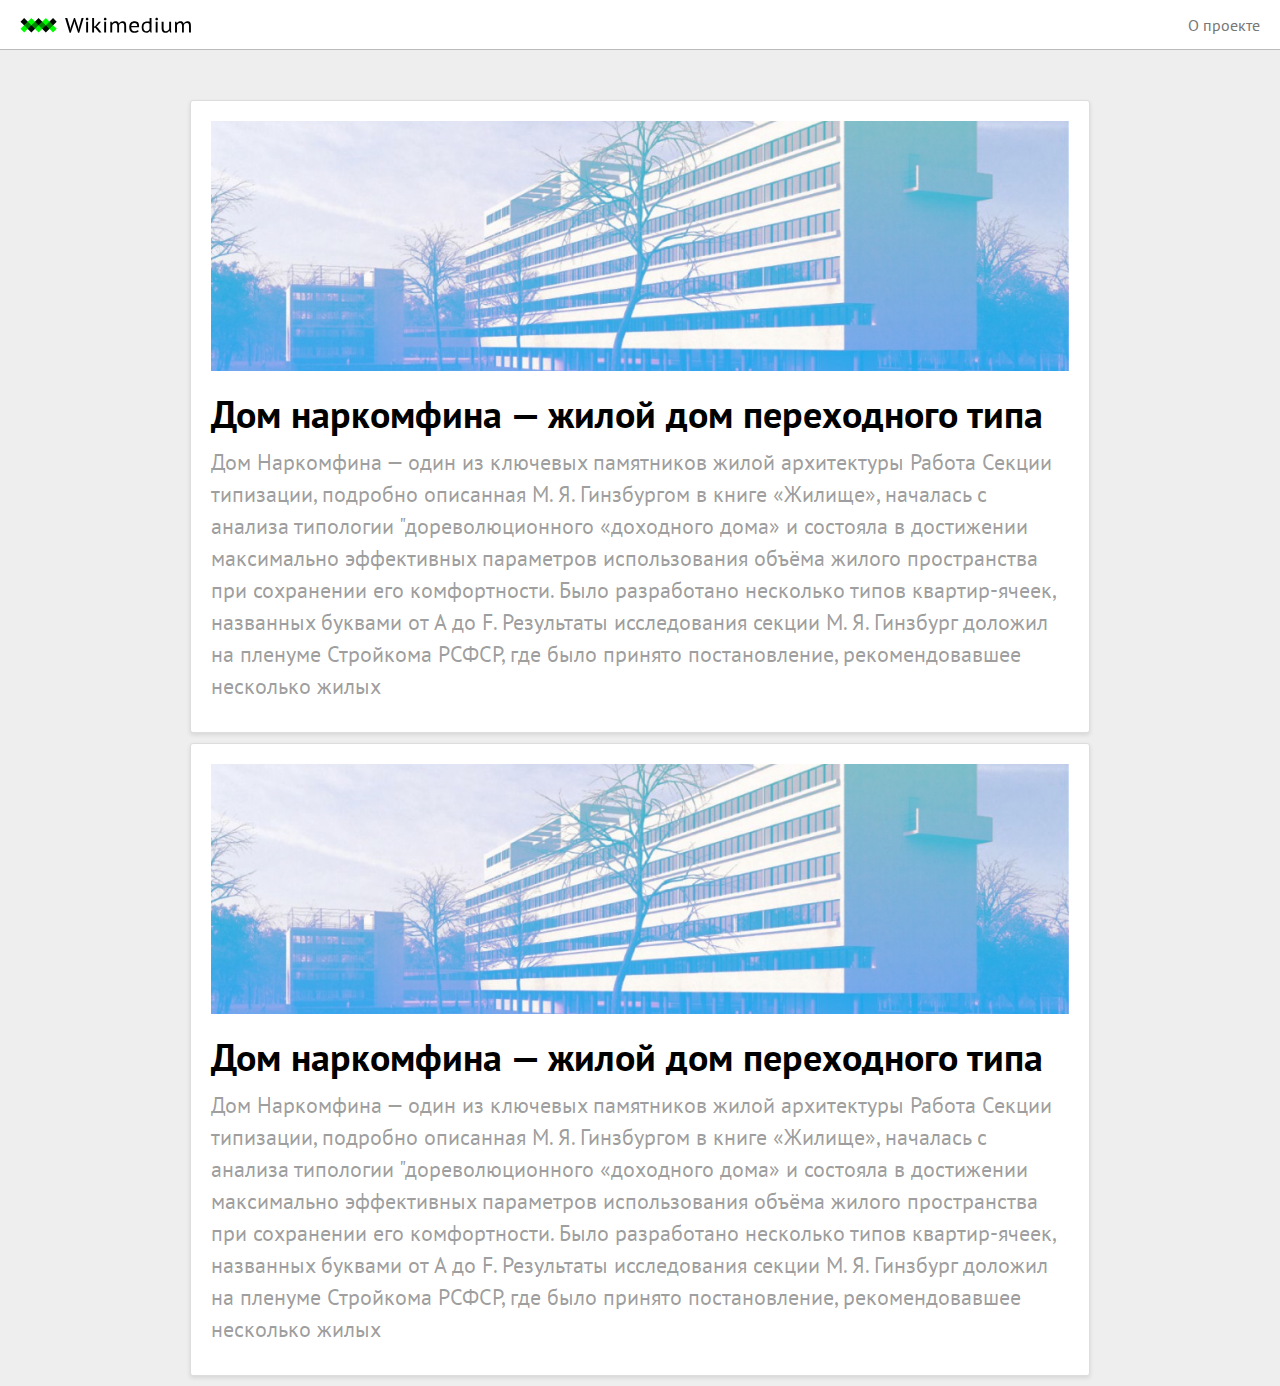
<file: index.html>
<html>
<head>
    <meta charset="UTF-8">
    <meta name="viewport" content="width=device-width, initial-scale=1.0">
	<link rel="stylesheet" href="css/style.css">
	<link rel="icon" type="image/x-icon" href="images/favicon.ico" />
	<link rel="icon" type="image/png" href="images/favicon.png" />
    <meta property="og:type" content="article">
    <meta property="og:url" content="m1d45.gighub.io">
    <meta property="og:title" content="Викимедиум">
    <meta property="og:description" content="Учебный проект для изучения HTML/CSS">
    <meta property="og:image" content="">
    <meta http-equiv="X-UA-Compatible" content="ie=edge">
    <title>Document</title>
    <style>
        body {
            background-color: #eee;
        }
    </style>
</head>
<body>
    <div class="menubar">
        <!-- <a href="narkomfin.html">Лента</a> -->
        <img src="images/logo.svg" alt="">
        <a href="about.html">О проекте</a>
    </div>
    <div class='index_item'>
        <img src="images/narkomfin.jpg" alt="">
        <h1>Дом наркомфина — жилой дом переходного типа</h1>
		<p class="main-explanation">
			<strong>Дом Наркомфина</strong> — один из ключевых памятников жилой архитектуры Работа Секции типизации, подробно описанная М. Я. Гинзбургом в книге «Жилище», началась с анализа типологии "дореволюционного «доходного дома» и состояла в достижении максимально эффективных параметров использования объёма жилого пространства при сохранении его комфортности. Было разработано несколько типов квартир-ячеек, названных буквами от A до F. Результаты исследования секции М. Я. Гинзбург доложил на пленуме Стройкома РСФСР, где было принято постановление, рекомендовавшее несколько жилых
            <a href="narkomfin.html"></a>
		</p>
    </div>
    <div class='index_item'>
        <img src="images/narkomfin.jpg" alt="">
        <h1>Дом наркомфина — жилой дом переходного типа</h1>
		<p class="main-explanation">
			<strong>Дом Наркомфина</strong> — один из ключевых памятников жилой архитектуры Работа Секции типизации, подробно описанная М. Я. Гинзбургом в книге «Жилище», началась с анализа типологии "дореволюционного «доходного дома» и состояла в достижении максимально эффективных параметров использования объёма жилого пространства при сохранении его комфортности. Было разработано несколько типов квартир-ячеек, названных буквами от A до F. Результаты исследования секции М. Я. Гинзбург доложил на пленуме Стройкома РСФСР, где было принято постановление, рекомендовавшее несколько жилых
            <a href="narkomfin.html"></a>
		</p>
    </div>
</body>
</html>
</file>
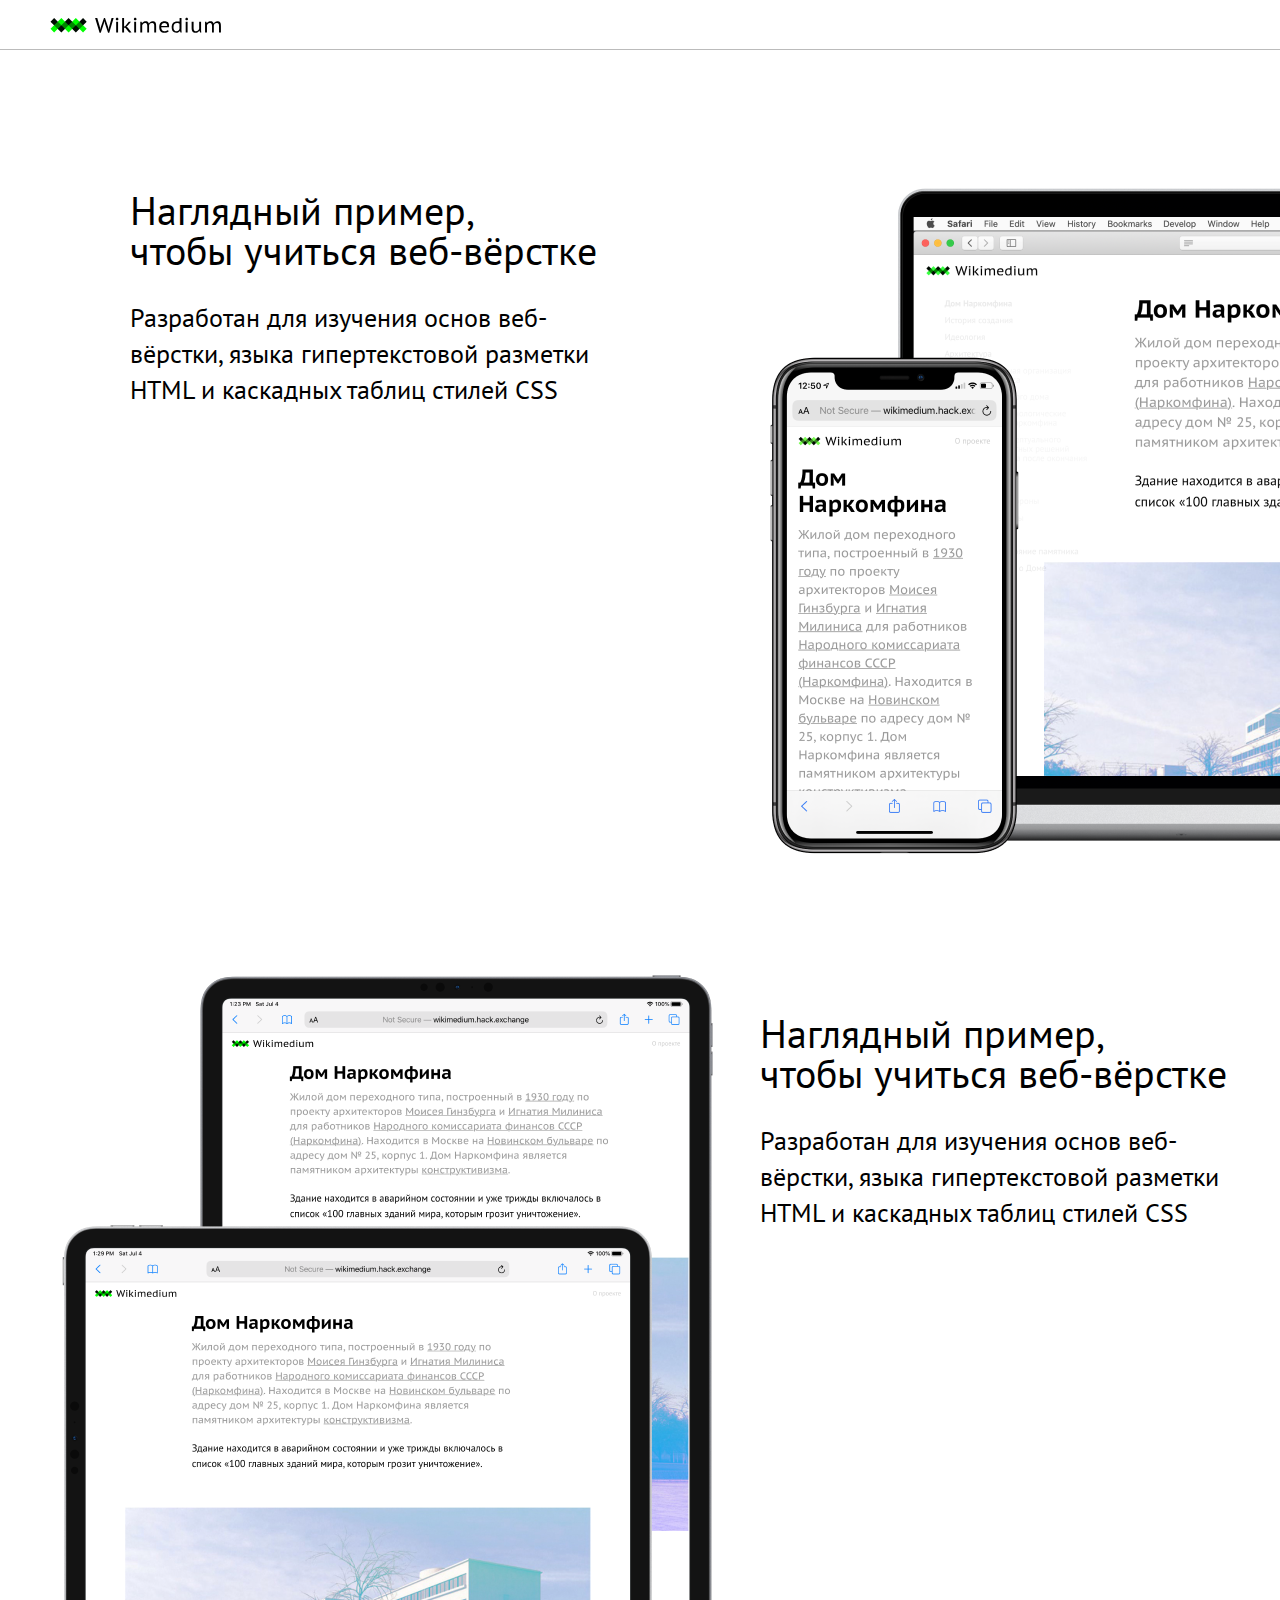
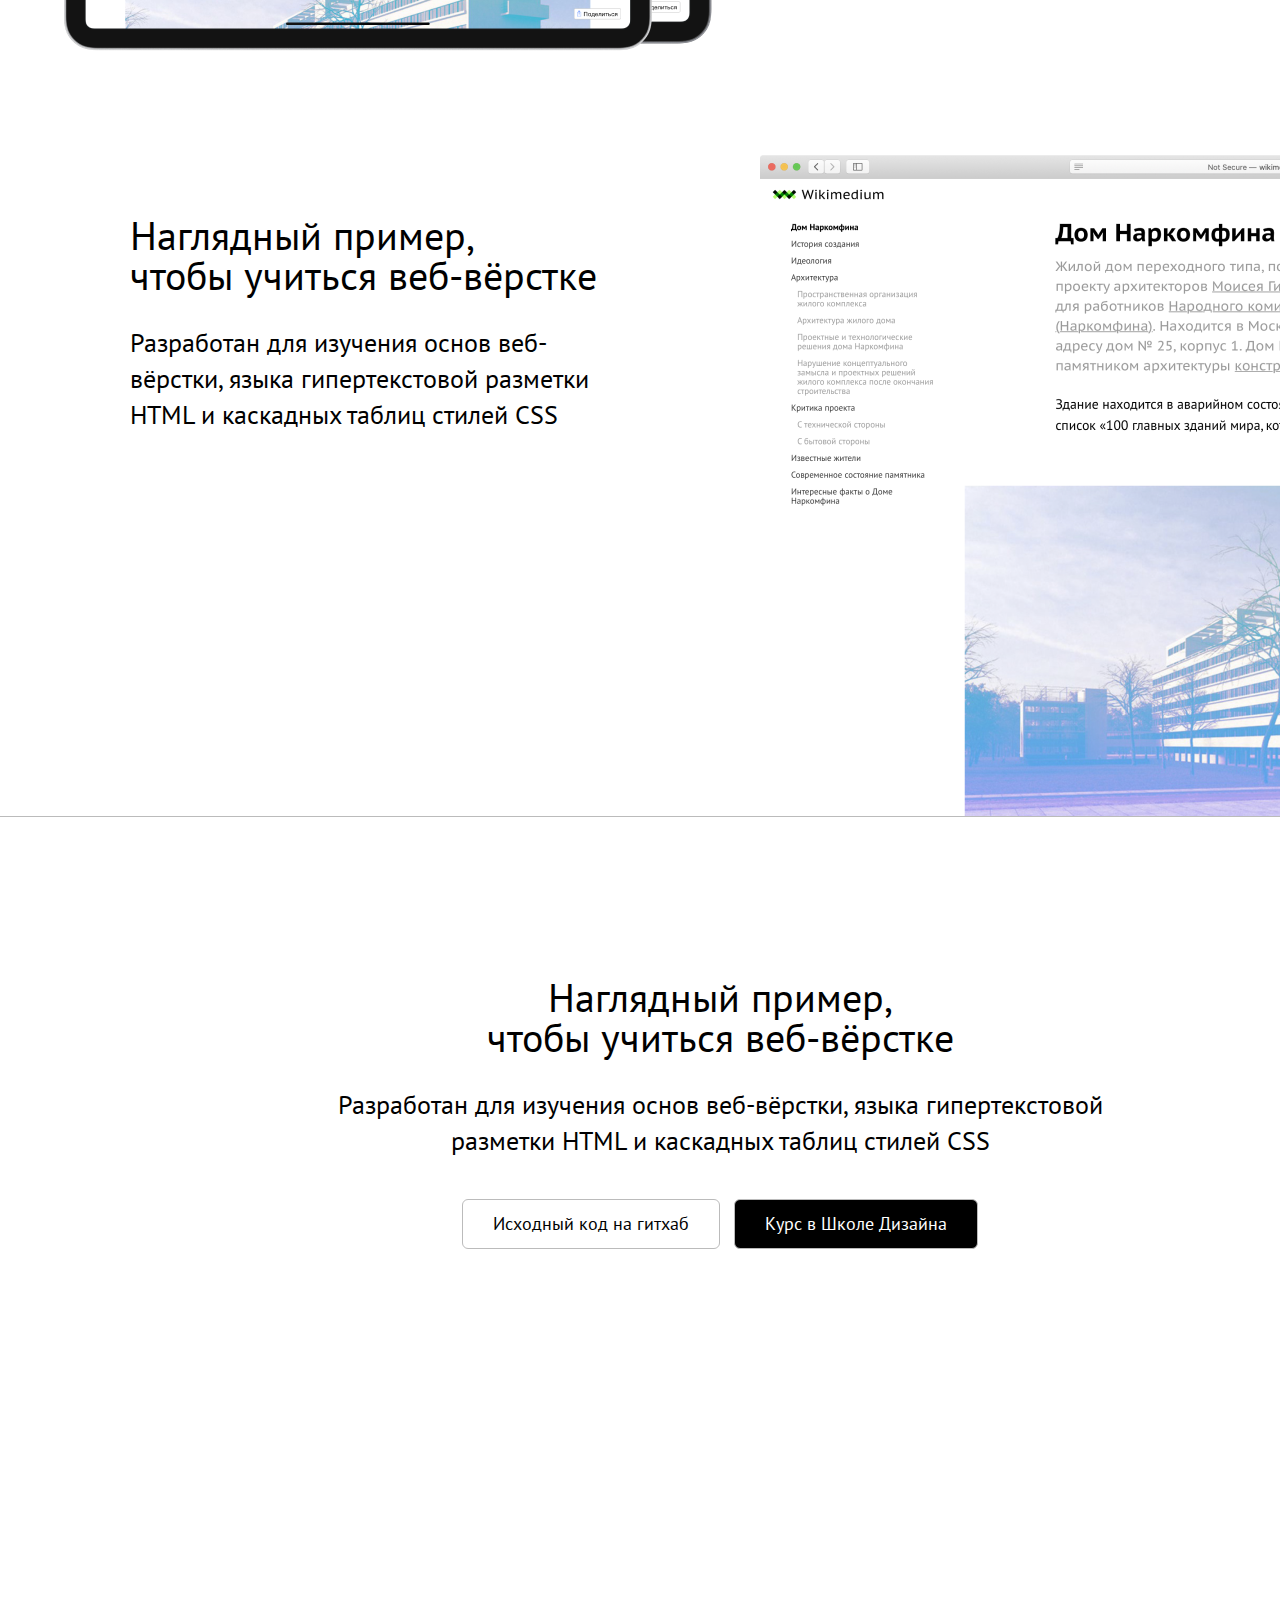
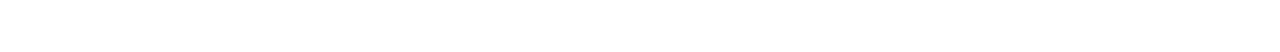
<file: about.html>
<html>
<head>
    <meta charset="UTF-8">
    <meta name="viewport" content="width=device-width, initial-scale=1.0">
    <meta http-equiv="X-UA-Compatible" content="ie=edge">
    <title>О проекте</title>
    <link rel="stylesheet" href="css/style.css">
    <link rel="stylesheet" href="css/about.css">
    <link rel="icon" type="image/x-icon" href="images/favicon.ico" />
	<link rel="icon" type="image/png" href="images/favicon.png" />
    <style>
        html {
            /* background: grey; */
            display: block;
            height: 100%;
        }
        body {
            width: 1440px;
            height: 3252px;
            background: white;
            display: block;
            position: relative;
            margin: 0 auto;
        }

        /* body::before {
            background: url(images/1440.jpg);
            position: absolute;
            content: "";
            left: 0;
            top: 0;
            width: 100%;
            height: 100%;
            opacity: .2;
        } */
    </style>
</head>
<body>
    <div class="menubar">
        <a href="index.html"><img src="images/logo.svg" alt=""></a>
        <a href="about.html">Раздел 1</a>
    </div>
    <section>
        <div>
            <h2>Наглядный пример,<br>чтобы учиться веб-вёрстке</h2>
            <p>Разработан для изучения основ веб-вёрстки, языка гипертекстовой разметки HTML и каскадных таблиц стилей CSS</p>
        </div><!--
    --><div>
            <img src="images/about1.png" alt="">
        </div>
    </section>


    <section>
        <div>
            <img src="images/about2.png" alt="">
        </div><!--
        --><div>
            <h2>Наглядный пример,<br>чтобы учиться веб-вёрстке</h2>
            <p>Разработан для изучения основ веб-вёрстки, языка гипертекстовой разметки HTML и каскадных таблиц стилей CSS</p>
        </div>
    </section>

    <section>
        <div>
            <h2>Наглядный пример,<br>чтобы учиться веб-вёрстке</h2>
            <p>Разработан для изучения основ веб-вёрстки, языка гипертекстовой разметки HTML и каскадных таблиц стилей CSS</p>
        </div><!--
    --><div>
            <img src="images/about3.png" alt="">
        </div>
    </section>

    <section class="bottom_block">
        <h2>Наглядный пример,<br>чтобы учиться веб-вёрстке</h2>
        <p>Разработан для изучения основ веб-вёрстки, языка гипертекстовой разметки HTML и каскадных таблиц стилей CSS</p>
        <a href="">Исходный код на гитхаб</a>
        <a class="btn_black" href="">Курс в Школе Дизайна</a>
    </section>
</body>
</html>
</file>
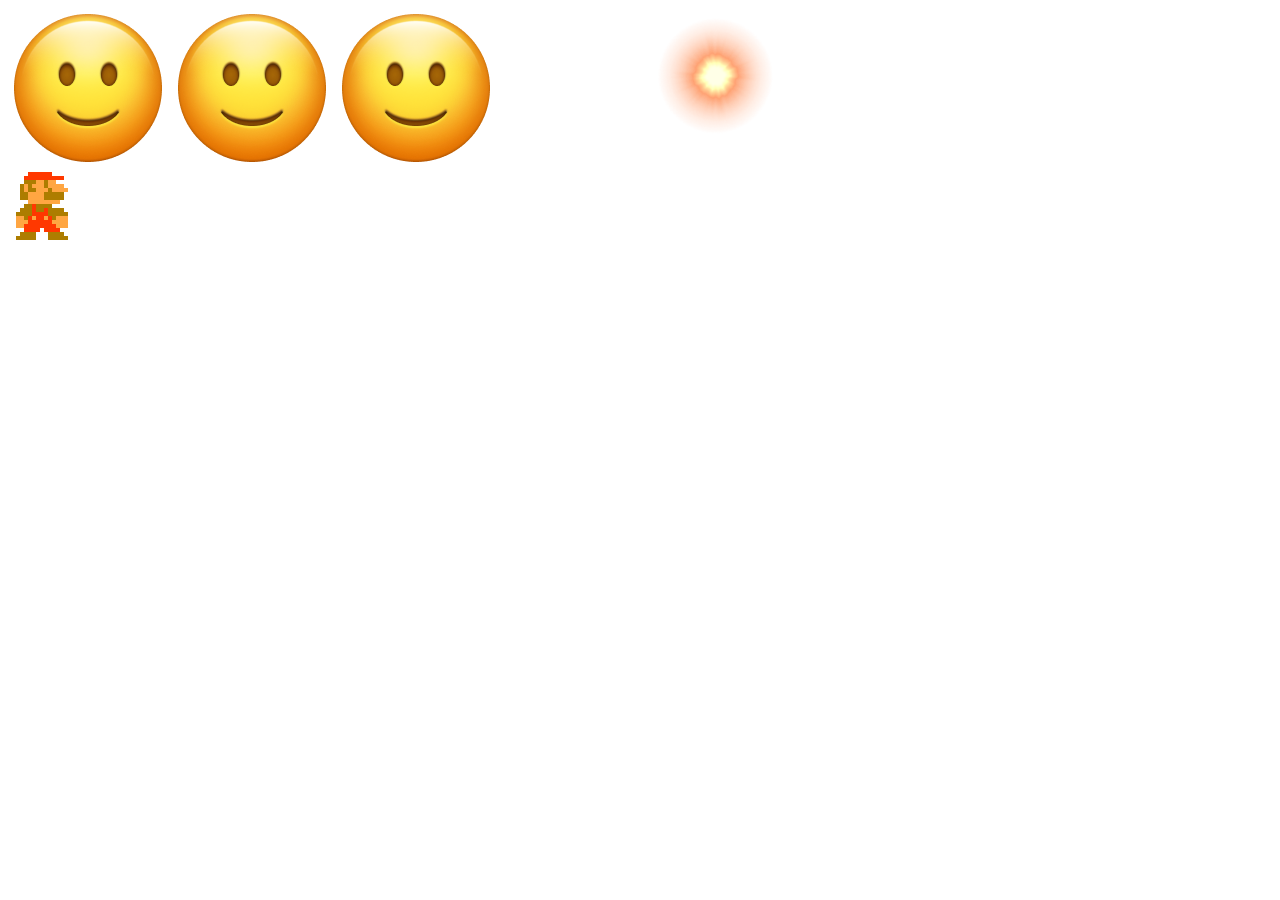
<file: animation-2.html>
<html>
<head>
    <meta charset="UTF-8">
    <meta name="viewport" content="width=device-width, initial-scale=1.0">
    <meta http-equiv="X-UA-Compatible" content="ie=edge">
    <title>Animation-2</title>
    <style>
        .mario {
            width: 68px;
            height: 68px;
            display: block;
            position: relative;
            background: url('images/mario-walk-n-jump-68.png');
        }

        .path {
            width: 68px;
            height: 68px;
            display: block;
            position: absolute;
            animation: path 4s linear infinite;
        }

        .walk {
            animation: walk .4s steps(1) infinite;
        }
        .jump {
            animation: jump 4s steps(1) infinite;
            position: absolute;
            top: 0;
            left: 0;
        }

        .emoji {
            width: 160px;
            height: 160px;
            display: inline-block;
            position: relative;
            background: url('images/emoji-120.png');
        }
        .emoji-m{
            width: 160px;
            height: 160px;
            display: block;
            position: absolute;
            top: 0;
            left: 0;
            background: url('images/emoji-120.png');
            background-position: -160px top;
        }

        .emoji-e{
            width: 160px;
            height: 160px;
            display: block;
            position: absolute;
            top: 0;
            left: 0;
            background: url('images/emoji-120.png');
            background-position: -640px top;
        }

        .smile {
            animation: smile 1s steps(1) alternate infinite;
        }
        .blink {
            animation: blink 1s steps(1) alternate infinite;
        }

        .emoji:hover .blink,
        .emoji:hover .smile{
            animation-play-state: paused;
        }

        .blast {
            width: 151px;
            height: 151px;
            display: block;
            position: absolute;
            background: url('images/blast-151.png');
            animation: blast 1s steps(1) infinite;
            left: 50%;
            top: 0;
        }

        @keyframes smile {
            0% {background-position: -160px top;}
            33% {background-position: -320px top;}
            66% {background-position: -479px top;}
        }

        @keyframes blink {
            0% {background-position: -640px top;}
            33% {background-position: -800px top;}
            66% {background-position: -960px top;}
        }

        @keyframes spin {
            0% {transform: rotate(0deg);}
            100% {transform: rotate(-360deg);}
        }

        @keyframes blast {
          0% {background-position: 0px 0; opacity: 0;}
          3% {background-position: 0px 0; opacity: 1;}
          6% {background-position: -151px 0;}
          9% {background-position: -302px 0;}
          12% {background-position: -453px 0;}
          15% {background-position: -604px 0;}
          18% {background-position: -755px 0;}
          21% {background-position: -906px 0;}
          24% {background-position: -1057px 0;}
          27% {background-position: 0px -151px;}
          30% {background-position: -151px -151px;}
          33% {background-position: -302px -151px;}
          36% {background-position: -453px -151px;}
          39% {background-position: -604px -151px;}
          42% {background-position: -755px -151px;}
          45% {background-position: -906px -151px;}
          48% {background-position: -1057px -151px;}
          51% {background-position: 0px -302px;}
          54% {background-position: -151px -302px;}
          57% {background-position: -302px -302px;}
          60% {background-position: -453px -302px;}
          63% {background-position: -604px -302px;}
          66% {background-position: -755px -302px;}
          69% {background-position: -906px -302px;}
          72% {background-position: -1057px -302px;}
          75% {background-position: 0px -453px;}
          78% {background-position: -151px -453px;}
          81% {background-position: -302px -453px;}
          84% {background-position: -453px -453px;}
          87% {background-position: -604px -453px;}
          90% {background-position: -755px -453px;}
          93% {background-position: -906px -453px;}
          96% {background-position: -1057px -453px;}
        }

        @keyframes walk {
            0% { background-position: 0px top;}
            25% { background-position: -68px top;}
            50% { background-position: -136px top;}
            75% { background-position: -204px top;}
        }

        @keyframes jump {
            0% {opacity: 0;}
            48% {background-position: -272px top; opacity: 1;}
            50% {background-position: -340px top; opacity: 1;}
            52% {background-position: -340px top; opacity: 0;}
            100% {opacity: 0;}
        }

        @keyframes path {
            0% {left: -68px; top: 200px;}
            48% {left: 48%; top: 200px;}
            50% {left: 50%; top: 100px;}
            52% {left: 52%; top: 200px;}
            100% {left: 100%; top: 200px;}
        }

    </style>
</head>
<body>
    <div class="emoji">
        <div class="emoji-m smile"></div>
        <div class="emoji-e blink"></div>
    </div>
    <div class="emoji" style='animation: spin 2s infinite'>
        <div class="emoji-m smile"></div>
        <div class="emoji-e blink"></div>
    </div>
    <div class="emoji">
        <div class="emoji-m smile"></div>
        <div class="emoji-e blink"></div>
    </div>


    <div class="blast"></div>

    <div class="path">
        <div class="mario walk"></div>
        <div class="mario jump"></div>
    </div>
</body>
</html>
</file>
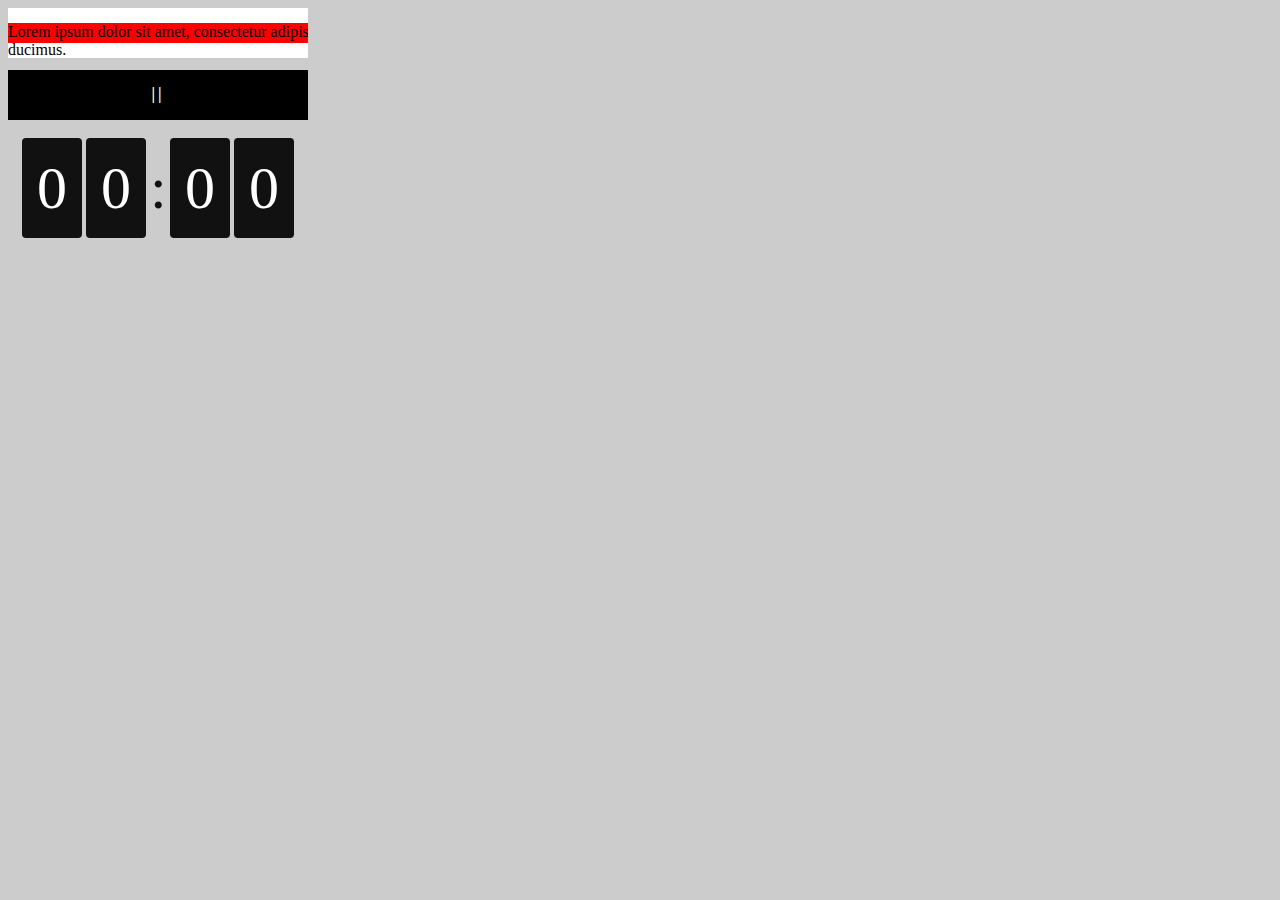
<file: animation-4.html>
<html>
<head>
    <meta charset="UTF-8">
    <meta name="viewport" content="width=device-width, initial-scale=1.0">
    <meta http-equiv="X-UA-Compatible" content="ie=edge">
    <title>Document</title>
    <style>
        body {
            background: #ccc;
        }
        * {
            box-sizing: border-box;
        }

        .btn {
            width: 300px;
            height: 50px;
            background: black;
            color: white;
            padding: 15px 0;
            text-align: center;
            font-weight: bold;
            letter-spacing: 3px;
            transition: all 2s;
            margin-bottom: 10px;
            position: absolute;
            top: 70px;
        }

        .btn:hover {
            background: red;
            transition: all .2s;
        }

        .btn:hover ~ .container > .row {
            animation-play-state: paused;
        }

        .container {
            width: 300px;
            height: 50px;
            background: white;
            position: relative;
            padding: 15px 0;
            overflow: hidden;
            margin-bottom: 80px;;
        }

        .row {
            display: block;
            position: absolute;
            /* left: -800px; */
            height: 20px;
            width: 1100px;
            background: red;
            animation: row-move 6s linear infinite;
            /* animation-delay: -28s; */
        }

        .clock {
            width: 300px;
            height: 100px;
            position: relative;
            text-align: center;
        }

        .cl-e {
            display: inline-block;
            background: #111;
            color: white;
            width: 60px;
            height: 100px;
            border-radius: 4px;
            vertical-align: top;
            position: relative;
            overflow: hidden;
        }

        .cl-d {
            display: inline-block;
            color: #111;
            width: 16px;
            height: 100px;
            vertical-align: top;
            line-height: 100px;
            font-size: 60px;
            animation: blink .5s linear alternate infinite;
        }

        .num {
            width: 60px;
            line-height: 100px;
            font-size: 60px;
            position: absolute;
        }

        .sec-e {
            animation: sec 1s linear infinite;
        }

        .sec-d {
            animation: dec 6s steps(6) infinite;
        }

        .min-e {
            animation: sec 60s steps(10) infinite;
        }

        .min-d {
            animation: dec 360s steps(6) infinite;
        }

        @keyframes blink {
            0% {opacity: 1;}
            100% {opacity: 0;}
        }

        @keyframes row-move {
            0% {right: -800px;}
            100% {right: calc(100% - 304px);}
        }

        @keyframes sec {
            0% {top:0;}
            100% {top: -1000%;}
        }

        @keyframes dec {
            0% {top:0;}
            100% {top: -600%;}
        }

    </style>
</head>
<body>

    <div class="btn">
        ||
    </div>
    <div class="container">
        <div class="row">
            Lorem ipsum dolor sit amet, consectetur adipisicing elit. Porro consequuntur ullam tempora consectetur ducimus deleniti  consequuntur ullam tempora consectetur ducimus.
        </div>
    </div>

    <div class="clock">
        <div class="cl-e">
            <div class="num min-d">
                0 1 2 3 4 5
            </div>
        </div>
        <div class="cl-e">
            <div class="num min-e">
                0 1 2 3 4 5 6 7 8 9 0
            </div>
        </div>
        <div class="cl-d">:</div>
        <div class="cl-e">
            <div class="num sec-d">
                0 1 2 3 4 5
            </div>
        </div>
        <div class="cl-e">
            <div class="num sec-e">
                0 1 2 3 4 5 6 7 8 9 0
            </div>
        </div>
    </div>


</body>
</html>
</file>
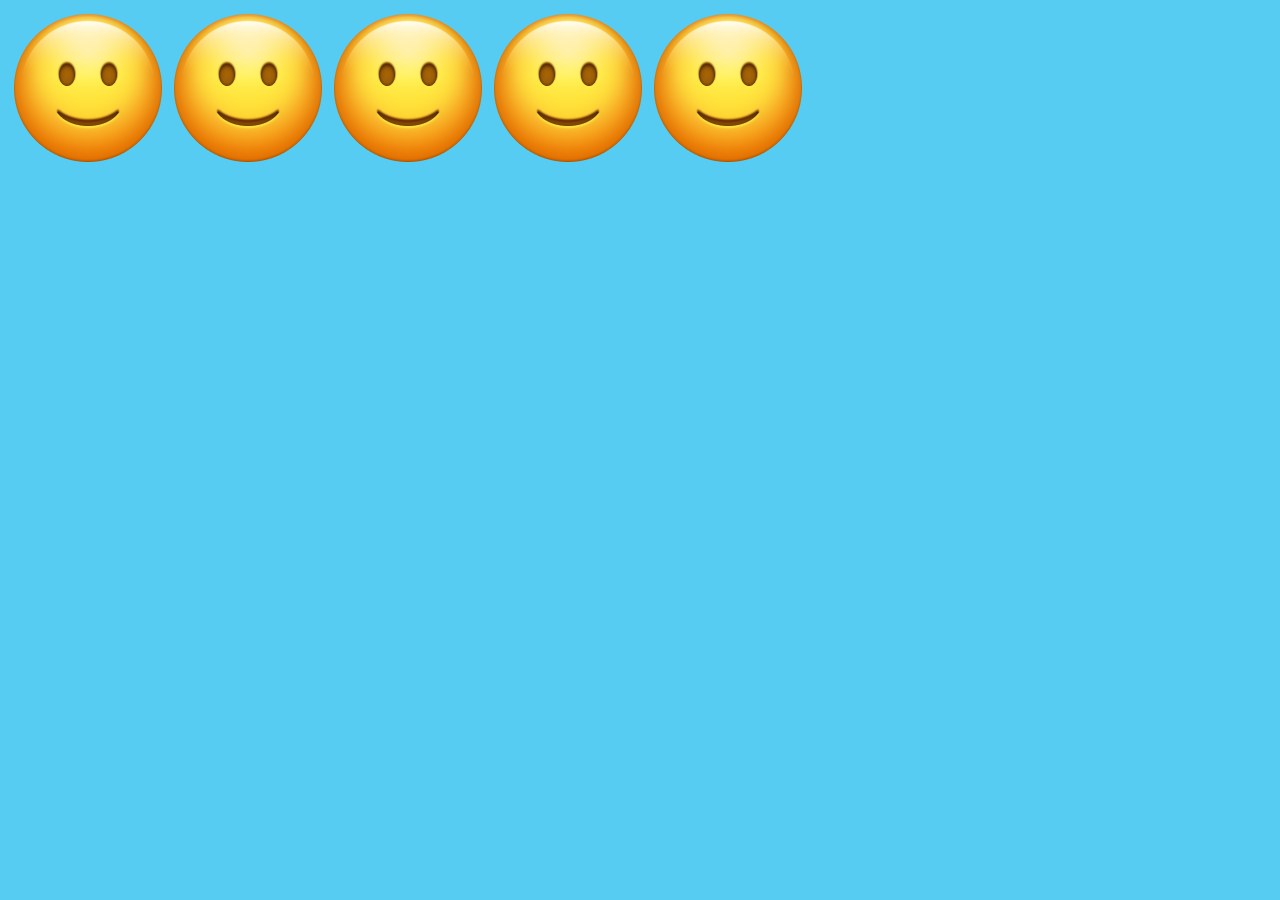
<file: animation-emoji.html>
<!DOCTYPE html>
<html lang="en" dir="ltr">
  <head>
    <meta charset="utf-8">
    <title>Emoji</title>
    <style>
    body {
      background: #56CCF2;
    }
    .emojies {
      display: flex;
      flex-wrap: wrap;
    }

    .emoji {
        width: 160px;
        height: 160px;
        display: inline-block;
        position: relative;
        background: url('images/emoji-160.png');
    }

    .normal-mood {
        animation: normal-mood 1.5s steps(1) infinite;
    }
    .laugh-mood {
        animation: laugh-mood 1.5s steps(1) infinite;
    }
    .crazy-mood {
        animation: crazy-mood 1.5s steps(1) infinite;
    }
    .love-mood {
        animation: love-mood 1.5s steps(1) infinite;
    }
    .thinking-mood {
        animation: thinking-mood 1.5s steps(1) infinite;
    }

    @keyframes normal-mood {
        0%  {background-position: 0px top;}
        33% {background-position: -160px top;}
        66% {background-position: -320px top;}
    }
    @keyframes laugh-mood {
        0%  {background-position: 0px -160px;}
        33% {background-position: -160px -160px;}
        66% {background-position: -320px -160px;}
    }
    @keyframes crazy-mood {
        0%  {background-position: 0px -320px;}
        33% {background-position: -160px -320px;}
        66% {background-position: -320px -320px;}
    }
    @keyframes love-mood {
        0%  {background-position: 0px -480px;}
        33% {background-position: -160px -480px;}
        66% {background-position: -320px -480px;}
    }
    @keyframes thinking-mood {
        0%  {background-position: 0px -640px;}
        33% {background-position: -160px -640px;}
        66% {background-position: -320px -640px;}
    }

    .emoji:hover{
      animation-play-state: paused;
    }

    </style>
  </head>
  <body>
    <div class="emojies">
      <div class="emoji normal-mood"></div>
      <div class="emoji laugh-mood"></div>
      <div class="emoji crazy-mood"></div>
      <div class="emoji love-mood"></div>
      <div class="emoji thinking-mood"></div>
    </div>
  </body>
</html>
</file>
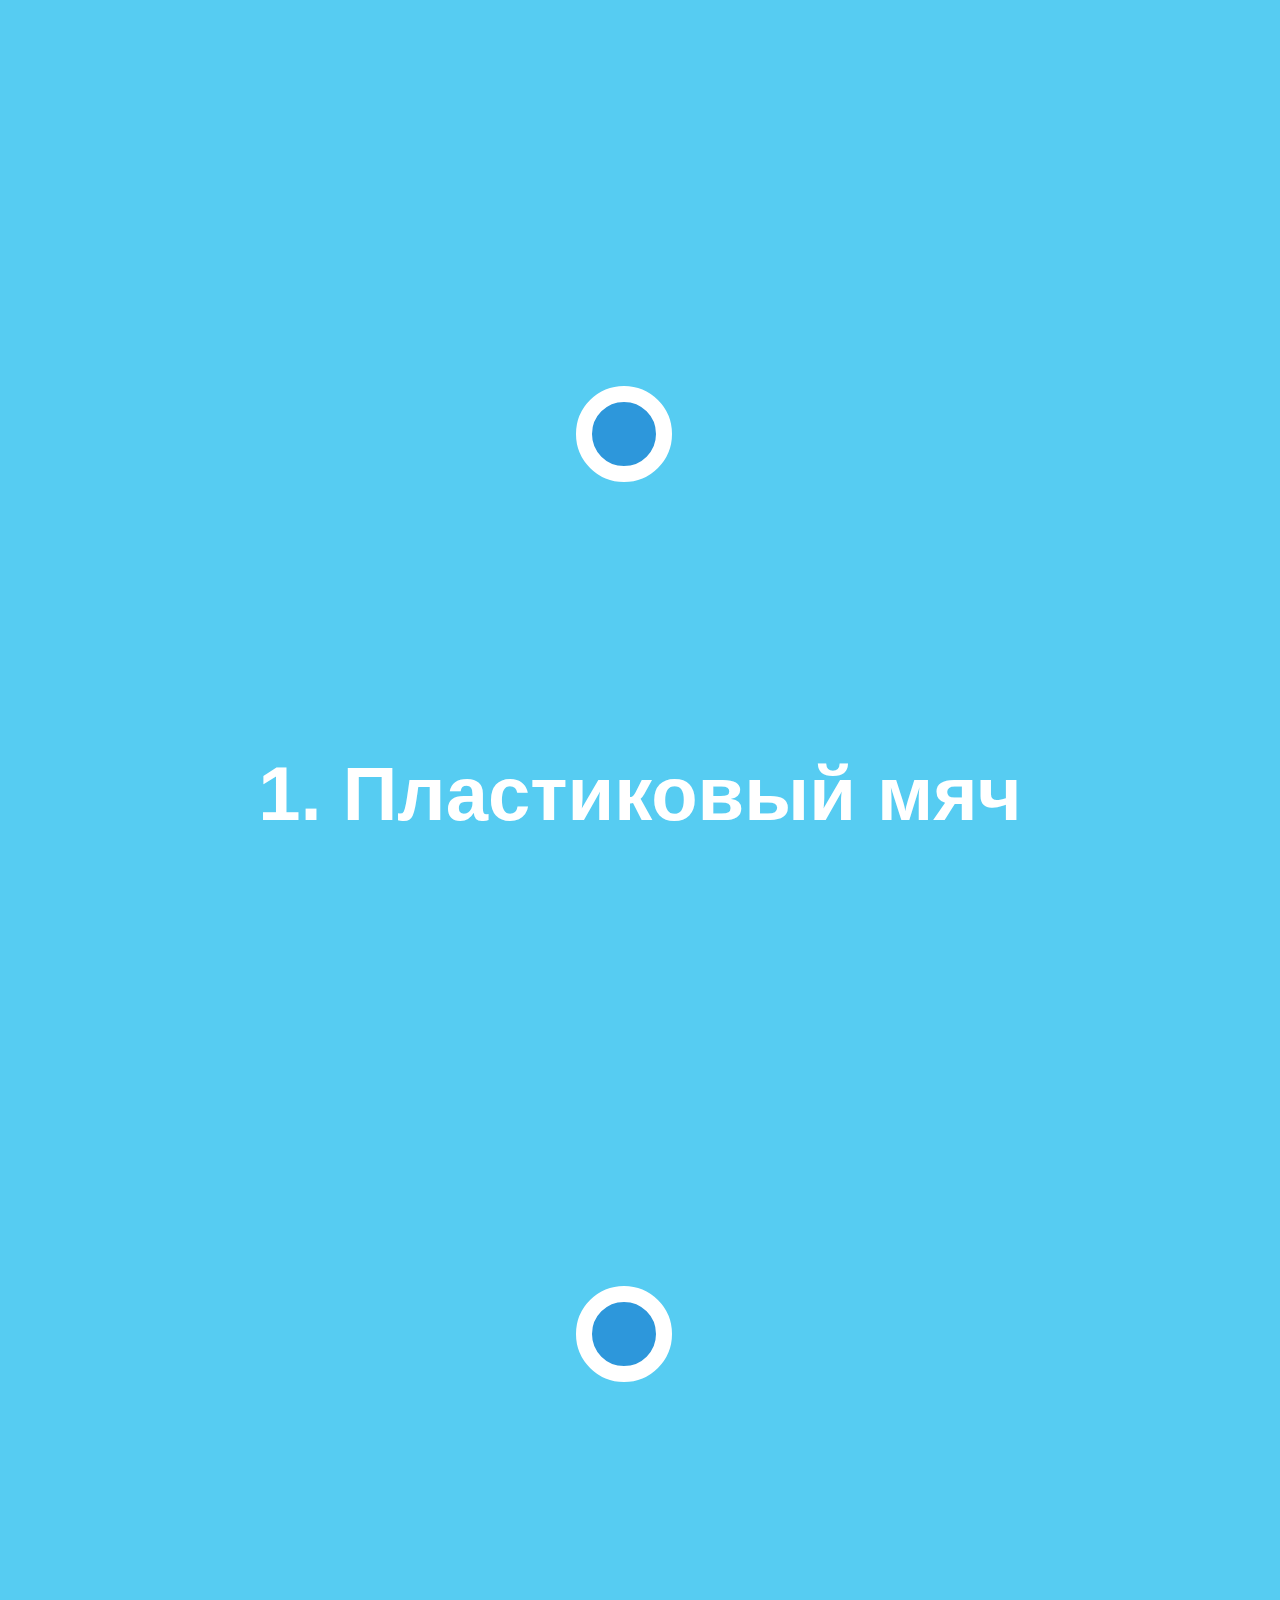
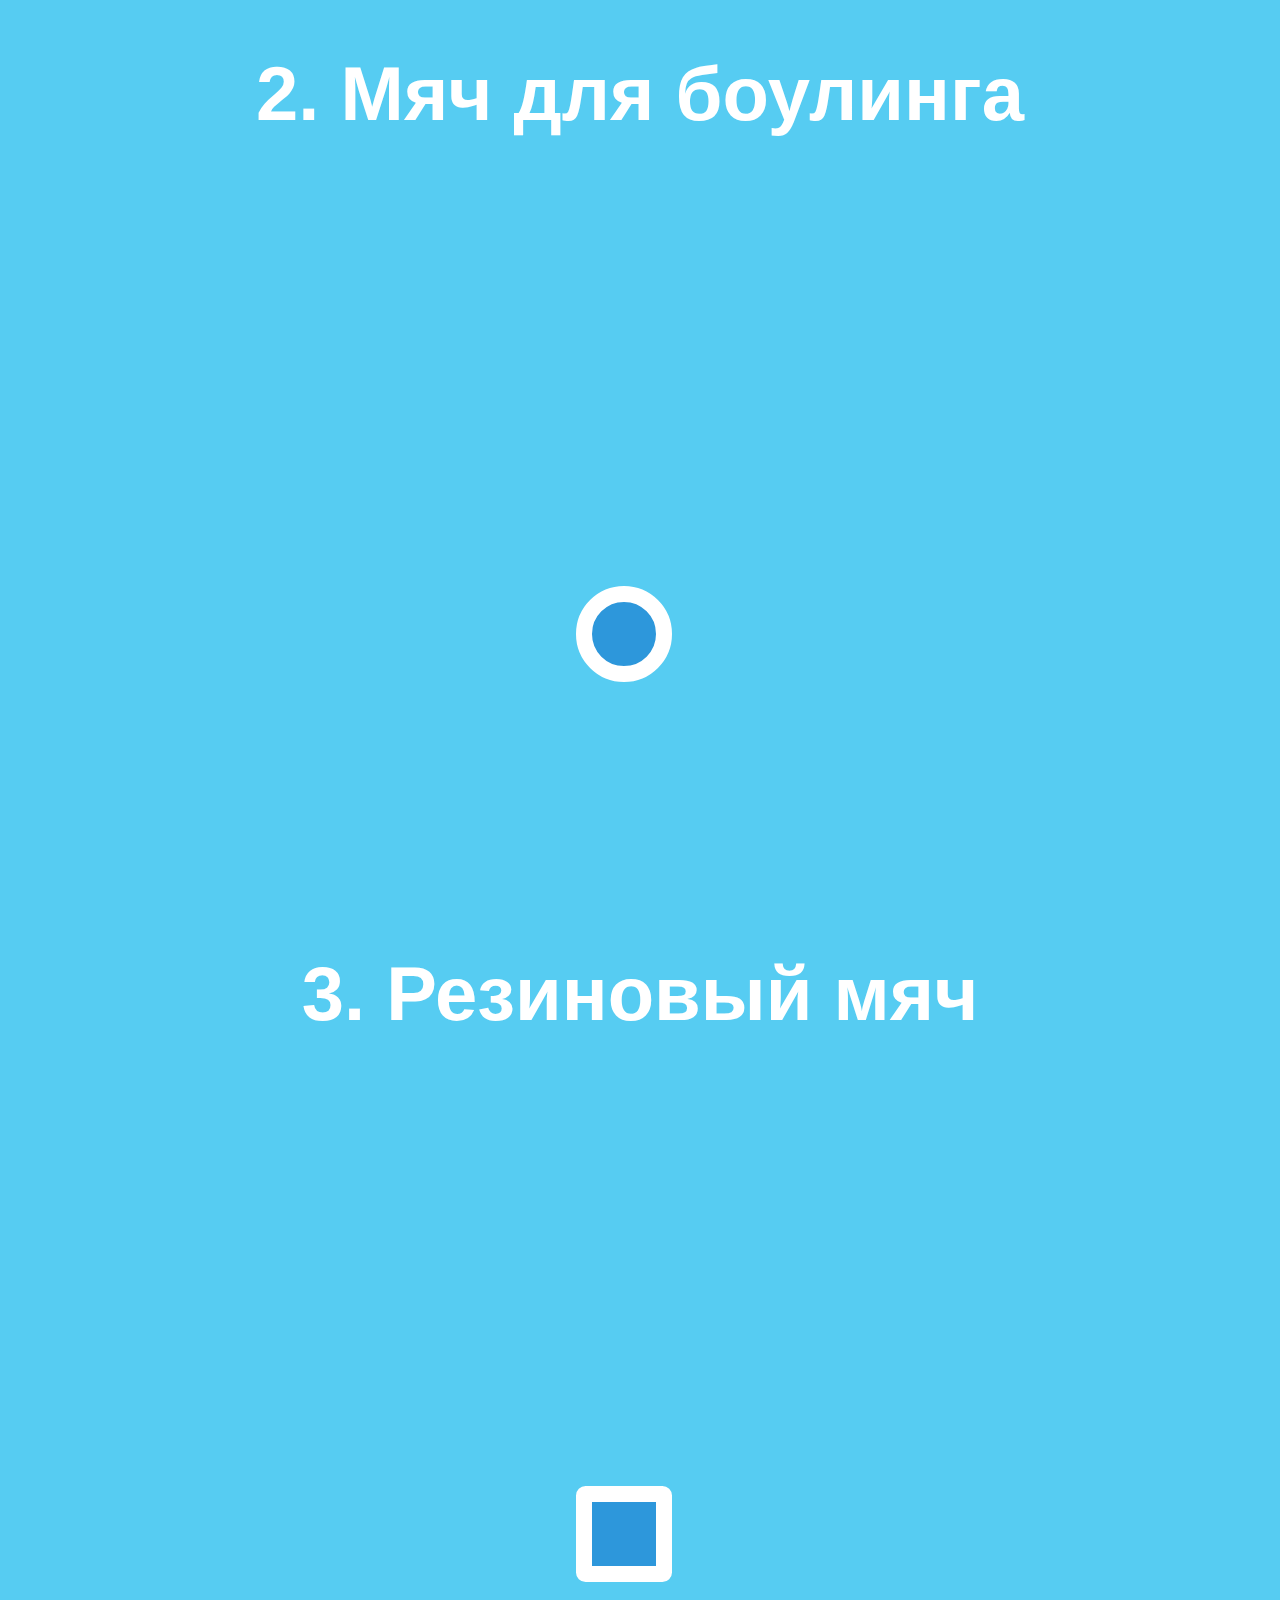
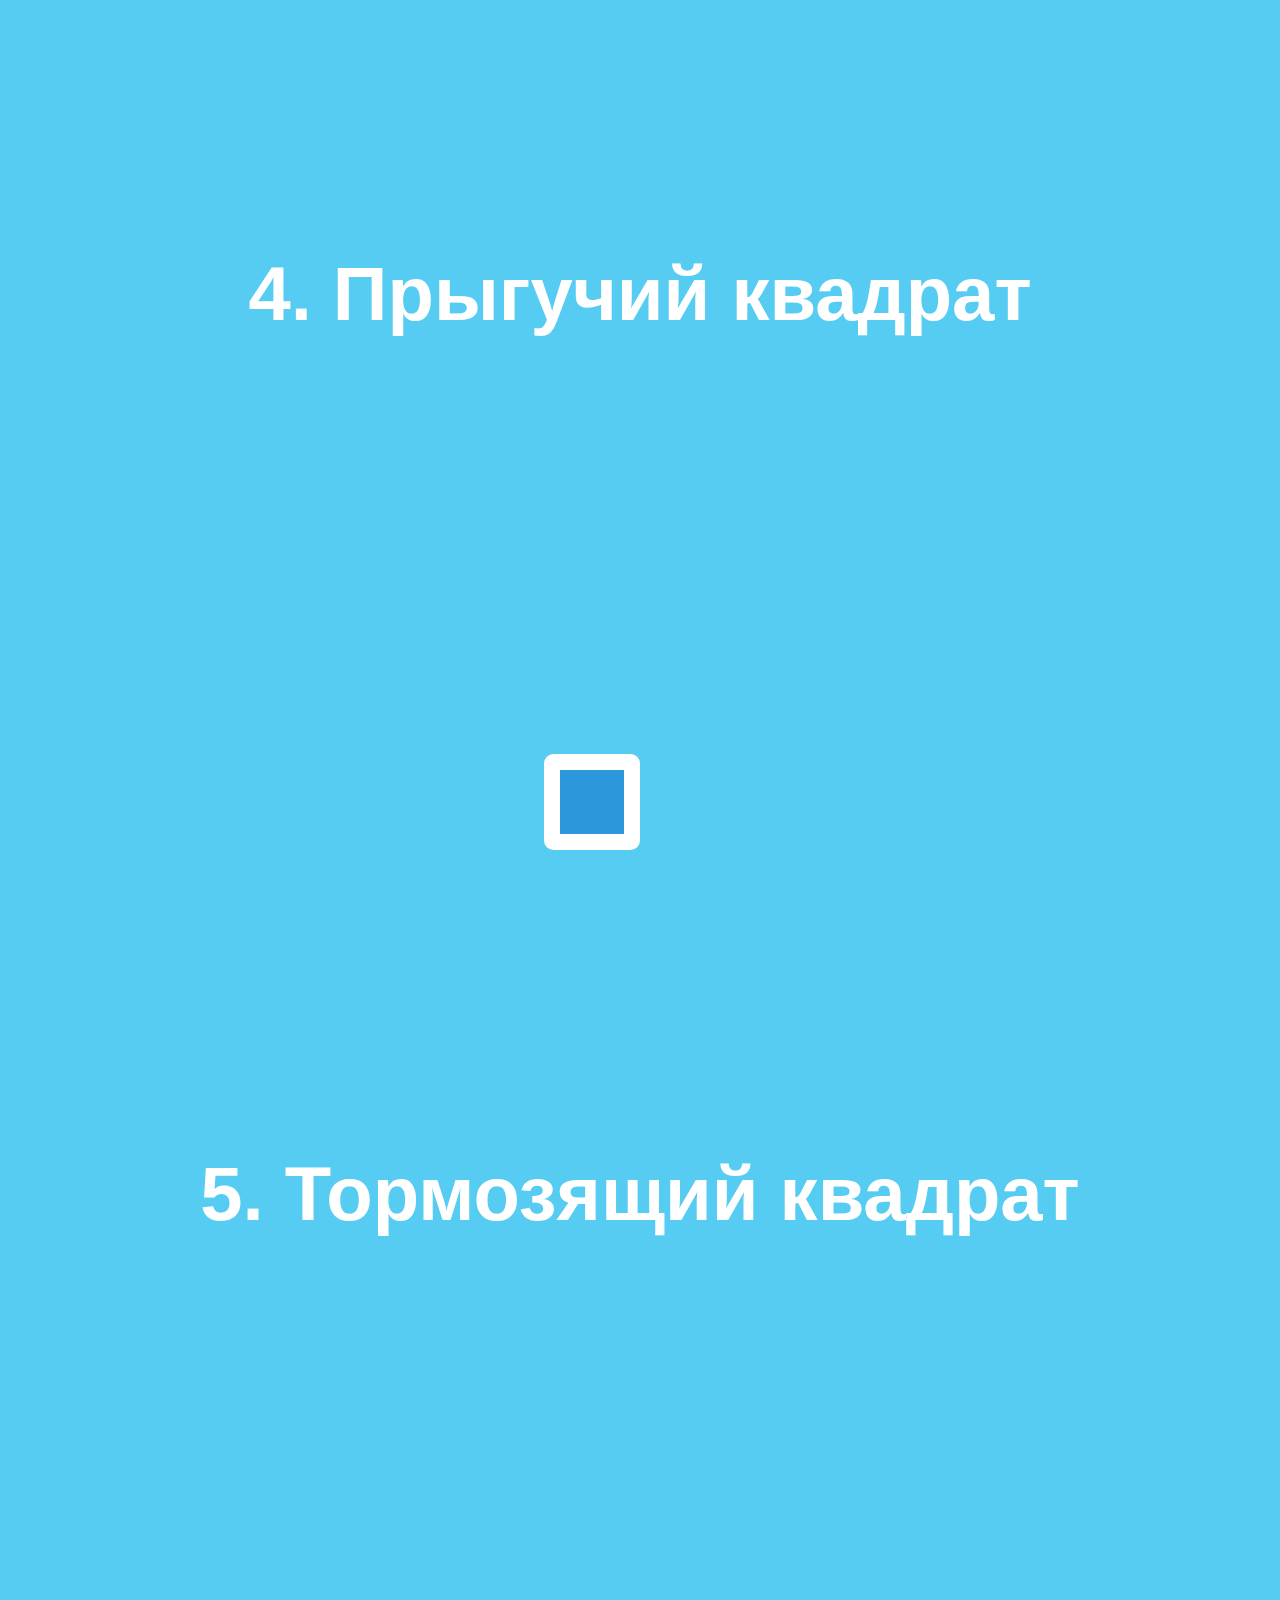
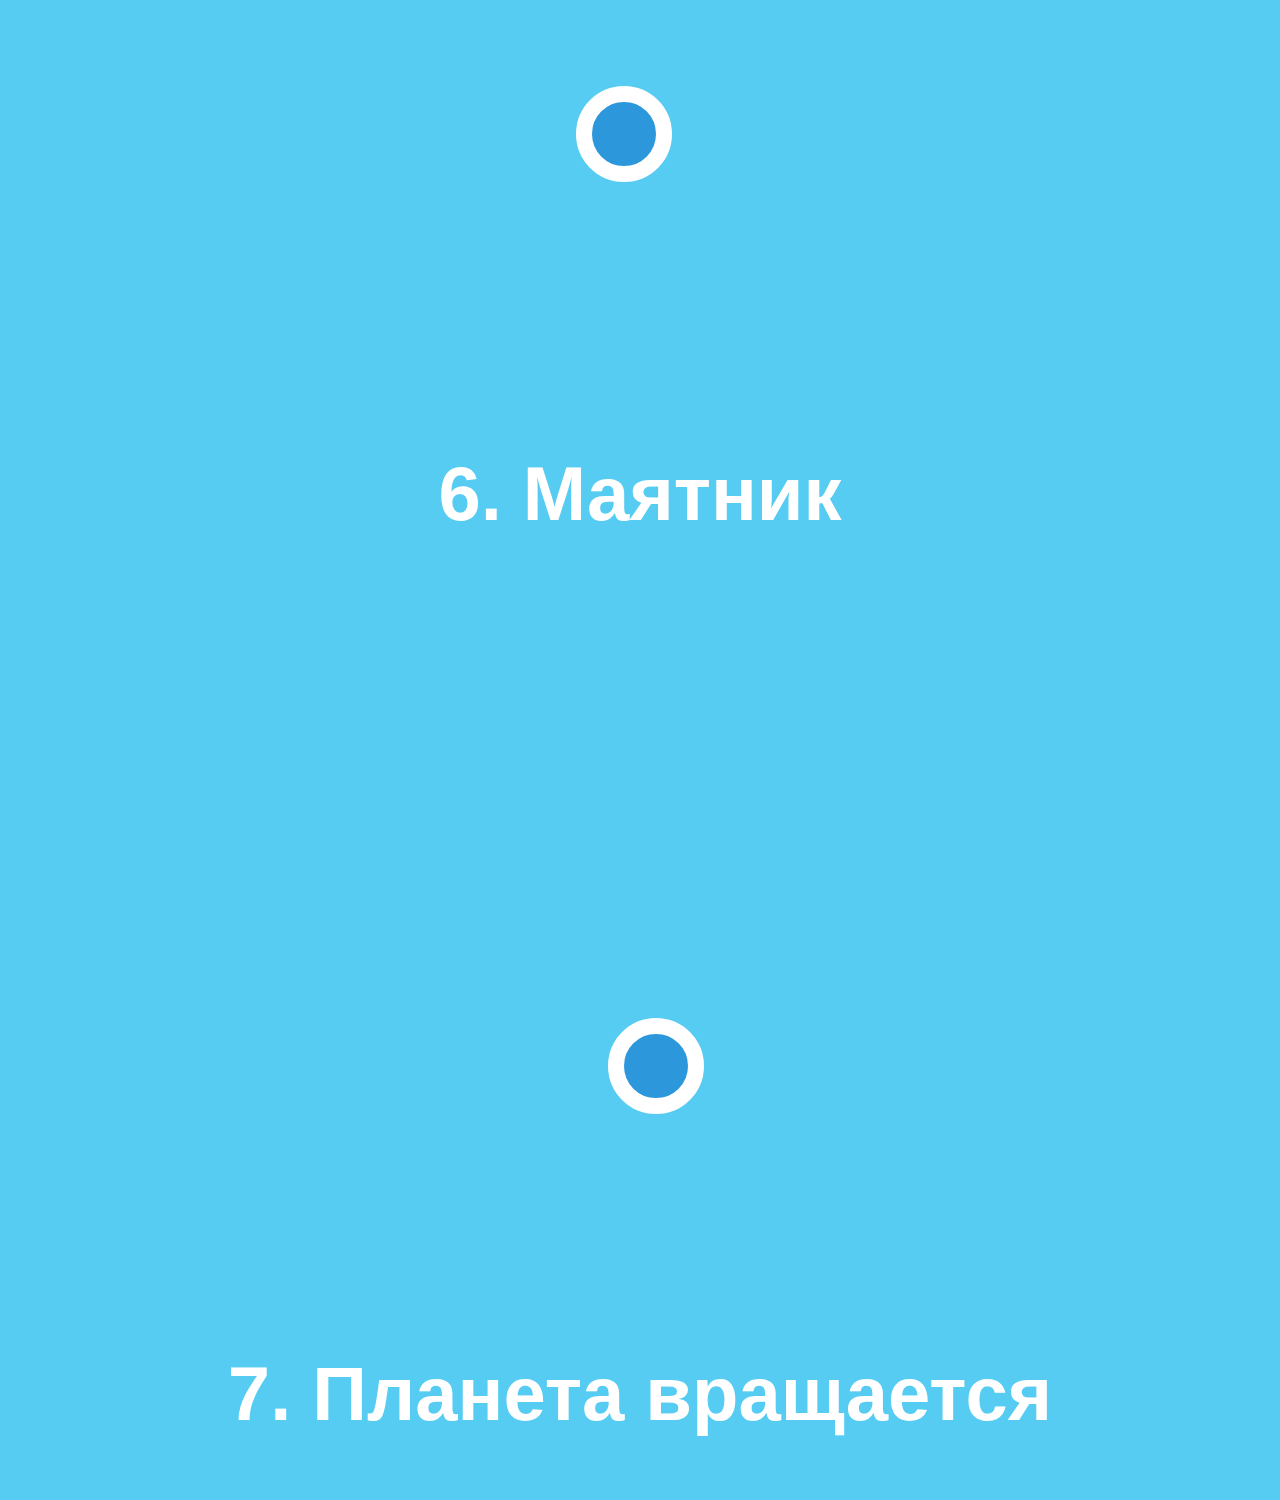
<file: animation.html>
<html>
<head>
    <meta charset="UTF-8">
    <meta name="viewport" content="width=device-width, initial-scale=1.0">
    <meta http-equiv="X-UA-Compatible" content="ie=edge">
    <title>Animation</title>
    <style>

    /******* SEVEN A (Arc) *******/
.sevena .shape-container {
  animation: move-right 3s infinite cubic-bezier(.37,.55,.49,.67);
  position: absolute;
  left: calc(50% - 4em);
  top: calc(50% - 4em);
  animation-play-state: paused;
}
.sevena .shape {
  animation: bounce 3s infinite linear;
  border-radius: 50%;
  position: relative;
  left: auto;
  top: auto;
  animation-play-state: paused;
}

.sevena .shape:hover {
    animation-play-state: running;
}


.sevena-2 .shape-container{
    animation: move-right-2 2.5s infinite cubic-bezier(.17,.67,.81,.9);
}

.sevena-2 .shape {
    animation: bounce-2 2.5s infinite linear;
}

.sevena-3 .shape-container {
    animation: move-right-3 2.8s infinite cubic-bezier(.37,.55,.49,.67);
}

.sevena-3 .shape {
    animation: bounce-3 2.8s infinite linear;
}

.sevena-4 .shape-container {
    animation: move-right-4 1s infinite cubic-bezier(.37,.55,.49,.67);
}

.sevena-4 .shape {
    animation: bounce-4 1s infinite linear;
    border-radius: 10%;
}

.sevena-5 .shape-container {
    animation: move-5 3s infinite;
}

.sevena-5 .shape {
    animation: bounce-5 3s infinite linear;
    border-radius: 60%;
}

.sevena-6 .shape-container {
    position: absolute;
    left: calc(50% - 4em);
    top: calc(50% - 4em);
    animation: move-left-6 2s infinite cubic-bezier(.15,1.15,.94,.87);

}
.sevena-6 .shape {
    border-radius: 10%;
}

.sevena-7 .shape {
  border-radius: 50%;
  animation: size-7 3s infinite;
}

.sevena-7 .shape-container {
    position: absolute;
    left: calc(50%);
    top: calc(50%);
    animation: move-7 3s infinite;
}


/* 1 */
@keyframes move-right {
  0% {
    transform: translateX(-20em);
    opacity: 1;
  }
  80% {
    opacity: 1;
  }
  90%, 100% {
    transform: translateX(20em);
    opacity: 0;
  }
}

@keyframes bounce {
  0% {
    transform: translateY(-8em);
    animation-timing-function: cubic-bezier(.51,.01,.79,.02);
  }
  15% {
    transform: translateY(8em);
    animation-timing-function: cubic-bezier(.19,1,.7,1);
  }
  25% {
    transform: translateY(-4em);
    animation-timing-function: cubic-bezier(.51,.01,.79,.02);
  }
  32.5% {
    transform: translateY(8em);
    animation-timing-function: cubic-bezier(.19,1,.7,1);
  }
  40% {
    transform: translateY(0em);
    animation-timing-function: cubic-bezier(.51,.01,.79,.02);
  }
  45% {
    transform: translateY(8em);
    animation-timing-function: cubic-bezier(.19,1,.7,1);
  }
  50% {
    transform: translateY(3em);
    animation-timing-function: cubic-bezier(.51,.01,.79,.02);
  }
  56% {
    transform: translateY(8em);
    animation-timing-function: cubic-bezier(.19,1,.7,1);
  }
  60% {
    transform: translateY(6em);
    animation-timing-function: cubic-bezier(.51,.01,.79,.02);
  }
  64% {
    transform: translateY(8em);
    animation-timing-function: cubic-bezier(.19,1,.7,1);
  }
  66% {
    transform: translateY(7.5em);
    animation-timing-function: cubic-bezier(.51,.01,.79,.02);
  }
  70%, 100% {
    transform: translateY(8em);
    animation-timing-function: cubic-bezier(.19,1,.7,1);
  }
}

/* 2 */
@keyframes move-right-2 {
  0% {
    transform: translateX(-20em);
    opacity: 1;
  }
  80% {
    opacity: 1;
  }
  90%, 100% {
    transform: translateX(20em);
    opacity: 0;
  }
}

@keyframes bounce-2 {
  0% {
    transform: translateY(-8em);
    animation-timing-function: cubic-bezier(.73,.14,1,.69);
  }
  7% {
    transform: translateY(8em);
    animation-timing-function: cubic-bezier(.19,1,.7,1);
  }
  70%, 100% {
    transform: translateY(8em);
    animation-timing-function: cubic-bezier(.19,1,.7,1);
  }
}

/* 3 */
@keyframes move-right-3 {
  0% {
    transform: translateX(20em);
    opacity: 1;
  }
  80% {
    opacity: 1;
  }
  90%, 100% {
    transform: translateX(-20em);
    opacity: 0;
  }
}

@keyframes bounce-3 {
  0% {
    transform: translateY(-8em);
    animation-timing-function: cubic-bezier(.51,.01,.79,.02);
  }
  15% {
    transform: translateY(8em) scaleX(0.8) scaleY(1.2);
    animation-timing-function: cubic-bezier(.19,1,.7,1);
  }
  25% {
    transform: translateY(-4em);
    animation-timing-function: cubic-bezier(.51,.01,.79,.02);
  }
  32.5% {
    transform: translateY(8em) scaleX(0.9) scaleY(1.1);
    animation-timing-function: cubic-bezier(.19,1,.7,1);
  }
  40% {
    transform: translateY(0em);
    animation-timing-function: cubic-bezier(.51,.01,.79,.02);
  }
  45% {
    transform: translateY(8em) scaleX(0.95) scaleY(1.05);
    animation-timing-function: cubic-bezier(.19,1,.7,1);
  }
  50% {
    transform: translateY(3em);
    animation-timing-function: cubic-bezier(.51,.01,.79,.02);
  }
  56% {
    transform: translateY(8em)  scaleX(0.97) scaleY(1.02);
    animation-timing-function: cubic-bezier(.19,1,.7,1);
  }
  60% {
    transform: translateY(6em);
    animation-timing-function: cubic-bezier(.51,.01,.79,.02);
  }
  64% {
    transform: translateY(8em);
    animation-timing-function: cubic-bezier(.19,1,.7,1);
  }
  66% {
    transform: translateY(7.5em);
    animation-timing-function: cubic-bezier(.51,.01,.79,.02);
  }
  70%, 100% {
    transform: translateY(8em);
    animation-timing-function: cubic-bezier(.19,1,.7,1);
  }
}

/* 4 */
@keyframes move-right-4 {
  0% {
    transform: translateX(20em);
    opacity: 1;
  }
  80% {
    opacity: 1;
  }
  90%, 100% {
    transform: translateX(-20em);
    opacity: 0;
  }
}

@keyframes bounce-4 {
  0% {
    transform: translateY(-8em) ;
    animation-timing-function: cubic-bezier(.51,.01,.79,.02);
  }
  15% {
    transform: translateY(8em)scaleX(0.9) scaleY(1.1);
    animation-timing-function: cubic-bezier(.19,1,.7,1);
  }
  30% {
    transform: translateY(-8em);
    animation-timing-function: cubic-bezier(.51,.01,.79,.02);
  }
  45% {
    transform: translateY(8em) scaleX(0.9) scaleY(1.1);
    animation-timing-function: cubic-bezier(.19,1,.7,1);
  }
  60% {
    transform: translateY(-8em);
    animation-timing-function: cubic-bezier(.51,.01,.79,.02);
  }
  75% {
    transform: translateY(8em) scaleX(0.9) scaleY(1.1);
    animation-timing-function: cubic-bezier(.19,1,.7,1);
  }
  90% {
    transform: translateY(-8em);
    animation-timing-function: cubic-bezier(.51,.01,.79,.02);
  }
  100% {
    transform: translateY(8em) scaleX(0.9) scaleY(1.1);
    animation-timing-function: cubic-bezier(.19,1,.7,1);
  }
}

/* 5 */
@keyframes move-5 {
  0% {
    transform: translateX(-20em);
    animation-timing-function: cubic-bezier(.66,.01,.51,1);
  }
  50% {
    transform: translateX(20em);
    animation-timing-function: cubic-bezier(.66,.01,.51,1);
  }
  100% {
    transform: translateX(-20em);
    animation-timing-function: cubic-bezier(.66,.01,.51,1);
  }
}

@keyframes bounce-5 {
  0% {
    transform: translateY(-8em);
    animation-timing-function: cubic-bezier(.42,0,.58,1);
  }
  25% {
    transform: translateY(0em);
    animation-timing-function: cubic-bezier(.42,0,.58,1);
  }
  50%{
    transform: translateY(-8em);
    animation-timing-function: cubic-bezier(.42,0,.58,1);
  }
  75% {
    transform: translateY(0em);
    animation-timing-function: cubic-bezier(.42,0,.58,1);
  }
  100% {
    transform: translateY(-8em);
    animation-timing-function: cubic-bezier(.42,0,.58,1);
  }
}



/* 6 */
@keyframes move-left-6 {
  0% {
    transform: translateX(-20em);
  }
  100% {
    transform: translateX(20em);
  }
}

/* 7 */

@keyframes move-7 {
  0% {
    transform: translateX(-20em);
    animation-timing-function: cubic-bezier(.42,0,.58,1);
  }
  50% {
    transform: translateX(20em);
    animation-timing-function: cubic-bezier(.42,0,.58,1);
  }
  100% {
    transform: translateX(-20em);
    animation-timing-function: cubic-bezier(.42,0,.58,1);
  }
}

@keyframes size-7 {
  0% {
    transform: scale(1);
    animation-timing-function: cubic-bezier(0,0,.58,1);
  }
  25% {
    transform: scale(0.4);
    animation-timing-function: cubic-bezier(.42,0,1,1);
  }
  50% {
    transform: scale(1);
    animation-timing-function: cubic-bezier(0,0,.58,1);
  }
  75% {
    transform: scale(2.1);
    animation-timing-function: cubic-bezier(.42,0,1,1);
  }
  100% {
    transition: scale(1);
    animation-timing-function: cubic-bezier(0,0,.58,1);
  }
}


/* General styling */
body {
  margin: 0;
  background: #56CCF2;
  font-family: HelveticaNeue, Arial, Sans-serif;
  color: #fff;
}

h1 {
  position: absolute;
  top: 0;
  left: 0;
  right: 0;
  text-align: center;
  font-weight: 300;
}

h2 {
  font-size: 4.75em;
  position: absolute;
  bottom: 0;
  left: 0;
  right: 0;
  text-align: center;
}

a {
  text-decoration: none;
  color: #333;
}

.principle {
  width: 100%;
  height: 100vh;
  position: relative;
}

.shape {
  background: #2d97db;
  border: 1em solid #fff;
  width: 4em;
  height: 4em;
  position: absolute;
  top: calc(50% - 2em);
  left: calc(50% - 2em);
}
    </style>
</head>




<body>
    <article class="principle sevena">
        <h2>1. Пластиковый мяч</h2>
        <div class="shape-container">
          <div class="shape a"></div>
        </div>
    </article>
    <article class="principle sevena sevena-2">
        <h2>2. Мяч для боулинга</h2>
        <div class="shape-container">
          <div class="shape a"></div>
        </div>
    </article>
    <article class="principle sevena sevena-3">
        <h2>3. Резиновый мяч</h2>
        <div class="shape-container">
          <div class="shape a"></div>
        </div>
    </article>
    <article class="principle sevena sevena-4">
        <h2>4. Прыгучий квадрат</h2>
        <div class="shape-container">
          <div class="shape a"></div>
        </div>
    </article>
    <article class="principle sevena-6">
        <h2>5. Тормозящий квадрат</h2>
        <div class="shape-container">
          <div class="shape a"></div>
        </div>
    </article>
    <article class="principle sevena sevena-5">
        <h2>6. Маятник</h2>
        <div class="shape-container">
          <div class="shape a"></div>
        </div>
    </article>
    <article class="principle sevena-7">
        <h2>7. Планета вращается</h2>
        <div class="shape-container">
          <div class="shape a"></div>
        </div>
    </article>

</body>
</html>
</file>
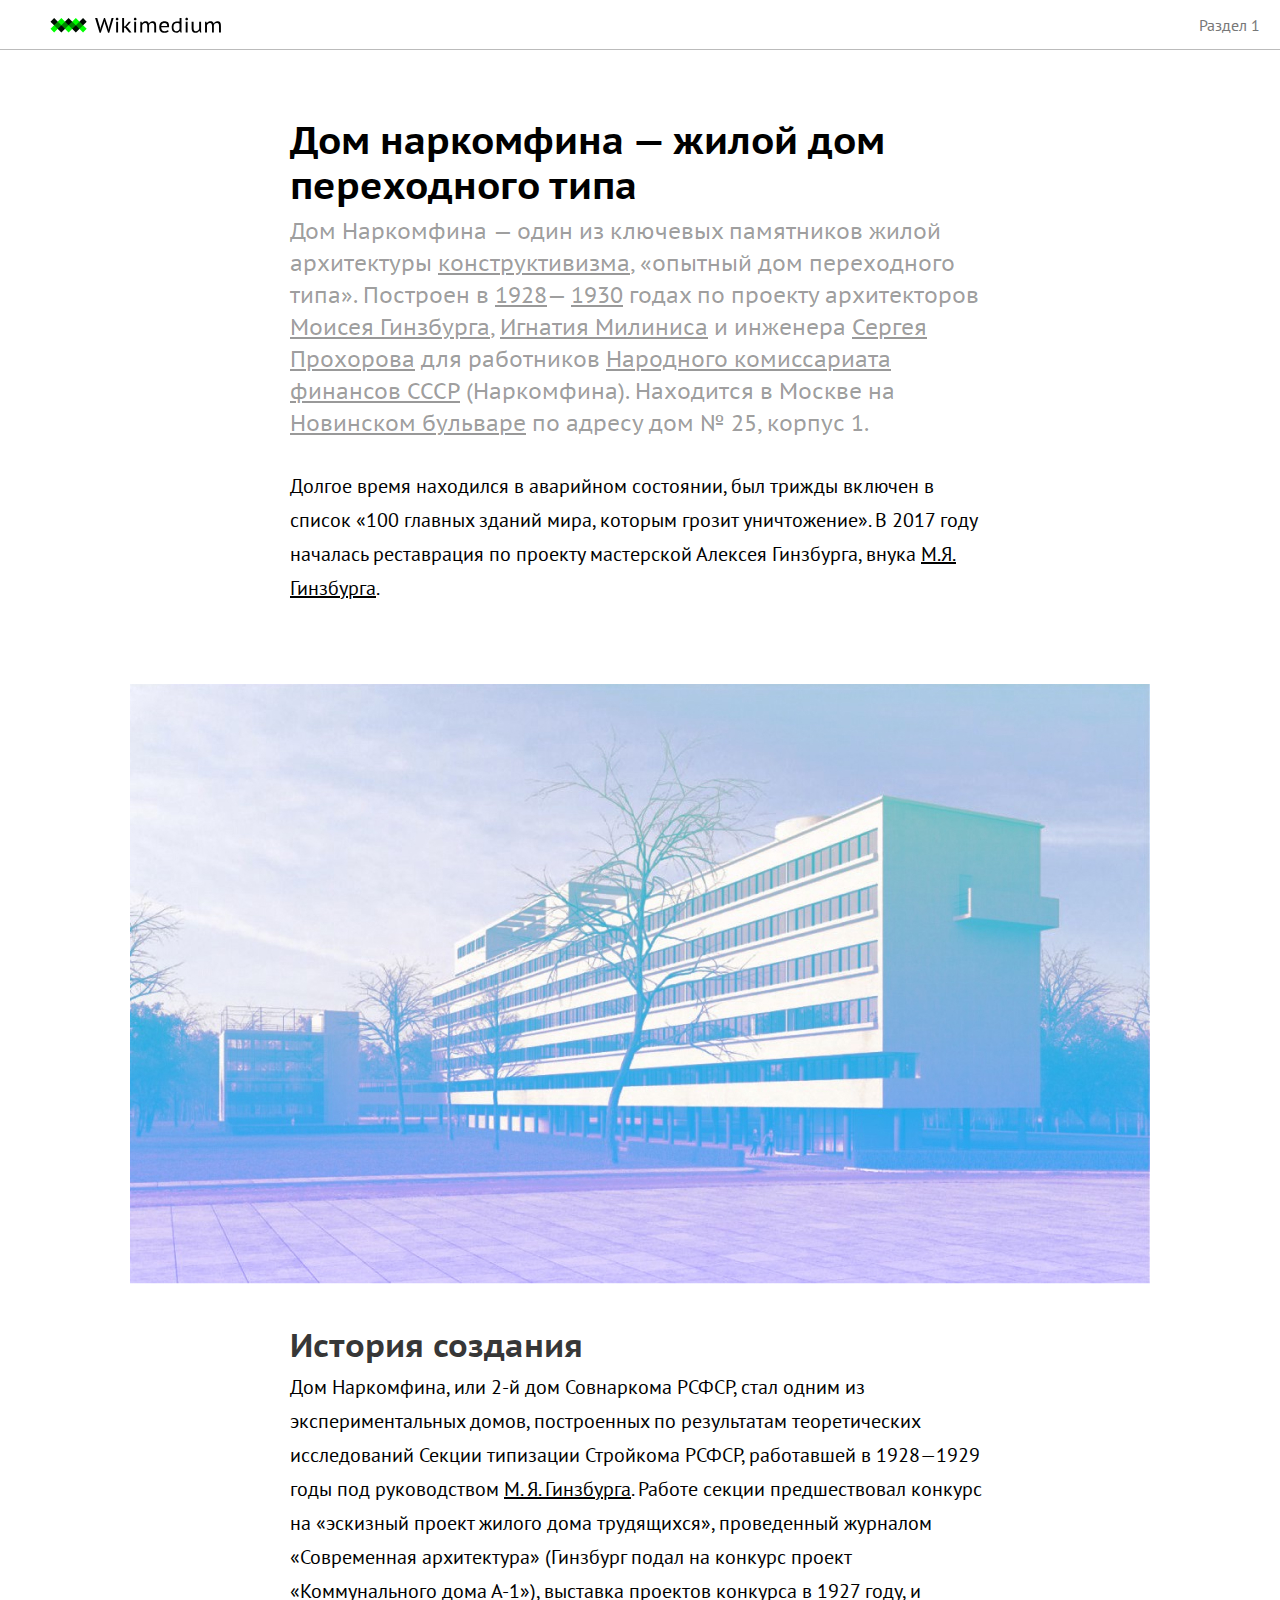
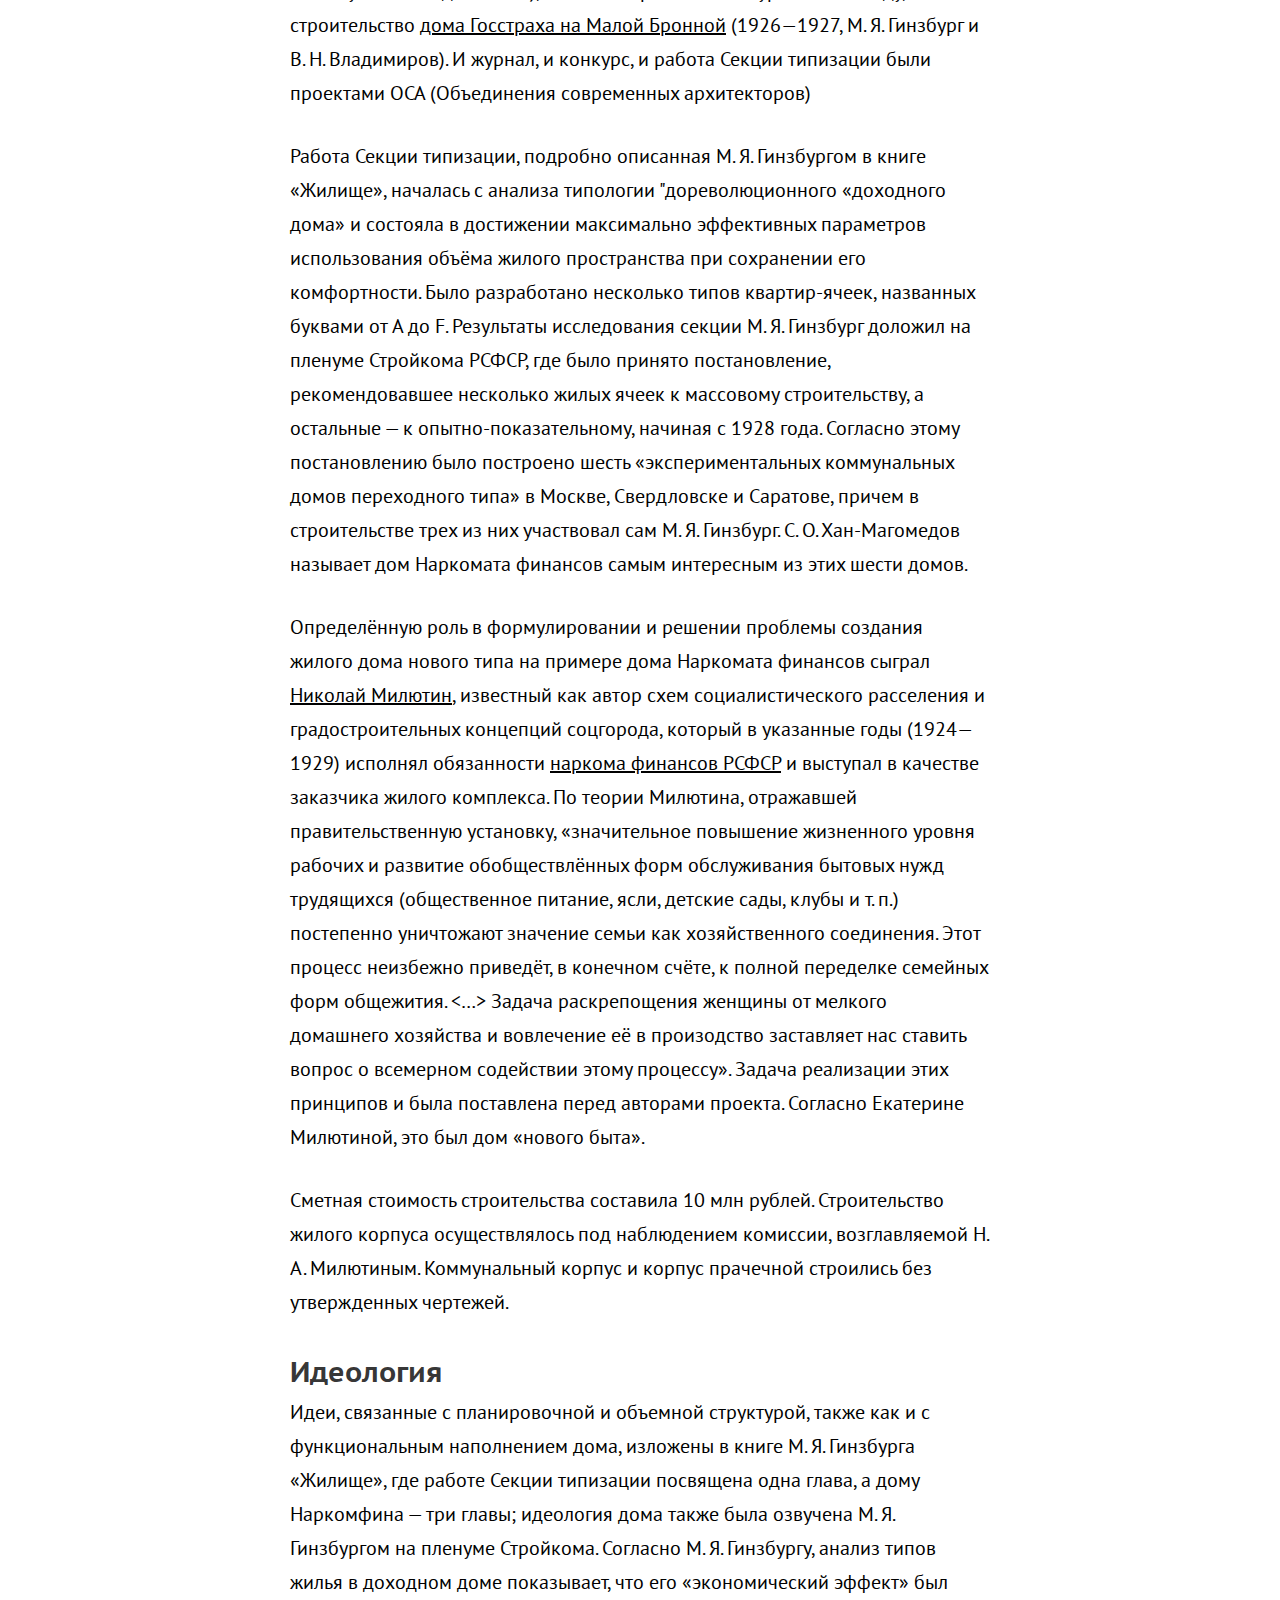
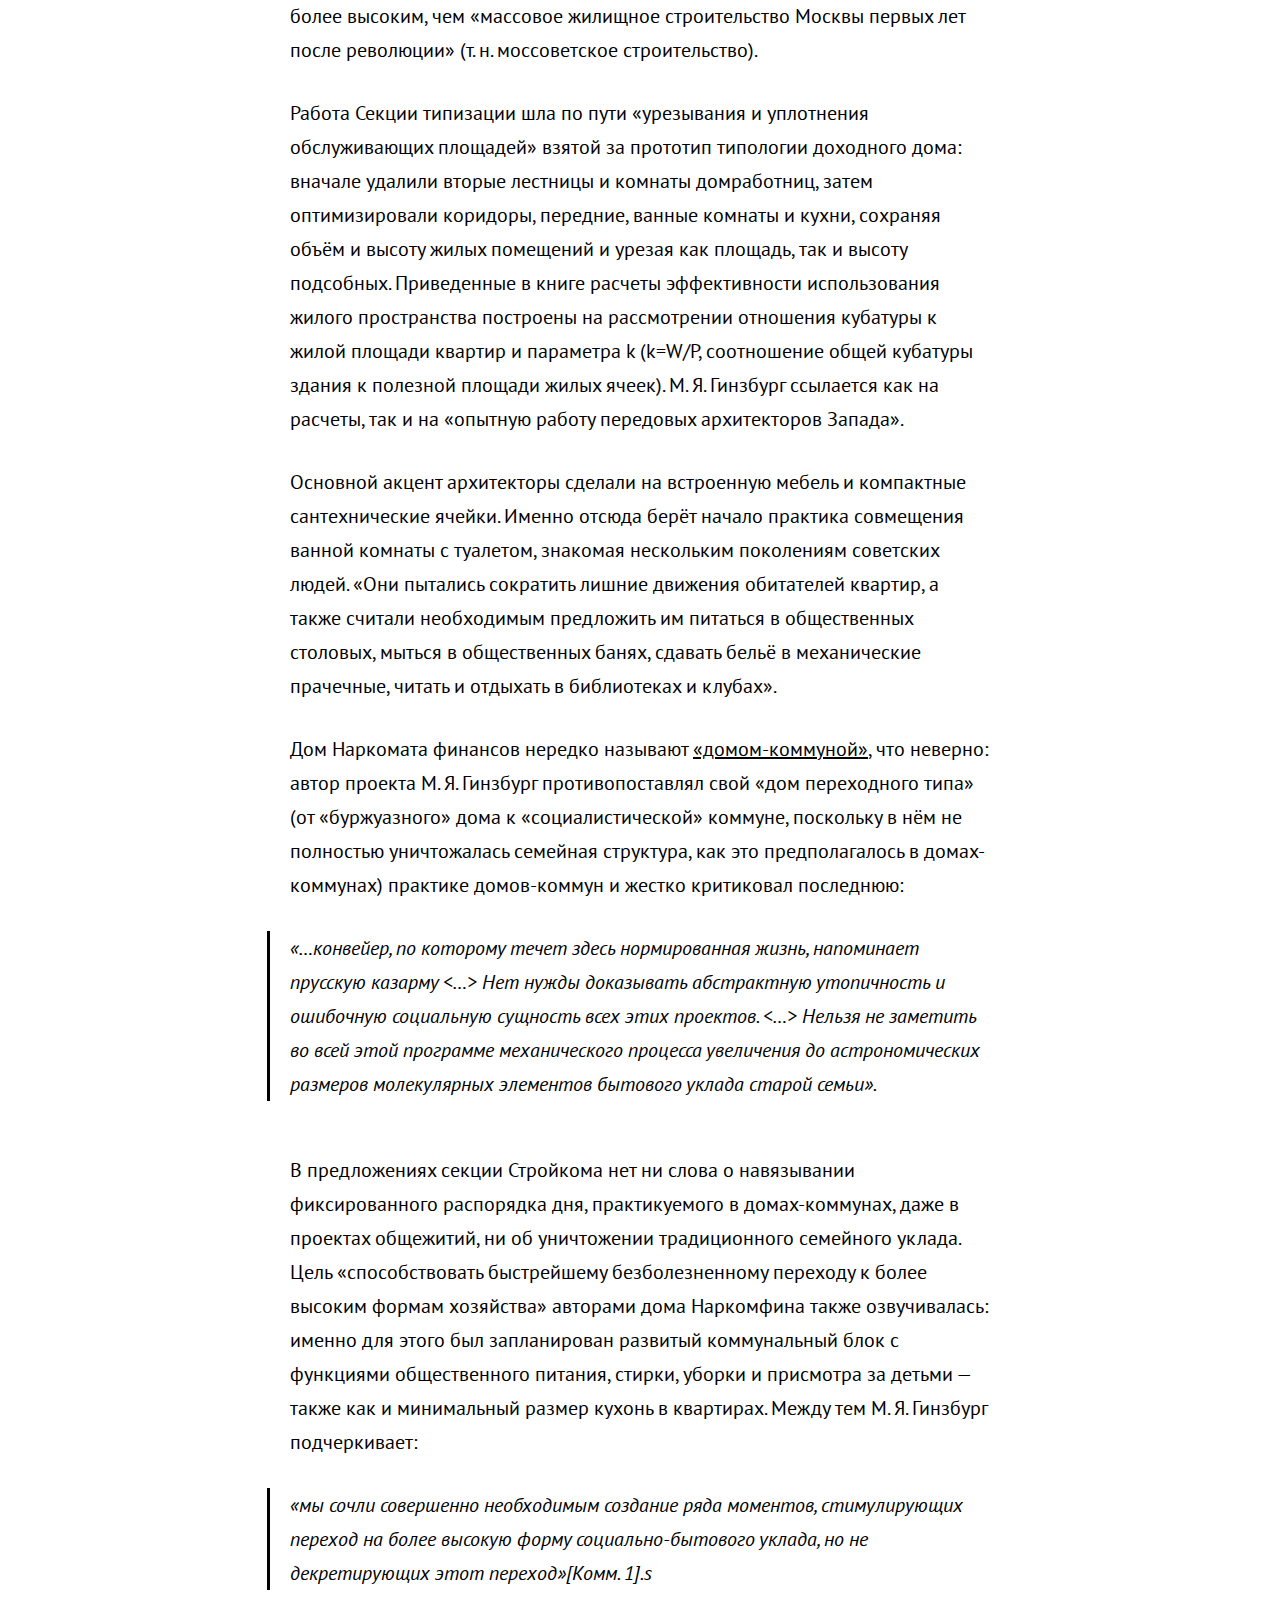
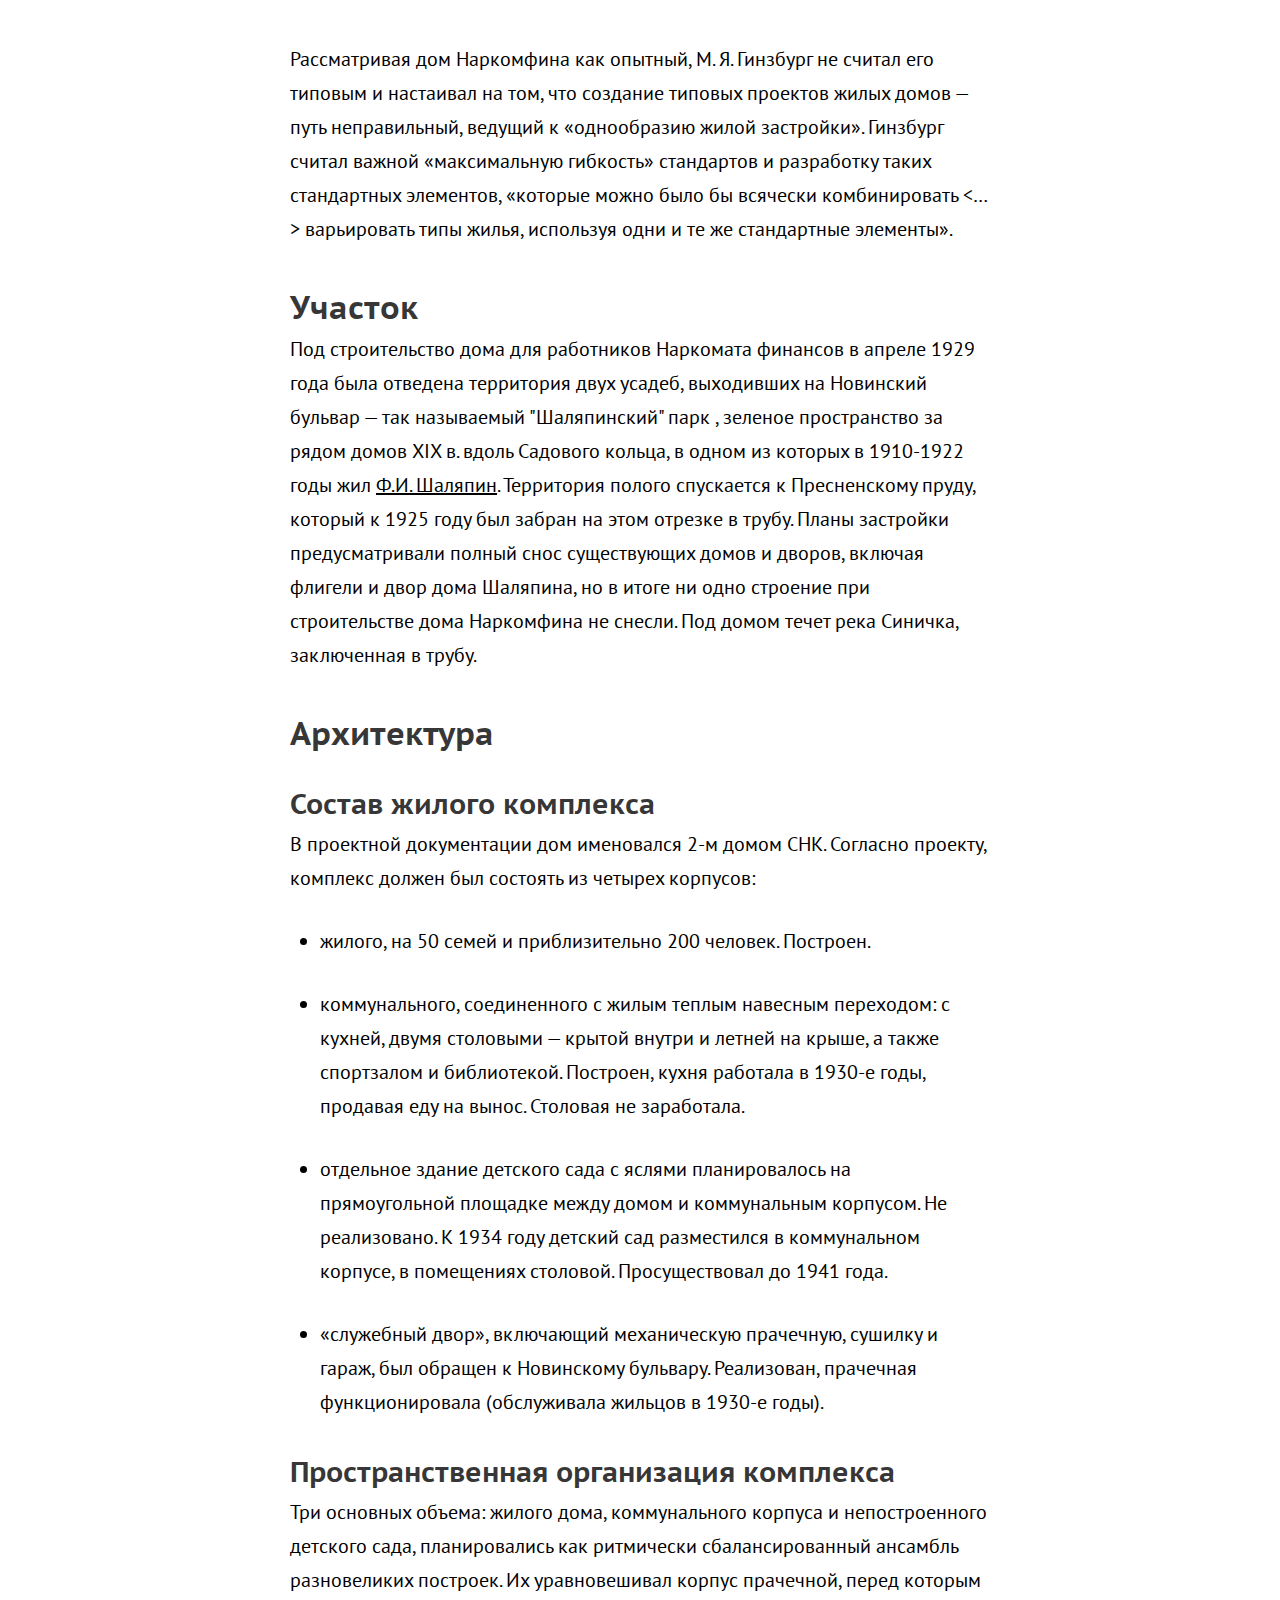
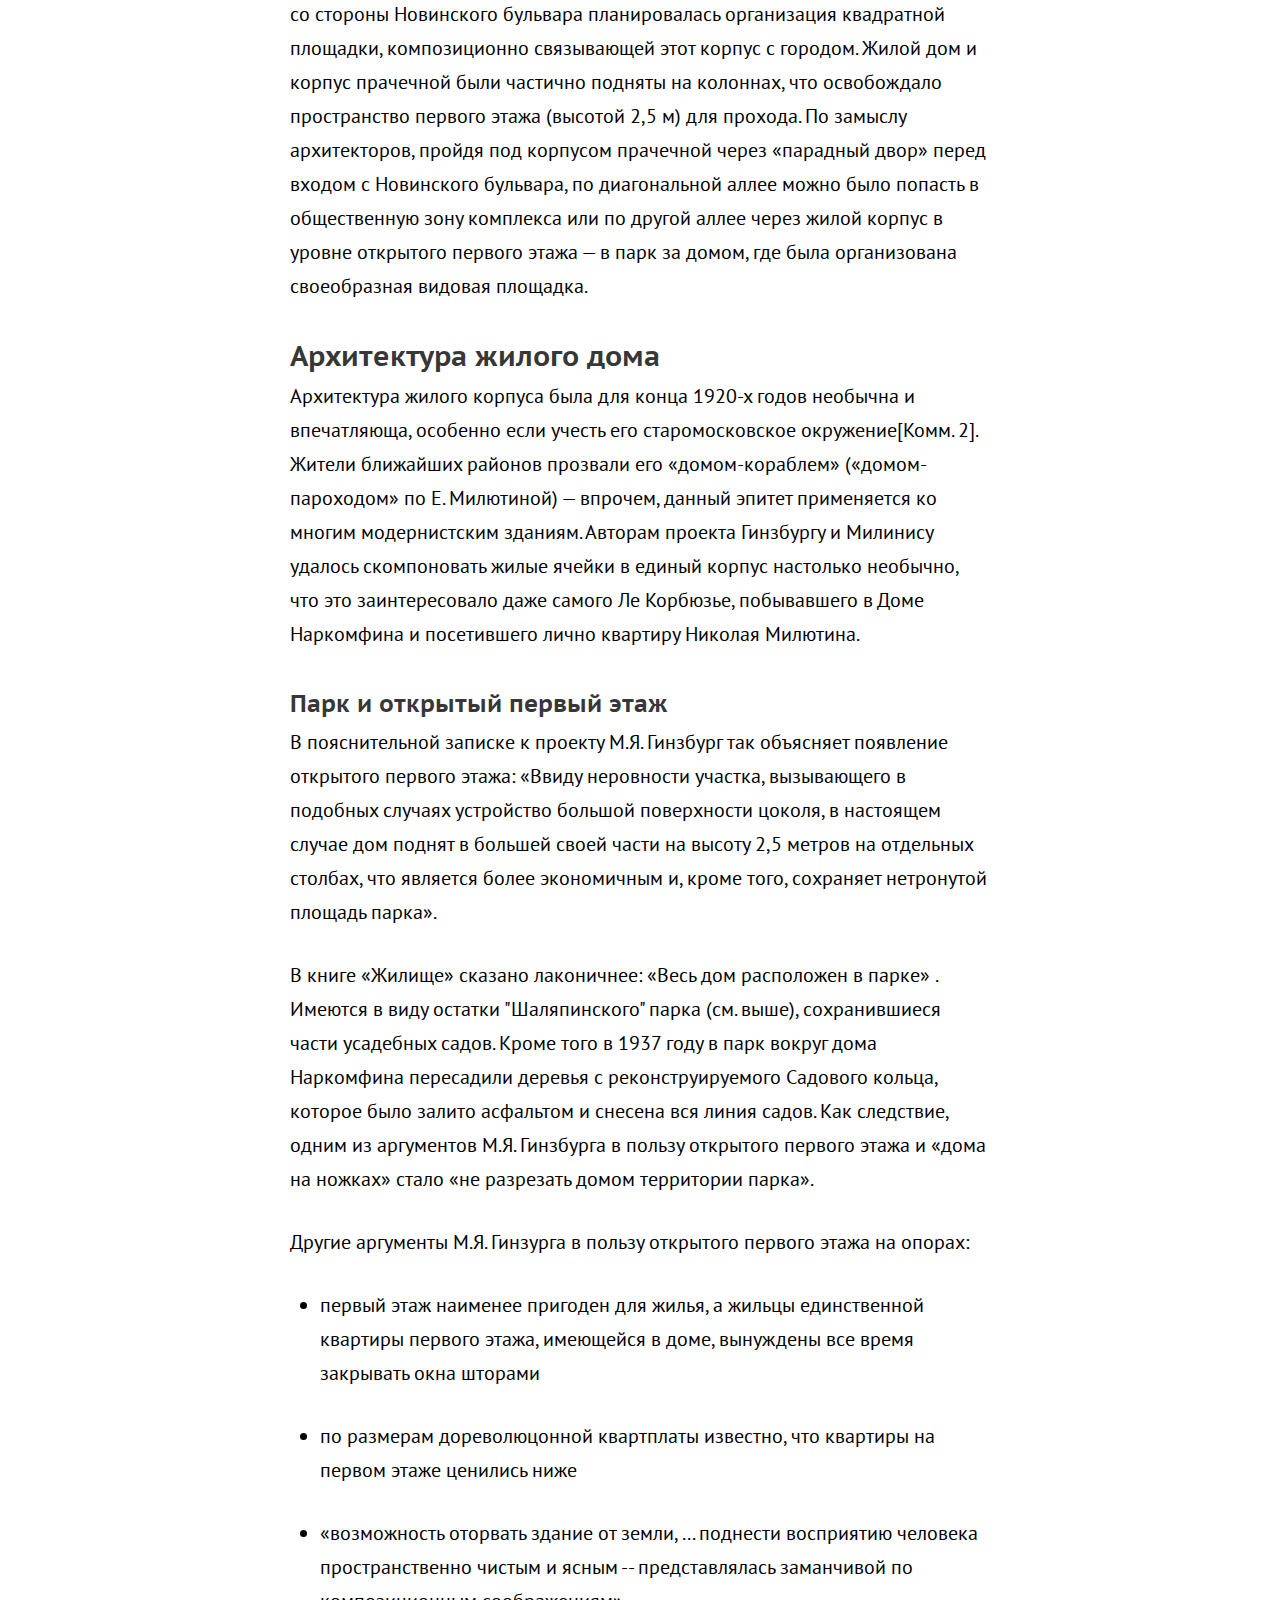
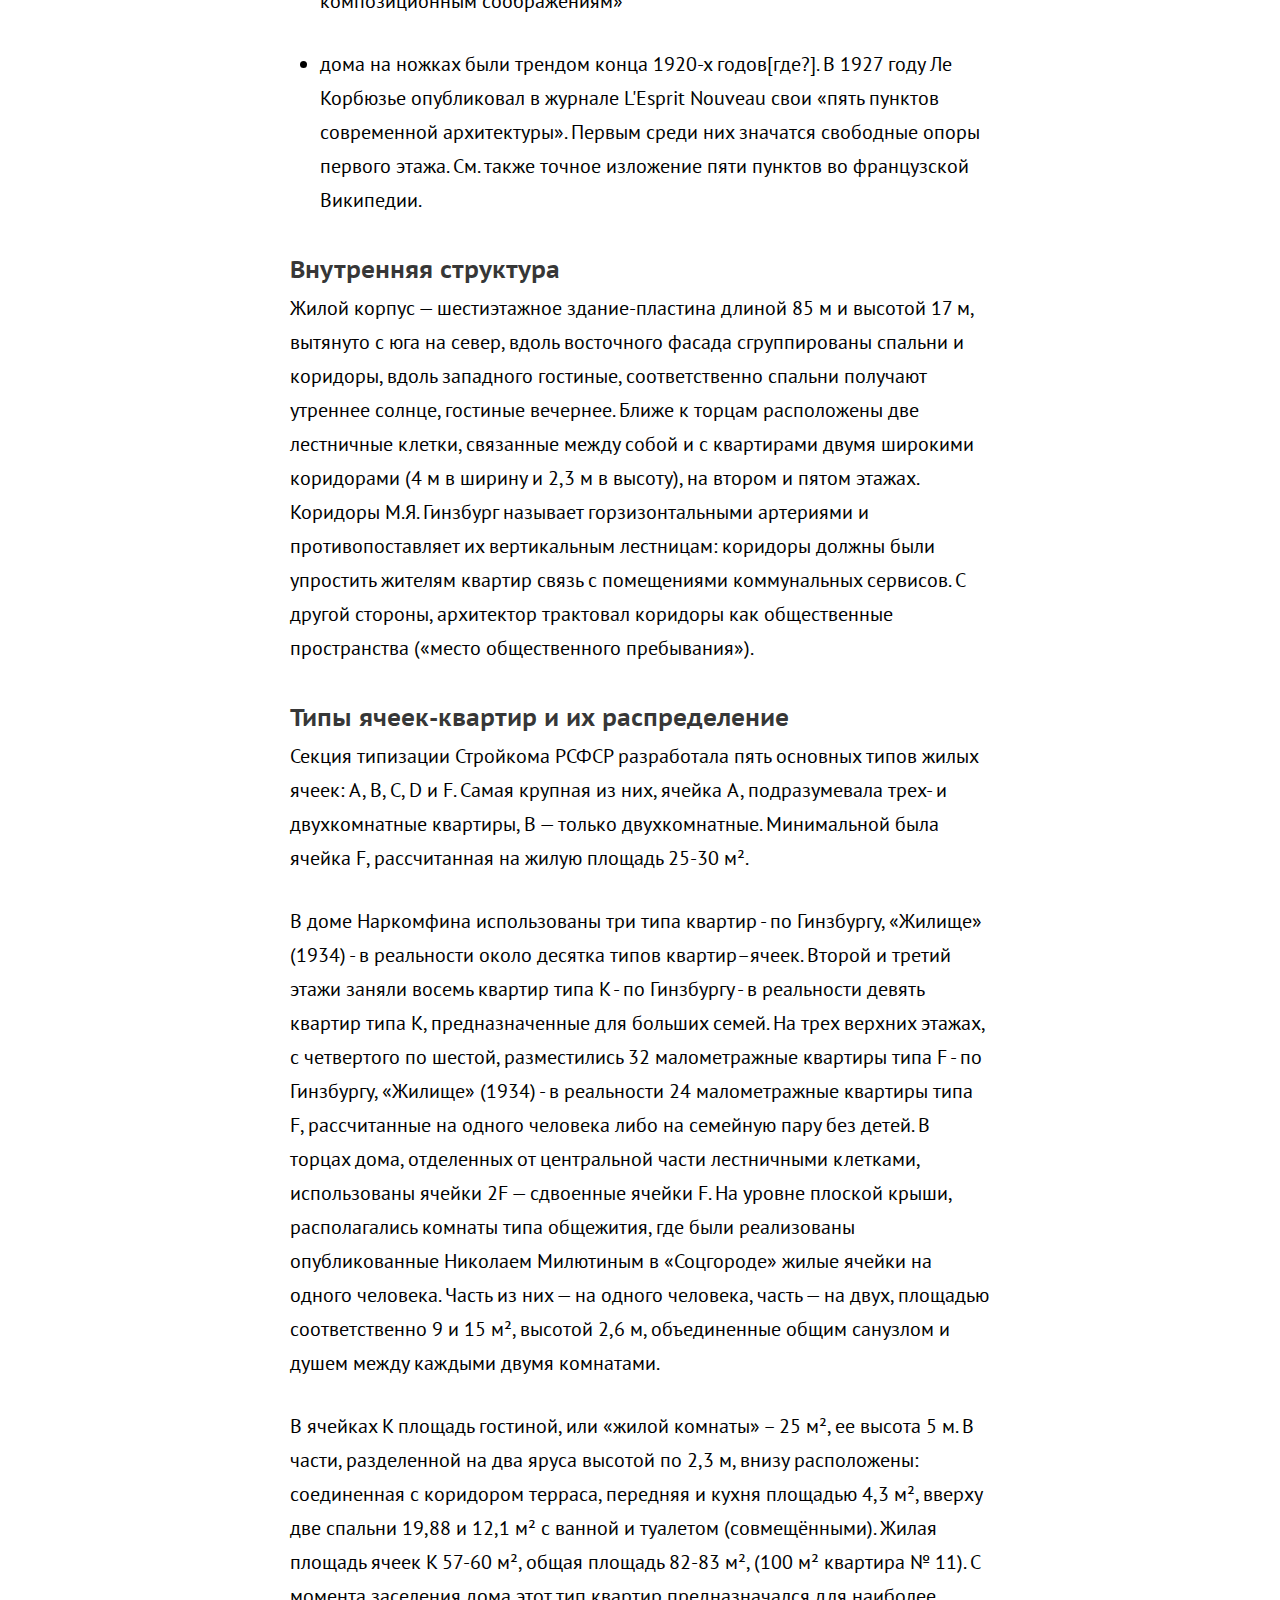
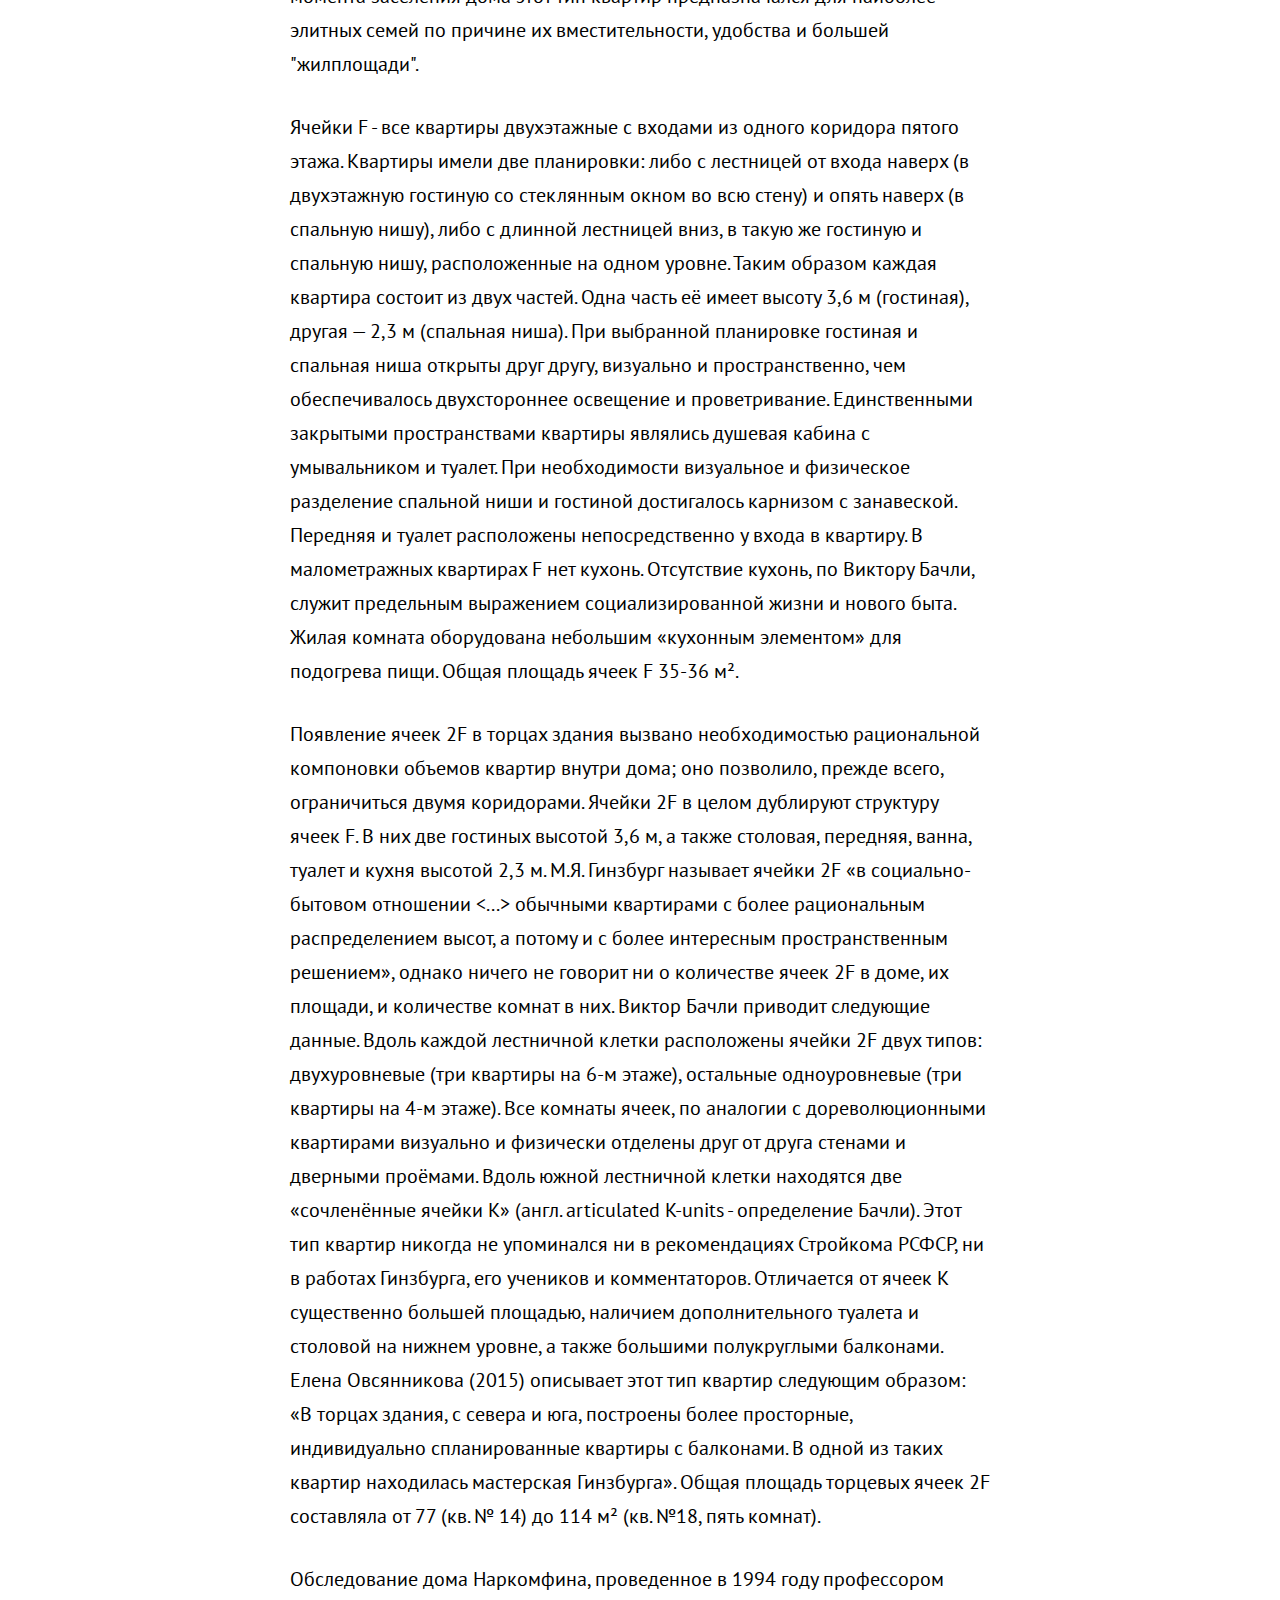
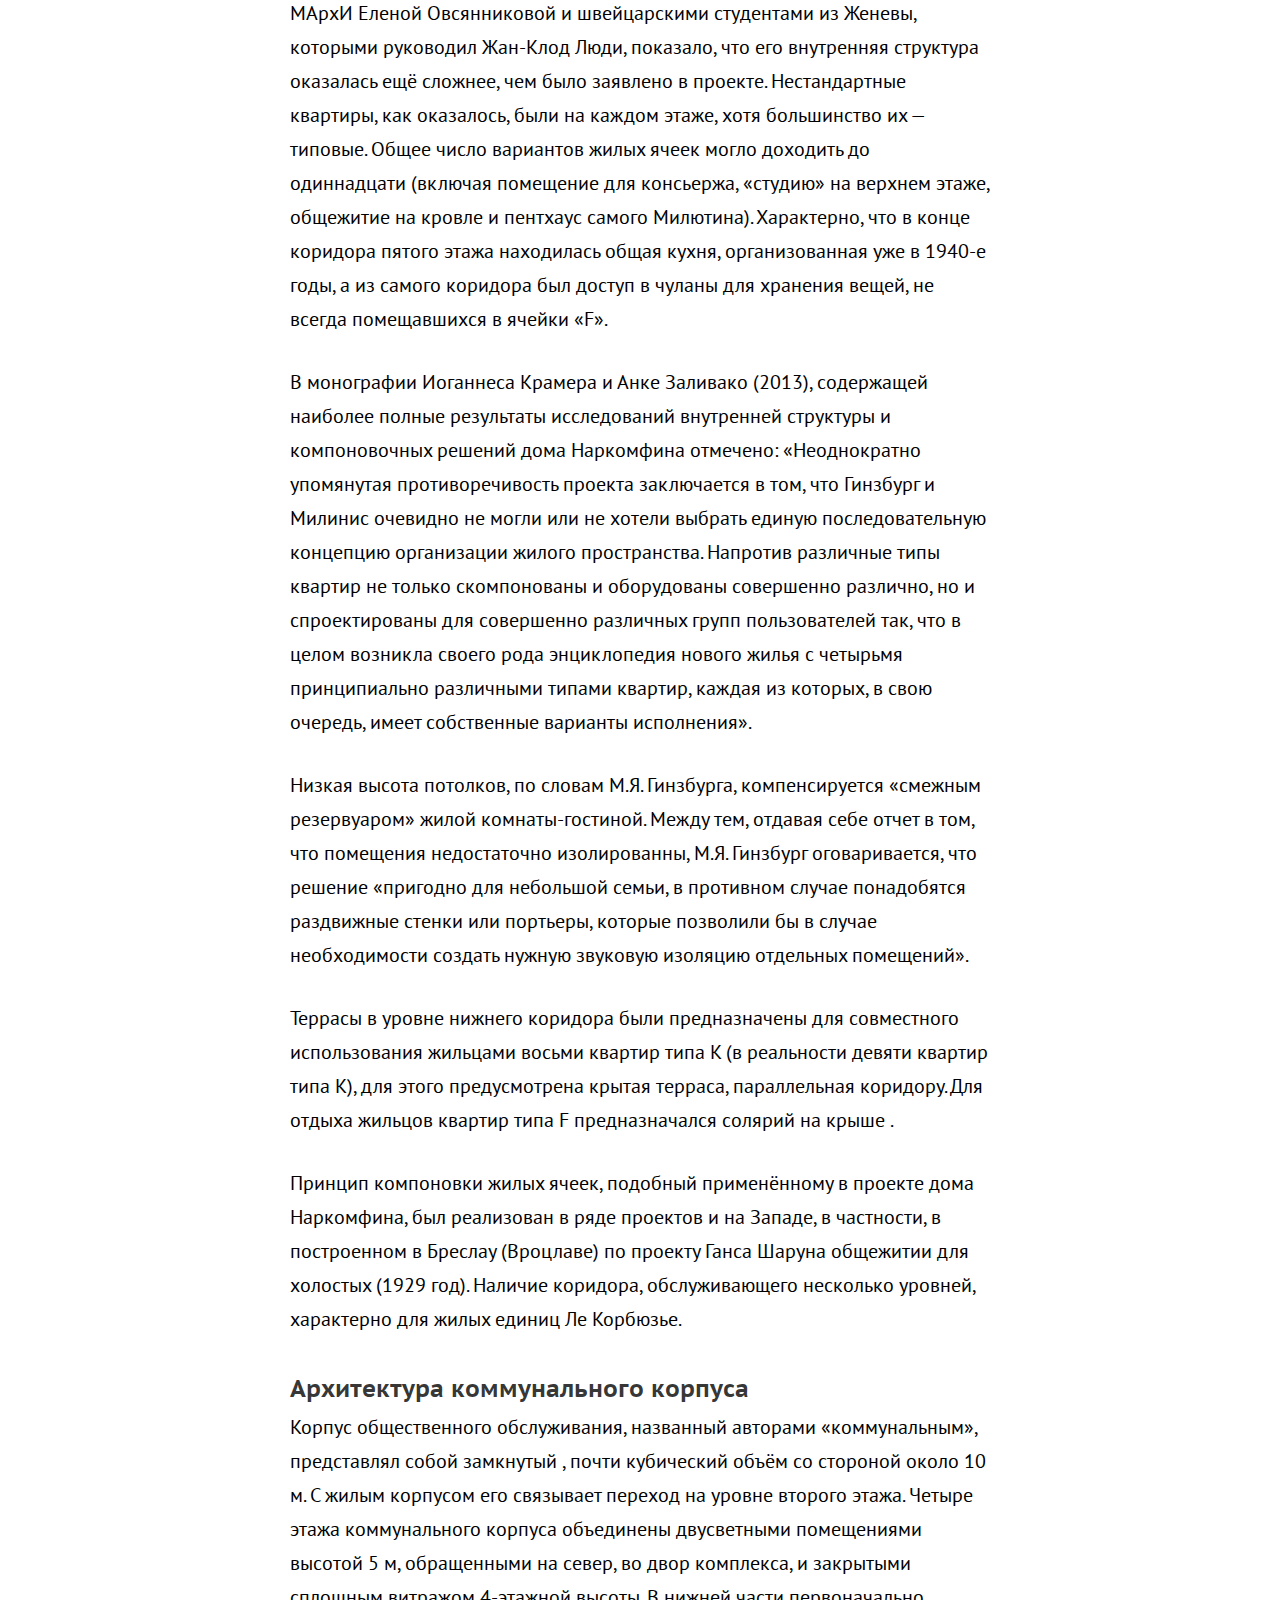
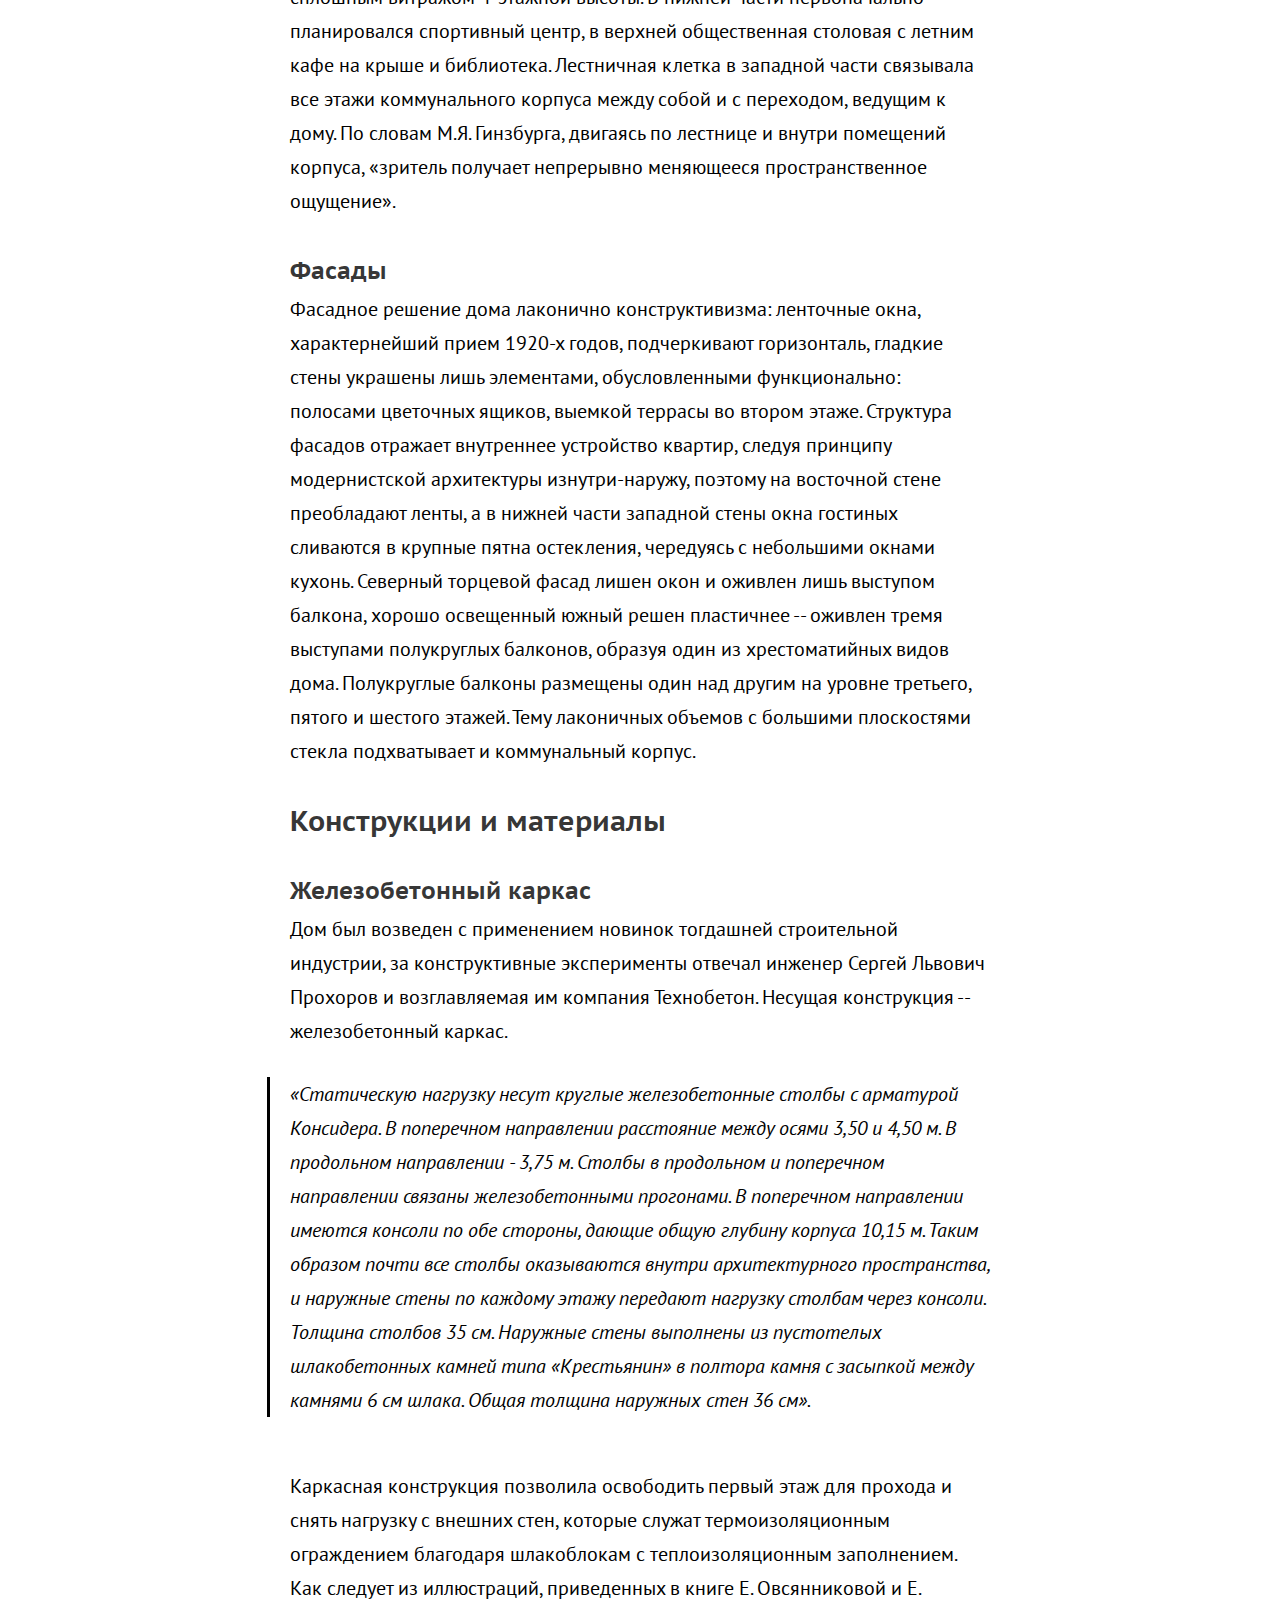
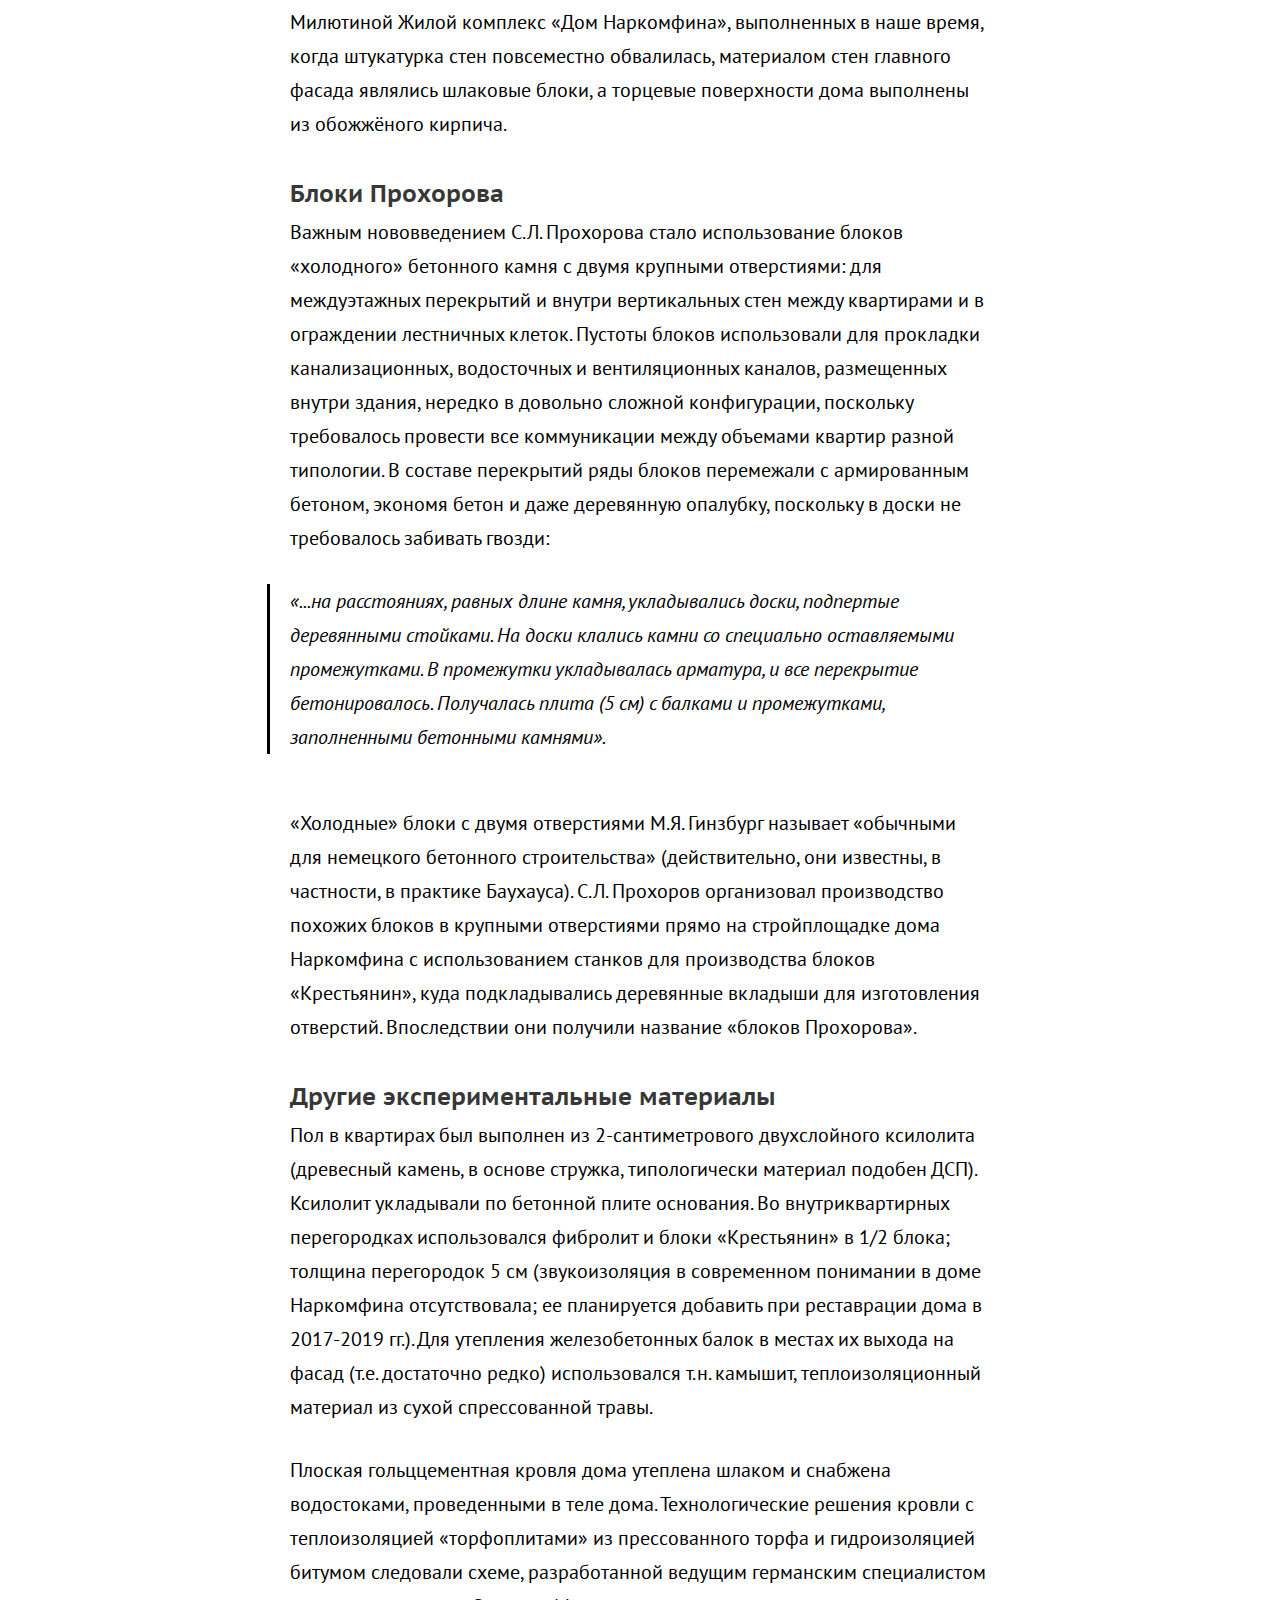
<file: narkomfin.html>
<html lang="ru">
<head>
	<meta charset="UTF-8">
	<meta name="viewport" content="width=device-width, initial-scale=1.0">
	<link rel="stylesheet" href="css/style.css">
	<link rel="icon" type="image/x-icon" href="images/favicon.ico" />
	<link rel="icon" type="image/png" href="images/favicon.png" />
	<title>Дом наркомфина</title>
</head>
<style>
	@import "css/reset.css";
	@import "css/layout.css";
</style>
<script src="js/jquery-3.5.1.js" charset="utf-8"></script>
<script type="text/javascript">
	$(function() {
		$('.sidebar a').each(function(){
			$(this).on('click', function(e) {
				e.preventDefault();
				var scrollTo = $(this).attr('href');
				var whitespace = scrollTo == '#1_0' ? 70 : 30;
				$('html,body').animate({scrollTop: $(scrollTo).offset().top - whitespace }, 1000);
			});
		});
	});
</script>
<body>
	<div class="menubar">
		<a href="index.html"><img src="images/logo.svg" alt=""></a>
		<a href="about.html">Раздел 1</a>
	</div>
	<nav class="sidebar">

		<ul>
			<p><a href="#1_0">Дом наркомфина — жилой дом переходного типа</a></p>
			<li><a href="#1_1">История создания</a></li>
			<li><a href="#1_2">Идеология</a></li>
			<li><a href="#1_3">Архитектура</a></li>
			<ul>
				<li><a href="#1_3_1">Пространственная организация жилого комплекса</a></li>
				<li><a href="#1_3_2">Архитектура жилого дома</a></li>
				<li><a href="#1_3_3">Проектные и технологические решения дома Наркомфина</a></li>
				<li><a href="#1_3_4">Нарушение концептуального замысла и проектных решений жилого комплеса после окончания строительства</a></li>
			</ul>
			<li><a href="#1_4">Критика проекта</a></li>
				<ul>
					<li><a href="#1_4_1">С технической стороны</a></li>
					<li><a href="#1_4_2">С бытовой стороны</a></li>
				</ul>
			<li><a href="#1_5">Известные жители</a></li>
			<li><a href="#1_6">Современное состояние памятника</a></li>
			<li><a href="#1_7">Интересные факты о Доме Наркомфина</a></li>
		</ul>
	</nav>
<article class="">
		<h1 id="1_0">Дом наркомфина — жилой дом переходного типа</h1>
		<p class="main-explanation">
			<strong>Дом Наркомфина</strong> — один из ключевых памятников жилой архитектуры
			<a href="https://ru.wikipedia.org/wiki/%D0%9A%D0%BE%D0%BD%D1%81%D1%82%D1%80%D1%83%D0%BA%D1%82%D0%B8%D0%B2%D0%B8%D0%B7%D0%BC_(%D0%B8%D1%81%D0%BA%D1%83%D1%81%D1%81%D1%82%D0%B2%D0%BE)" title="Конструктивизм (искусство)">конструктивизма</a>, «опытный дом переходного типа». Построен в
			<a href="https://ru.wikipedia.org/wiki/1928_%D0%B3%D0%BE%D0%B4">1928</a>—
			<a href="https://ru.wikipedia.org/wiki/1930_%D0%B3%D0%BE%D0%B4">1930</a> годах по проекту архитекторов
			<a href="https://ru.wikipedia.org/wiki/%D0%93%D0%B8%D0%BD%D0%B7%D0%B1%D1%83%D1%80%D0%B3,_%D0%9C%D0%BE%D0%B8%D1%81%D0%B5%D0%B9_%D0%AF%D0%BA%D0%BE%D0%B2%D0%BB%D0%B5%D0%B2%D0%B8%D1%87">Моисея Гинзбурга</a>,
			<a href="https://ru.wikipedia.org/wiki/%D0%9C%D0%B8%D0%BB%D0%B8%D0%BD%D0%B8%D1%81,_%D0%98%D0%B3%D0%BD%D0%B0%D1%82%D0%B8%D0%B9_%D0%A4%D1%80%D0%B0%D0%BD%D1%86%D0%B5%D0%B2%D0%B8%D1%87">Игнатия Милиниса</a> и инженера
			<a href="https://ru.wikipedia.org/wiki/%D0%9F%D1%80%D0%BE%D1%85%D0%BE%D1%80%D0%BE%D0%B2,_%D0%A1%D0%B5%D1%80%D0%B3%D0%B5%D0%B9_%D0%9B%D1%8C%D0%B2%D0%BE%D0%B2%D0%B8%D1%87">Сергея Прохорова</a> для работников
			<a href="https://ru.wikipedia.org/wiki/%D0%9D%D0%B0%D1%80%D0%BE%D0%B4%D0%BD%D1%8B%D0%B9_%D0%BA%D0%BE%D0%BC%D0%B8%D1%81%D1%81%D0%B0%D1%80%D0%B8%D0%B0%D1%82_%D1%84%D0%B8%D0%BD%D0%B0%D0%BD%D1%81%D0%BE%D0%B2_%D0%A1%D0%A1%D0%A1%D0%A0">Народного комиссариата финансов СССР</a> (Наркомфина). Находится в Москве на
			<a href="https://ru.wikipedia.org/wiki/%D0%9D%D0%BE%D0%B2%D0%B8%D0%BD%D1%81%D0%BA%D0%B8%D0%B9_%D0%B1%D1%83%D0%BB%D1%8C%D0%B2%D0%B0%D1%80">Новинском бульваре</a> по адресу дом № 25, корпус 1.
		</p>
		<p>
			Долгое время находился в аварийном состоянии, был трижды включен в список «100 главных зданий мира, которым грозит уничтожение». В 2017 году началась реставрация по проекту мастерской Алексея Гинзбурга, внука
			<a href="https://ru.wikipedia.org/wiki/%D0%93%D0%B8%D0%BD%D0%B7%D0%B1%D1%83%D1%80%D0%B3,_%D0%9C%D0%BE%D0%B8%D1%81%D0%B5%D0%B9_%D0%AF%D0%BA%D0%BE%D0%B2%D0%BB%D0%B5%D0%B2%D0%B8%D1%87">М.Я. Гинзбурга</a>.
		</p>
	<img src="images/narkomfin.jpg" alt="">

		<div class="section">
			<h2 id="1_1">История создания</h2>

			<p>Дом Наркомфина, или 2-й дом Совнаркома РСФСР, стал одним из экспериментальных домов, построенных по результатам теоретических исследований Секции типизации Стройкома РСФСР, работавшей в 1928—1929 годы под руководством <a href="">М. Я. Гинзбурга</a>. Работе секции предшествовал конкурс на «эскизный проект жилого дома трудящихся», проведенный журналом «Современная архитектура» (Гинзбург подал на конкурс проект «Коммунального дома А-1»), выставка проектов конкурса в 1927 году, и строительство <a href="">дома Госстраха на Малой Бронной</a> (1926—1927, М. Я. Гинзбург и В. Н. Владимиров). И журнал, и конкурс, и работа Секции типизации были проектами ОСА (Объединения современных архитекторов)
			</p>
			<p>Работа Секции типизации, подробно описанная М. Я. Гинзбургом в книге «Жилище», началась с анализа типологии "дореволюционного «доходного дома» и состояла в достижении максимально эффективных параметров использования объёма жилого пространства при сохранении его комфортности. Было разработано несколько типов квартир-ячеек, названных буквами от A до F. Результаты исследования секции М. Я. Гинзбург доложил на пленуме Стройкома РСФСР, где было принято постановление, рекомендовавшее несколько жилых ячеек к массовому строительству, а остальные — к опытно-показательному, начиная с 1928 года. Согласно этому постановлению было построено шесть «экспериментальных коммунальных домов переходного типа» в Москве, Свердловске и Саратове, причем в строительстве трех из них участвовал сам М. Я. Гинзбург. С. О. Хан-Магомедов называет дом Наркомата финансов самым интересным из этих шести домов.</p>
			<p>Определённую роль в формулировании и решении проблемы создания жилого дома нового типа на примере дома Наркомата финансов сыграл <a href="">Николай Милютин</a>, известный как автор схем социалистического расселения и градостроительных концепций соцгорода, который в указанные годы (1924—1929) исполнял обязанности <a href="">наркома финансов РСФСР</a> и выступал в качестве заказчика жилого комплекса. По теории Милютина, отражавшей правительственную установку, <i>«значительное повышение жизненного уровня рабочих и развитие обобществлённых форм обслуживания бытовых нужд трудящихся (общественное питание, ясли, детские сады, клубы и т. п.) постепенно уничтожают значение семьи как хозяйственного соединения. Этот процесс неизбежно приведёт, в конечном счёте, к полной переделке семейных форм общежития. <…> Задача раскрепощения женщины от мелкого домашнего хозяйства и вовлечение её в произодство заставляет нас ставить вопрос о всемерном содействии этому процессу»</i>. Задача реализации этих принципов и была поставлена перед авторами проекта. Согласно Екатерине Милютиной, это был дом «нового быта».</p>
			<p>Сметная стоимость строительства составила 10 млн рублей. Строительство жилого корпуса осуществлялось под наблюдением комиссии, возглавляемой Н. А. Милютиным. Коммунальный корпус и корпус прачечной строились без утвержденных чертежей.</p>
			<h3 id='1_2'>Идеология</h3>
			<p>Идеи, связанные с планировочной и объемной структурой, также как и с функциональным наполнением дома, изложены в книге М. Я. Гинзбурга «Жилище», где работе Секции типизации посвящена одна глава, а дому Наркомфина — три главы; идеология дома также была озвучена М. Я. Гинзбургом на пленуме Стройкома. Согласно М. Я. Гинзбургу, анализ типов жилья в доходном доме показывает, что его «экономический эффект» был более высоким, чем «массовое жилищное строительство Москвы первых лет после революции» (т. н. моссоветское строительство).</p>
			<p>Работа Секции типизации шла по пути «урезывания и уплотнения обслуживающих площадей» взятой за прототип типологии доходного дома: вначале удалили вторые лестницы и комнаты домработниц, затем оптимизировали коридоры, передние, ванные комнаты и кухни, сохраняя объём и высоту жилых помещений и урезая как площадь, так и высоту подсобных. Приведенные в книге расчеты эффективности использования жилого пространства построены на рассмотрении отношения кубатуры к жилой площади квартир и параметра k (k=W/P, соотношение общей кубатуры здания к полезной площади жилых ячеек). М. Я. Гинзбург ссылается как на расчеты, так и на «опытную работу передовых архитекторов Запада».</p>
			<p>Основной акцент архитекторы сделали на встроенную мебель и компактные сантехнические ячейки. Именно отсюда берёт начало практика совмещения ванной комнаты с туалетом, знакомая нескольким поколениям советских людей. <i>«Они пытались сократить лишние движения обитателей квартир, а также считали необходимым предложить им питаться в общественных столовых, мыться в общественных банях, сдавать бельё в механические прачечные, читать и отдыхать в библиотеках и клубах»</i>.</p>
			<p>Дом Наркомата финансов нередко называют <a href="">«домом-коммуной»</a>, что неверно: автор проекта М. Я. Гинзбург противопоставлял свой «дом переходного типа» (от «буржуазного» дома к «социалистической» коммуне, поскольку в нём не полностью уничтожалась семейная структура, как это предполагалось в домах-коммунах) практике домов-коммун и жестко критиковал последнюю:</p>
			<blockquote>
				«…конвейер, по которому течет здесь нормированная жизнь, напоминает прусскую казарму <…> Нет нужды доказывать абстрактную утопичность и ошибочную социальную сущность всех этих проектов. <…> Нельзя не заметить во всей этой программе механического процесса увеличения до астрономических размеров молекулярных элементов бытового уклада старой семьи».
			</blockquote>
			<p>В предложениях секции Стройкома нет ни слова о навязывании фиксированного распорядка дня, практикуемого в домах-коммунах, даже в проектах общежитий, ни об уничтожении традиционного семейного уклада. Цель <i>«способствовать быстрейшему безболезненному переходу к более высоким формам хозяйства»</i> авторами дома Наркомфина также озвучивалась: именно для этого был запланирован развитый коммунальный блок с функциями общественного питания, стирки, уборки и присмотра за детьми — также как и минимальный размер кухонь в квартирах. Между тем М. Я. Гинзбург подчеркивает:</p>
			<blockquote>
				«мы сочли совершенно необходимым создание ряда моментов, стимулирующих переход на более высокую форму социально-бытового уклада, но не декретирующих этот переход»[Комм. 1].s
			</blockquote>
			<p>Рассматривая дом Наркомфина как опытный, М. Я. Гинзбург не считал его типовым и настаивал на том, что создание типовых проектов жилых домов — путь неправильный, ведущий к «однообразию жилой застройки». Гинзбург считал важной «максимальную гибкость» стандартов и разработку таких стандартных элементов, «которые можно было бы всячески комбинировать <…> варьировать типы жилья, используя одни и те же стандартные элементы».</p>
		</div>
		<div class="section">
			<h2>Участок</h2>

			<p>Под строительство дома для работников Наркомата финансов в апреле 1929 года была отведена территория двух усадеб, выходивших на Новинский бульвар — так называемый "Шаляпинский" парк , зеленое пространство за рядом домов XIX в. вдоль Садового кольца, в одном из которых в 1910-1922 годы жил <a href="">Ф.И. Шаляпин</a>. Территория полого спускается к Пресненскому пруду, который к 1925 году был забран на этом отрезке в трубу. Планы застройки предусматривали полный снос существующих домов и дворов, включая флигели и двор дома Шаляпина, но в итоге ни одно строение при строительстве дома Наркомфина не снесли. Под домом течет река Синичка, заключенная в трубу.</p>
		</div>
		<div class="section">
			<h2 id="1_3">Архитектура</h2>

			<h3>Состав жилого комплекса</h3>
			<p>
				В проектной документации дом именовался 2-м домом СНК. Согласно проекту, комплекс должен был состоять из четырех корпусов:
				<ul>
					<li>жилого, на 50 семей и приблизительно 200 человек. Построен.</li>
					<li>коммунального, соединенного с жилым теплым навесным переходом: с кухней, двумя столовыми — крытой внутри и летней на крыше, а также спортзалом и библиотекой. Построен, кухня работала в 1930-е годы, продавая еду на вынос. Столовая не заработала.</li>
					<li>отдельное здание детского сада с яслями планировалось на прямоугольной площадке между домом и коммунальным корпусом. Не реализовано. К 1934 году детский сад разместился в коммунальном корпусе, в помещениях столовой. Просуществовал до 1941 года.</li>
					<li>«служебный двор», включающий механическую прачечную, сушилку и гараж, был обращен к Новинскому бульвару. Реализован, прачечная функционировала (обслуживала жильцов в 1930-е годы).</li>
				</ul>
			</p>
			<h3 id='#1_3_1'>Пространственная организация комплекса</h3>
			<p>Три основных объема: жилого дома, коммунального корпуса и непостроенного детского сада, планировались как ритмически сбалансированный ансамбль разновеликих построек. Их уравновешивал корпус прачечной, перед которым со стороны Новинского бульвара планировалась организация квадратной площадки, композиционно связывающей этот корпус с городом. Жилой дом и корпус прачечной были частично подняты на колоннах, что освобождало пространство первого этажа (высотой 2,5 м) для прохода. По замыслу архитекторов, пройдя под корпусом прачечной через «парадный двор» перед входом с Новинского бульвара, по диагональной аллее можно было попасть в общественную зону комплекса или по другой аллее через жилой корпус в уровне открытого первого этажа — в парк за домом, где была организована своеобразная видовая площадка.</p>
			<h3 id="1_3_2">Архитектура жилого дома</h3>
			<p>Архитектура жилого корпуса была для конца 1920-х годов необычна и впечатляюща, особенно если учесть его старомосковское окружение[Комм. 2]. Жители ближайших районов прозвали его «домом-кораблем» («домом-пароходом» по Е. Милютиной) — впрочем, данный эпитет применяется ко многим модернистским зданиям. Авторам проекта Гинзбургу и Милинису удалось скомпоновать жилые ячейки в единый корпус настолько необычно, что это заинтересовало даже самого Ле Корбюзье, побывавшего в Доме Наркомфина и посетившего лично квартиру Николая Милютина.</p>
			<h4>Парк и открытый первый этаж</h4>
			<p>В пояснительной записке к проекту М.Я. Гинзбург так объясняет появление открытого первого этажа: «Ввиду неровности участка, вызывающего в подобных случаях устройство большой поверхности цоколя, в настоящем случае дом поднят в большей своей части на высоту 2,5 метров на отдельных столбах, что является более экономичным и, кроме того, сохраняет нетронутой площадь парка».</p>
			<p>В книге «Жилище» сказано лаконичнее: «Весь дом расположен в парке» . Имеются в виду остатки "Шаляпинского" парка (см. выше), сохранившиеся части усадебных садов. Кроме того в 1937 году в парк вокруг дома Наркомфина пересадили деревья с реконструируемого Садового кольца, которое было залито асфальтом и снесена вся линия садов. Как следствие, одним из аргументов М.Я. Гинзбурга в пользу открытого первого этажа и «дома на ножках» стало «не разрезать домом территории парка».</p>
			<p>
				Другие аргументы М.Я. Гинзурга в пользу открытого первого этажа на опорах:
				<ul>
					<li>первый этаж наименее пригоден для жилья, а жильцы единственной квартиры первого этажа, имеющейся в доме, вынуждены все время закрывать окна шторами</li>
					<li>по размерам дореволюцонной квартплаты известно, что квартиры на первом этаже ценились ниже</li>
					<li>«возможность оторвать здание от земли, ... поднести восприятию человека пространственно чистым и ясным -- представлялась заманчивой по композиционным соображениям»</li>
					<li>дома на ножках были трендом конца 1920-х годов[где?]. В 1927 году Ле Корбюзье опубликовал в журнале L'Esprit Nouveau свои «пять пунктов современной архитектуры». Первым среди них значатся свободные опоры первого этажа. См. также точное изложение пяти пунктов во французской Википедии.</li>
				</ul>
			</p>
			<h4>Внутренняя структура</h4>
			<p>
				Жилой корпус — шестиэтажное здание-пластина длиной 85 м и высотой 17 м, вытянуто с юга на север, вдоль восточного фасада сгруппированы спальни и коридоры, вдоль западного гостиные, соответственно спальни получают утреннее солнце, гостиные вечернее. Ближе к торцам расположены две лестничные клетки, связанные между собой и с квартирами двумя широкими коридорами (4 м в ширину и 2,3 м в высоту), на втором и пятом этажах. Коридоры М.Я. Гинзбург называет горзизонтальными артериями и противопоставляет их вертикальным лестницам: коридоры должны были упростить жителям квартир связь с помещениями коммунальных сервисов. С другой стороны, архитектор трактовал коридоры как общественные пространства («место общественного пребывания»).
			</p>
			<h4>Типы ячеек-квартир и их распределение</h4>
			<p>Секция типизации Стройкома РСФСР разработала пять основных типов жилых ячеек: A, B, C, D и F. Самая крупная из них, ячейка A, подразумевала трех- и двухкомнатные квартиры, B — только двухкомнатные. Минимальной была ячейка F, рассчитанная на жилую площадь 25-30 м².</p>
			<p>В доме Наркомфина использованы три типа квартир - по Гинзбургу, «Жилище» (1934) - в реальности около десятка типов квартир–ячеек. Второй и третий этажи заняли восемь квартир типа K - по Гинзбургу - в реальности девять квартир типа K, предназначенные для больших семей. На трех верхних этажах, с четвертого по шестой, разместились 32 малометражные квартиры типа F - по Гинзбургу, «Жилище» (1934) - в реальности 24 малометражные квартиры типа F, рассчитанные на одного человека либо на семейную пару без детей. В торцах дома, отделенных от центральной части лестничными клетками, использованы ячейки 2F — сдвоенные ячейки F. На уровне плоской крыши, располагались <strong>комнаты типа общежития</strong>, где были реализованы опубликованные Николаем Милютиным в «Соцгороде» жилые ячейки на одного человека. Часть из них — на одного человека, часть — на двух, площадью соответственно 9 и 15 м², высотой 2,6 м, объединенные общим санузлом и душем между каждыми двумя комнатами.</p>
			<p>В <strong>ячейках K</strong> площадь гостиной, или «жилой комнаты» – 25 м², ее высота 5 м. В части, разделенной на два яруса высотой по 2,3 м, внизу расположены: соединенная с коридором терраса, передняя и кухня площадью 4,3 м², вверху две спальни 19,88 и 12,1 м² с ванной и туалетом (совмещёнными). Жилая площадь ячеек K 57-60 м², общая площадь 82-83 м², (100 м² квартира № 11). С момента заселения дома этот тип квартир предназначался для наиболее элитных семей по причине их вместительности, удобства и большей "жилплощади".</p>
			<p><strong>Ячейки F</strong> - все квартиры двухэтажные с входами из одного коридора пятого этажа. Квартиры имели две планировки: либо с лестницей от входа наверх (в двухэтажную гостиную со стеклянным окном во всю стену) и опять наверх (в спальную нишу), либо с длинной лестницей вниз, в такую же гостиную и спальную нишу, расположенные на одном уровне. Таким образом каждая квартира состоит из двух частей. Одна часть её имеет высоту 3,6 м (гостиная), другая — 2,3 м (спальная ниша). При выбранной планировке гостиная и спальная ниша открыты друг другу, визуально и пространственно, чем обеспечивалось двухстороннее освещение и проветривание. Единственными закрытыми пространствами квартиры являлись душевая кабина с умывальником и туалет. При необходимости визуальное и физическое разделение спальной ниши и гостиной достигалось карнизом с занавеской. Передняя и туалет расположены непосредственно у входа в квартиру. В малометражных квартирах F нет кухонь. Отсутствие кухонь, по Виктору Бачли, служит предельным выражением социализированной жизни и нового быта. Жилая комната оборудована небольшим «кухонным элементом» для подогрева пищи. Общая площадь ячеек F 35-36 м².</p>
			<p>Появление <strong>ячеек 2F</strong> в торцах здания вызвано необходимостью рациональной компоновки объемов квартир внутри дома; оно позволило, прежде всего, ограничиться двумя коридорами. Ячейки 2F в целом дублируют структуру ячеек F. В них две гостиных высотой 3,6 м, а также столовая, передняя, ванна, туалет и кухня высотой 2,3 м. М.Я. Гинзбург называет ячейки 2F «в социально-бытовом отношении <...> обычными квартирами с более рациональным распределением высот, а потому и с более интересным пространственным решением», однако ничего не говорит ни о количестве ячеек 2F в доме, их площади, и количестве комнат в них. Виктор Бачли приводит следующие данные. Вдоль каждой лестничной клетки расположены ячейки 2F двух типов: двухуровневые (три квартиры на 6-м этаже), остальные одноуровневые (три квартиры на 4-м этаже). Все комнаты ячеек, по аналогии с дореволюционными квартирами визуально и физически отделены друг от друга стенами и дверными проёмами. Вдоль южной лестничной клетки находятся две <i>«сочленённые ячейки К»</i> (англ. <i>articulated K-units</i> - определение Бачли). Этот тип квартир никогда не упоминался ни в рекомендациях Стройкома РСФСР, ни в работах Гинзбурга, его учеников и комментаторов. Отличается от ячеек К существенно большей площадью, наличием дополнительного туалета и столовой на нижнем уровне, а также большими полукруглыми балконами. Елена Овсянникова (2015) описывает этот тип квартир следующим образом: <i>«В торцах здания, с севера и юга, построены более просторные, индивидуально спланированные квартиры с балконами. В одной из таких квартир находилась мастерская Гинзбурга»</i>. Общая площадь торцевых ячеек 2F составляла от 77 (кв. № 14) до 114 м² (кв. №18, пять комнат).</p>
			<p>Обследование дома Наркомфина, проведенное в 1994 году профессором МАрхИ Еленой Овсянниковой и швейцарскими студентами из Женевы, которыми руководил Жан-Клод Люди, показало, что его внутренняя структура оказалась ещё сложнее, чем было заявлено в проекте. Нестандартные квартиры, как оказалось, были на каждом этаже, хотя большинство их — типовые. Общее число вариантов жилых ячеек могло доходить до одиннадцати (включая помещение для консьержа, «студию» на верхнем этаже, общежитие на кровле и пентхаус самого Милютина). Характерно, что в конце коридора пятого этажа находилась общая кухня, организованная уже в 1940-е годы, а из самого коридора был доступ в чуланы для хранения вещей, не всегда помещавшихся в ячейки «F».</p>
			<p>В монографии Иоганнеса Крамера и Анке Заливако (2013), содержащей наиболее полные результаты исследований внутренней структуры и компоновочных решений дома Наркомфина отмечено: <i>«Неоднократно упомянутая противоречивость проекта заключается в том, что Гинзбург и Милинис очевидно не могли или не хотели выбрать единую последовательную концепцию организации жилого пространства. Напротив различные типы квартир не только скомпонованы и оборудованы совершенно различно, но и спроектированы для совершенно различных групп пользователей так, что в целом возникла своего рода энциклопедия нового жилья с четырьмя принципиально различными типами квартир, каждая из которых, в свою очередь, имеет собственные варианты исполнения»</i>.</p>
			<p>Низкая высота потолков, по словам М.Я. Гинзбурга, компенсируется «смежным резервуаром» жилой комнаты-гостиной. Между тем, отдавая себе отчет в том, что помещения недостаточно изолированны, М.Я. Гинзбург оговаривается, что решение «пригодно для небольшой семьи, в противном случае понадобятся раздвижные стенки или портьеры, которые позволили бы в случае необходимости создать нужную звуковую изоляцию отдельных помещений».</p>
			<p>Террасы в уровне нижнего коридора были предназначены для совместного использования жильцами восьми квартир типа K (в реальности девяти квартир типа К), для этого предусмотрена крытая терраса, параллельная коридору. Для отдыха жильцов квартир типа F предназначался солярий на крыше .</p>
			<p>Принцип компоновки жилых ячеек, подобный применённому в проекте дома Наркомфина, был реализован в ряде проектов и на Западе, в частности, в построенном в Бреслау (Вроцлаве) по проекту Ганса Шаруна общежитии для холостых (1929 год). Наличие коридора, обслуживающего несколько уровней, характерно для жилых единиц Ле Корбюзье.</p>
			<h4>Архитектура коммунального корпуса</h4>
			<p>Корпус общественного обслуживания, названный авторами «коммунальным», представлял собой замкнутый , почти кубический объём со стороной около 10 м. С жилым корпусом его связывает переход на уровне второго этажа. Четыре этажа коммунального корпуса объединены двусветными помещениями высотой 5 м, обращенными на север, во двор комплекса, и закрытыми сплошным витражом 4-этажной высоты. В нижней части первоначально планировался спортивный центр, в верхней общественная столовая с летним кафе на крыше и библиотека. Лестничная клетка в западной части связывала все этажи коммунального корпуса между собой и с переходом, ведущим к дому. По словам М.Я. Гинзбурга, двигаясь по лестнице и внутри помещений корпуса, «зритель получает непрерывно меняющееся пространственное ощущение».</p>
			<h4>Фасады</h4>
			<p>Фасадное решение дома лаконично конструктивизма: ленточные окна, характернейший прием 1920-х годов, подчеркивают горизонталь, гладкие стены украшены лишь элементами, обусловленными функционально: полосами цветочных ящиков, выемкой террасы во втором этаже. Структура фасадов отражает внутреннее устройство квартир, следуя принципу модернистской архитектуры изнутри-наружу, поэтому на восточной стене преобладают ленты, а в нижней части западной стены окна гостиных сливаются в крупные пятна остекления, чередуясь с небольшими окнами кухонь. Северный торцевой фасад лишен окон и оживлен лишь выступом балкона, хорошо освещенный южный решен пластичнее -- оживлен тремя выступами полукруглых балконов, образуя один из хрестоматийных видов дома. Полукруглые балконы размещены один над другим на уровне третьего, пятого и шестого этажей. Тему лаконичных объемов с большими плоскостями стекла подхватывает и коммунальный корпус.</p>
			<h3>Конструкции и материалы</h3>
			<h4>Железобетонный каркас</h4>
			<p>Дом был возведен с применением новинок тогдашней строительной индустрии, за конструктивные эксперименты отвечал инженер Сергей Львович Прохоров и возглавляемая им компания Технобетон. Несущая конструкция -- железобетонный каркас.</p>
			<blockquote>
				«Статическую нагрузку несут круглые железобетонные столбы с арматурой Консидера. В поперечном направлении расстояние между осями 3,50 и 4,50 м. В продольном направлении - 3,75 м. Столбы в продольном и поперечном направлении связаны железобетонными прогонами. В поперечном направлении имеются консоли по обе стороны, дающие общую глубину корпуса 10,15 м. Таким образом почти все столбы оказываются внутри архитектурного пространства, и наружные стены по каждому этажу передают нагрузку столбам через консоли. Толщина столбов 35 см. Наружные стены выполнены из пустотелых шлакобетонных камней типа «Крестьянин» в полтора камня с засыпкой между камнями 6 см шлака. Общая толщина наружных стен 36 см».
			</blockquote>
			<p>Каркасная конструкция позволила освободить первый этаж для прохода и снять нагрузку с внешних стен, которые служат термоизоляционным ограждением благодаря шлакоблокам с теплоизоляционным заполнением. Как следует из иллюстраций, приведенных в книге Е. Овсянниковой и Е. Милютиной Жилой комплекс «Дом Наркомфина», выполненных в наше время, когда штукатурка стен повсеместно обвалилась, материалом стен главного фасада являлись шлаковые блоки, а торцевые поверхности дома выполнены из обожжёного кирпича.</p>
			<h4>Блоки Прохорова</h4>
			<p>Важным нововведением С.Л. Прохорова стало использование блоков «холодного» бетонного камня с двумя крупными отверстиями: для междуэтажных перекрытий и внутри вертикальных стен между квартирами и в ограждении лестничных клеток. Пустоты блоков использовали для прокладки канализационных, водосточных и вентиляционных каналов, размещенных внутри здания, нередко в довольно сложной конфигурации, поскольку требовалось провести все коммуникации между объемами квартир разной типологии. В составе перекрытий ряды блоков перемежали с армированным бетоном, экономя бетон и даже деревянную опалубку, поскольку в доски не требовалось забивать гвозди:</p>
			<blockquote>
				«...на расстояниях, равных длине камня, укладывались доски, подпертые деревянными стойками. На доски клались камни со специально оставляемыми промежутками. В промежутки укладывалась арматура, и все перекрытие бетонировалось. Получалась плита (5 см) с балками и промежутками, заполненными бетонными камнями».
			</blockquote>
			<p>«Холодные» блоки с двумя отверстиями М.Я. Гинзбург называет «обычными для немецкого бетонного строительства» (действительно, они известны, в частности, в практике Баухауса). С.Л. Прохоров организовал производство похожих блоков в крупными отверстиями прямо на стройплощадке дома Наркомфина с использованием станков для производства блоков «Крестьянин», куда подкладывались деревянные вкладыши для изготовления отверстий. Впоследствии они получили название «блоков Прохорова».</p>
			<h4>Другие экспериментальные материалы</h4>
			<p>Пол в квартирах был выполнен из 2-сантиметрового двухслойного ксилолита (древесный камень, в основе стружка, типологически материал подобен ДСП). Ксилолит укладывали по бетонной плите основания. Во внутриквартирных перегородках использовался фибролит и блоки «Крестьянин» в 1/2 блока; толщина перегородок 5 см (звукоизоляция в современном понимании в доме Наркомфина отсутствовала; ее планируется добавить при реставрации дома в 2017-2019 гг.). Для утепления железобетонных балок в местах их выхода на фасад (т.е. достаточно редко) использовался т.н. камышит, теплоизоляционный материал из сухой спрессованной травы.</p>
			<p>Плоская гольццементная кровля дома утеплена шлаком и снабжена водостоками, проведенными в теле дома. Технологические решения кровли с теплоизоляцией «торфоплитами» из прессованного торфа и гидроизоляцией битумом следовали схеме, разработанной ведущим германским специалистом по плоским крышам Эрнстом Маем.</p>
			<h3>Интерьеры</h3>
			<h4>Освещение</h4>
			<p>Архитекторы дома Наркомфина уделяли большое внимание освещенности внутренних пространств. «Лучшей системой», зрительно расширяющей пространство, М.Я. Гинзбург называет «горизонтальную световую ленту, подтянутую к потолку». При этом по словам архитектора «горизонтальная лента дает значительно более равномерную освещенность». Расчеты коснулись и оптимальных отрезков стены выше и ниже окна: в обоих случаях оптимальной названа высота простенка 1 м сверху или снизу. Идеальным же решением признано сплошное остекление, апробированное в доме Наркомфина на примере витража коммунального корпуса.</p>
			<h4>Сдвижные окна</h4>
			<p>Одно из нововведений дома Наркомфина окна, скользящие по направляющим, сходные с изобретенными Ле Корбюзье и Пьером Жаннере. Они были доработаны с учетом российского климата. Ленточные окна включали два элемента: подвижные и неподвижные. Неподвижные с железобетонными рамами, подвижные — с дубовыми, скользящими на роликах по направляющему рельсу и прижимающимися к бетону рукояткой с эксцентриком. Места прижима в окне с деревянной рамой были обиты брезентом и войлоком. М.Я. Гинзбург считает ошибкой изготовление неподвижных бетонных рам и называет пять достоинств сдвижных оконных рам:
				<ul>
					<li>Стандартность</li>
					<li>Экономия пространства внутри комнат</li>
					<li>Почти герметичный прижим и отсутствие необходимости заклейки в зимнее время</li>
					<li>Отсутствие необходимости в форточках, т.к. раму можно открыть на любое расстояние, начиная от узкой щели</li>
					<li>Простота и дешевизна</li>
				</ul>
			</p>
			<h4>Цвет</h4>
			<p>Эксперименты с цветом в доме Наркомфина стали продолжением опытов, начатых М.Я. Гинзбургом в архитектурной комнате бывшего МВТУ (сейчас МГТУ им. Н.Э. Баумана) и признанных автором не очень удачными: "длительное пребывание в этой комнате утомляло". Работой по подбору цветовых решений квартир дома Наркомфина руководил художник из Баухауса профессор Хиннерк Шепер . Стены в квартирах не оклеивали обоями, а гладко окрашивали — теплые гаммы колеров для одних квартир и холодные для других. В квартирах теплой гаммы для потолка была выбрана светлая охра, для стен лимонно-желтый. В холодной гамме для потолка использовали голубой оттенок брауншвейг, стены же были голубоватого и зеленоватого оттенков[Комм. 3]. В обоих случаях была выбрана менее интенсивная гамма, чем в опыте с комнатой МВТУ.</p>
			<p>"Опыты показали, что теплая гамма пространственно ограничивает объем: холодная же, наоборот, как бы расширяет помещение", - пишет М.Я. Гинзбург. Вывод, сделанный архитекторами из экспериментальной раскраски интерьеров - следует быть чрезвычайно осторожным в выборе цвета, а яркий цвет уместен на потолке, куда мы смотрим не так часто: поэтому основной, более яркий тон в окраске квартир дома Наркомфина применялся именно на потолках.</p>
			<p>Цвет также был использован для облегчения навигации: так, расположенные двери верхних и нижних ячеек F были для различения покрашены в черный и белый цвет. Потолки лестничных клеток и коридоров также были покрашены в разные цвета: оранжевый, брауншвейг, зеленая земля, кобальт, вермильон, зеленый веронез[источник не указан 343 дня], - помогая жителям сориентироваться, в какой части дома они находятся.</p>
			<p>Во всех жилых помещениях полы из дубового паркета (широкий паркет 8 см). В ванных комнатах, по крайней мере, трёхкомнатных квартир до 1960 года сохранялись полы из пробкового дерева, позднее заменены кафельной плиткой. Электропроводка открытого типа — витой провод на фарфоровых изоляторах. Электровыключатели поворотные, как и розетки, также фарфоровые.</p>
		</div>
		<div class="section">
			<h2 id='1_4'>Критика проекта</h2>

			<p>Первым критиком здания дома Наркомфина был сам М.Я. Гинзбург — взгляд на историю строительства дома как на эксперимент предполагал его критическую оценку в книге "Жилище", вышедшей в 1934 году.</p>
			<p>Дому Наркомфина посвящено большое количество публикаций, как в российских, так и в зарубежных источниках. В западных источниках описания дома Наркомфина нередко сопровождаются определениями «утопия» и «утопический» (англ. <i>utopian housing project</i>).[Комм. 4]. В советских публикациях авторы старались избегать такой трактовки, привычно используя лексику типа «эксперимент», «экспериментальный», «переходного типа» и т. п., не акцентируя внимание на его результатах.[Комм. 5].</p>
			<h3 id="1_4_1">С технической стороны</h3>
			<p>Объектом критики, в первую очередь со стороны качества использованных строительных материалов, стали несущие стены, так как жилой корпус ни разу не ремонтировали за все почти 90 лет его существования. Штукатурка фасадов осыпалась, а стены из кустарно выполненных цементных и шлаковых блоков, сделанных прямо на стройке, разрушались. Наполнителями в цементном растворе служили разные подручные материалы, в том числе металлургический шлак, солома, камыш.</p>
			<p>Каркасная конструкция дома на ножках весьма затруднила устройство в нём вертикальных коммуникаций, не говоря о промерзании нижнего жилого этажа. Канализационные стояки пришлось утеплять и пропускать в нестандартных, специально утолщенных колоннах, что первоначально не учитывалось в эскизном архитектурном решении. Ряд проблем вызвала и плоская кровля и связанные с ней протечки. Исполнение такой кровли требует особой тщательности и качественных материалов, которые в период строительства можно было достать только благодаря инициативе заказчика ранга Милютина. Такая кровля требует постоянного ухода — прочистки загрязненных или замерзших внутренних водостоков, починки покрытия, регулярного сбрасывания снега.</p>
			<p>Использованный во внутренней отделке дома «камышит» оказался плохим звукоизолирующим материалом, в частности, в качестве внутренних перегородок между первоначально «спальными комнатами», оказавшихся заселённых различными семьями. По этому поводу было высказано много критических замечаний. К моменту окончания войны вентиляционные шахты оказались забитыми, вытяжная вентиляция повсеместно не работала.</p>
			<p>Эксперимент с устройством раздвижных горизонтальных окон <i>«не достиг цели и вызвал нарекания жильцов»</i>. Ленточные окна шириной во всю стену не отвечали реалиям московского климата. Места прижима в окне с деревянной рамой были обиты брезентом и войлоком. Через пару десятилетий уплотнения износились, к тому же бетонные рамы стали осыпаться, обнажая металлическую арматуру, сдвижные элементы окон заклинивали и в зимнее время пропускали холодный воздух.</p>
			<p>Оборудование квартир не удалось сделать идеальным, ни стилистически, ни функционально. Например, там, где удавалось поставить ванну, то это были громоздкие дореволюционные чугунные изделия, занимавшие слишком много места в габаритах первоначально запланированных душевых кабин. Солидная по площади ванная комната была только в квартире Милютина.</p>
			<h3 id='1_4_2'>С бытовой стороны</h3>
			<p>С бытовой стороны Дом Наркомфина также вызывал множество нареканий. Основой явилось нарушение заложенного в проекте принципа заселения типовых ячеек (квартир), связанного с тяжелейшим жилищным кризисом в СССР. В Доме Наркомфина в 1940-е…1970-е годы были распространены примеры квартир-коммуналок, когда одной из семей приходилось жить в общей комнате, а другой — в спальне. При этом минимальные размеры кухонь и санузлов приводили к скандалам и, в результате, к резкой критике архитектуры авангарда и системы в целом. По-видимому, благополучными исключениями являлись квартиры бывших наркомов Н. Милютина и Н. Семашко.</p>
			<p>Не выдержал Дом Наркомфина и конкуренцию с традиционными в отношении строительных технологий домами, выстроенными по инициативе Моссовета. Если в Доме Наркомфина легкие бетонные блоки разрушались, то толстые и непромерзаемые кирпичные стены домов Моссовета до сих пор отличаются хорошей звукоизоляцией всех помещений и сохраняют микроклимат в квартирах.</p>
			<p>В итоге Дом Наркомфина так и не стал «домом-коммуной переходного типа» — к середине 1930-х годов утопические проекты первых лет советской власти сошли на нет, да и сами жильцы отказались от этой идеи.</p>
			<p>По словам современного автора <i>«довольно быстро выяснилось, что номенклатурная элита не готова жить по утопическим заветам Гинзбурга»</i>. По данным Виктора Бачли, в предвоенные годы почти половина домохозяйств (семей) дома Наркомфина содержали домработницу и не показывали желания социализироваться.</p>
			<p>Идущую вдоль нижнего коридора галерею, предназначенную для встреч и общения, быстро превратили в места для сушки белья, позднее в индивидуальные кладовки; терраса с садом на крыше так и не была достроена, а общей столовой почти никто не пользовался. Жильцы с удовольствием покупали в столовой готовые блюда, однако предпочитали забирать их с собой в квартиры, а не питаться вместе[Комм. 6]. В таком виде коммунальный корпус существовал недолго. Через некоторое время общественное питание перестало удовлетворять основную массу жильцов, и кухня стала нерентабельной. Вслед за этим изменилось и назначение двухсветных залов. Они были приспособлены вначале под типографию, а в дальнейшем — под конструкторское бюро.</p>
			<p>Успешно функционировали только два коммунальных хозяйственно-бытовых учреждения: прачечная и детский сад (в коммунальном корпусе). Но и они во время войны были закрыты.</p>
			<p>Авторы монографии советского периода (1986), посвященной Дому Наркомфина, подводя итоги, писали, что «эксперимент с организацией новых форм ведения социально-бытового хозяйства для начала 1930-х годов был преждевременным и оказался несостоятельным».</p>
			<p>Английский историк материальной культуры Виктор Бачли в своей работе 1999 года писал более откровенно, что <i>«утопизм и стремление к реформированию повседневной жизни, положенные в основу проекта дома Наркомфина, впали в немилость практически сразу по его завершении. С началом пятилетки и консолидации власти Сталиным заложенные в проект идеи коллективизма и феминизма были отвергнуты как левацкие и троцкистские»</i>.</p>
		</div>
		<div class="section">
			<h2>История эксплуатации и проект реставрации</h2>

			<h3>Развитие городского окружения</h3>
			<p>В 1933—1935 году на территории, первоначально предназначавшейся для детского сада и яслей жилого комплекса (вдоль его южной границы), по проекту архитектора Сергея Леонтовича был построен жилой дом работников Совнаркома (дом 25, корп. 10), композиционно никак не связанный с комплексом. Совет народных комиссаров отдал предпочтение архитектурному проекту Леонтовича, как более отвечающего политической обстановке, и построил украшенное орнаментом здание в стиле сталинского классицизма.</p>
			<p>В итоге сохранение усадебных построек по линии Новинского бульвара, а также строительство в границах первоначально отведённого участка ещё одного жилого дома, чужеродного комплексу, не позволило полностью осуществить авторский замысел по организации пространства. К 1934 году комплекс начал утрачивать композиционную целостность. Изменения коснулись парка между жилым и общественным корпусами и прачечной. Были пересажены деревья с Новинского бульвара, что нарушило визуальные связи элементов композиции. Застройка «пространства первого этажа» прачечной исключила возможность прохода через ее объем на территорию комплекса. Вместе с тем фото немецкой аэросъёмки 1941 года показывает, что диагональная дорожка парка от прачечной до сочленения обоих корпусов Наркомфина сохранилась.</p>
			<p>Не были построены: детский сад и ясли, жилой корпус второй очереди (авторы проекта архитекторы М.Я. Гинзбург и Г.А. Зундблат) и комплекс служебного дворика, объединяющего гараж для жильцов, прачечную, котельную. Сооружена была лишь прачечная, использовавшаяся жильцами лишь в первые годы, а после войны перешедшая в ведомственное подчинение.</p>
			<p>К началу 1940-х годов участок вдоль северной границы территории жилого комплекса (за дворовым фасадом корпуса прачечной во всю его длину, и в глубину двора вплоть до дома Наркомфина с его восточной, северной и частично с западной сторон) был выделен под ведомственный гараж СНК РСФСР, позднее Совмина РСФСР, его территория площадью около гектара была покрыта асфальтом, гараж обнесён забором, а парк за домом с видом на Москва-реку был ликвидирован. Гараж просуществовал до 1965 года. В начале 1950-х годов в непосредственной близости от дома Наркомфина была возведена одна из сталинских высоток - жилой дом на Кудринской площади, ставшая архитектурной доминантой Краснопресненского района.</p>
			<h3>Перестройки</h3>
			<p>С середины 1930-х годов дом № 25, корп. 1 стоял на балансе Совета народных комиссаров, с 1946 года — Совета Министров РСФСР вплоть до начала 1960-х годов. В 1961 году снят с баланса Совета Министров РСФСР и передан в общегородское подчинение (в ЖЭК). Коммунальный блок остался на балансе Совмина РСФСР и выполнял функцию типографии.</p>
			<p>В процессе строительства в выходящем на кровлю объеме, предназначенном для вентиляционной камеры, разместилась двухуровневая квартира-«пентхаус» министра финансов Николая Милютина, спроектированная им для своей семьи с согласия М. Гинзбурга[Комм. 7]. Милютин живо интересовался вопросами дизайна интерьера своей квартиры, лично участвовал в подборе колеров для окраски стен.</p>
			<p>Поскольку отдельностоящее здание детского сада и яслей не было построено, значительную часть коммунального корпуса отдали под детский сад. Из предусмотренных замыслом общественных функций этого корпуса в 1930-е годы в полную силу заработала только кухня. Столовая работала в пол-силы, поскольку жильцы предпочитали брать обеды на дом. Через некоторое время общественное питание перестало удовлетворять основную массу жильцов, и кухня стала нерентабельной. Вслед за этим изменилось и назначение двухсветных залов. Они были приспособлены вначале под типографию, а в дальнейшем — под конструкторское бюро.</p>
			<p>Успешно функционировали только два коммунальных хозяйственно-бытовых учреждения: прачечная и детский сад (в коммунальном корпусе). Но и они во время войны были закрыты.</p>
			<p>Идущую вдоль нижнего коридора галерею, предназначенную для встреч и общения, жильцы коммунальных квартир постепенно превратили в индивидуальные кладовки. В 1930-е годы северная торцевая часть галереи второго этажа заложена с образованием дополнительного помещения. В ячейках К - в процессе превращения их в коммунальные[Комм. 8] - парапеты галерей верхних уровней повсеместно были заложены в 1930-е и 1940-е годы, на узких площадках галерей образованы дополнительные кухни, <i>тем самым визуально просторный характер квартир был сильно изуродован</i>. Совмещённые санузлы квартир типов К и 2F повсеместно были переоборудованы в раздельные установкой дополнительных перегородок за счёт уменьшении площади ванных комнат.</p>
			<p>К началу 1990-х годов из двадцати четырёх ячеек F охранили оригинальную планировку лишь четыре ячейки-квартиры, в которых дифференциация пространства обеспечивалась занавесками - практика, отвечавшая первоначальным замыслам архитекторов. В остальных квартирах этого типа была выполнена сегментация объёма посредством возведения стены с дверью, чем обеспечивалось создание полностью изолированной спальной комнаты.</p>
			<p>Терраса с садом на крыше так и не была достроена, хотя при исследованиях 2017 года на кровле обнаружили всю необходимую инфраструктуру для озеленения[какую?].</p>
			<p>К 1936 году ввиду острого дефицита жилья пролёты между столбами-опорами первого этажа были застроены, здесь были размещены дополнительные шесть квартир (сверх 50-ти проектных) с частичным заглублением их в цоколь, в общий тамбур которых (на две квартиры) с улицы можно было попасть спуском по четырём ступенькам вниз. По планировке трёхкомнатные квартиры принципиально отличалась от имевшихся в доме. Включали три жилые комнаты, и отдельные кухню, ванную комнату и туалет. Бачли называет их сталинскими квартирами.</p>
			<p>После войны в северной части цокольного этажа было организовано служебное общежитие (до войны это была отдельная квартира на одну семью, глава которой, научный консультант Совета народных комиссаров, был репрессирован в 1937 году, а на освободившуюся площадь вселились три семьи), третье в доме. Служебное помещение было также пристроено к южному фасаду, надстроен коммунальный корпус. В 1959 году со стороны западного фасада дома пристроена лифтовая шахта, соединённая переходами с основной лестницей и примыкающая вплотную к вытяжной трубе котельной.</p>
			<p>Практически все трёхкомнатные квартиры нижних этажей превратились в коммунальные, к чему не были приспособлены; минимальные размеры кухонь и санузлов приводили к скандалам. Минимальная ширина лестницы с двумя поворотами, соединяющей оба яруса трёхкомнатных квартир, не позволяла поднимать по ней габаритную мебель, набиравшую популярность к началу 1960-х годов. По ней было невозможно спустить с верхнего яруса гроб с телом умершего, и покойника приходилось выносить на руках.</p>
			<p>Как пишет в своих воспоминаниях о Доме Наркомфина Екатерина Милютина, «квартиры для одиночек заселили семьями, семейные сделали коммунальными. Вместо закрытой столовой (коммунальный корпус) на пятом этаже сделали коммунальную кухню с рядами плит и корыт. Детский сад закрыли, коммунальный корпус превратился в типографию. Прачечная сохранилась, но она постепенно перестала обслуживать жильцов. В конце концов дом передали в ЖЭК, покрасили немыслимой жёлтой краской и перестали ремонтировать».</p>
			<p>По состоянию на начало 1960-х годов в доме насчитывалось 58 квартир со 178 жителями.</p>
			<h3>Причины ветхости дома</h3>
			<p>За все годы существования дома не было выполнено ни одного капитального ремонта. В конце 1970-х власти Москвы собирались сделать капремонт, для чего выселили тридцать квартир, но так и не успели. Процесс расселения возобновился в конце 1980-х годов, однако по состоянию на начало 2008 года там проживало около 15 семей (в реальности одиночек). Отсутствие капитального ремонта привели к тому, что дом очень сильно обветшал, его состояние долгое время оценивалось экспертами как «критическое». В 2006 году дом Наркомфина был включён в «World monuments watch list of 100 most endangered sites» — Список памятников мировой культуры, находящихся под угрозой исчезновения. С 2010 года часть пустых квартир сдана в аренду под мастерские либо жилые помещения, которые в основном заняла «творческая молодежь», небезразличная к архитектурному шедевру.</p>
			<p>Отсутствие капитального ремонта дома (помимо окраски фасадов) объясняется тем, что дом оказался неремонтопригодным - после войны 1941—1945 годов в архивах не оказалось детальных чертежей здания, а равным образом и чертежей коммуникаций водоснабжения, канализации и вентиляции[Комм. 9]. По данным Архнадзора, Гинзбург никогда не публиковал осуществленный вариант планов дома и не упоминал о наличии в нём квартиры Милютина. Как сообщает Е. Б. Овсянникова (2015), «чертежи, чудесным образом, были обнаружены в цюрихском архиве Ле Корбюзье».</p>
			<p>Обветшание фасадов дома также объясняется искажением замысла архитекторов. Вдоль ленточных окон по всей длине восточного фасада были установлены бетонные короба с землей для растений. Щелевые отверстия для вытекания воды из них вели наружу и были отнесены от стен, но позднее отверстия заделали[когда?] и влага от полива текла по фасадам, что стало причиной наибольших разрушений именно на восточной стене. Водосточная труба, помещенная внутри объема здания у северного торца, после войны, в 1950-е годы, засорилась и разрушилась.</p>
			<h3>Новейшая история дома и реставрация</h3>
			<p>По данным Госреестра недвижимости на 2005 год доме на балансе числились 46 квартир. В 2006 году компания «Коперник» (ранее МИАН) Александра Сенаторова начала скупать квартиры в доме. Сенаторов утверждал, что планирует реставрацию дома. Впрочем, ясности, насколько это действительно будет реставрация, а не коммерческая перестройка, не было. По состоянию на март 2014 года из общей площади (около 4 тыс. м²) в собственности группы Сенаторова находилось 2,2 тыс. м², ещё 1,3 тыс. м² — на балансе мэрии Москвы, оставшиеся помещения — у пяти собственников квартир. В 2014 появился проект реставрации дома Наркомфина, предложенный архитектурным бюро Kleinewelt Architekten.</p>
			<p>Зима 2011—2012 годов практически разрушила «коммунальный блок». Доступ в некоторые части Дома, находящиеся в собственности города, небезопасен. Долгое время в публичном пространстве отсутствовала информация о причинах бедственного положения дома Наркомфина, так и о не решаемой на протяжении десятилетий ситуации вокруг него. Причина оказалась простой - отношение московских властей к эпохе авангарда. Градоначальник Юрий Лужков считал себя его идейным противником. Он не уставал повторять, что это вредная и ошибочная архитектура. Западные, но не российские средства коммуникации цитировали фрагмент выступления Лужкова на открытии ТЦ «Новинский пассаж», состоявшемся 8 апреля 2004 года: <i>«Какая радость, что в нашем городе появляются такие замечательные торговые центры, не то, что этот мусор»</i>, - сказал Лужков, указывая в направлении Наркомфина.</p>
			<p>По состоянию на середину 2017 года собственником здания Наркомфина являлась компания «Лига прав». С июля 2017 года, сосредоточив на своем балансе всю собственность, эта компания начала реставрацию здания. Работами руководит Генеральный директор компании Гарегин Левонович Барсумян. В 2017 году проведено масштабное исследование здания; в процессе реставрации дом продолжают посещать экскурсии.</p>
			<p>В августе 2017 года стало известно, что достигнута договоренность о том, что компания «Лига прав» получит от Сбербанка на реставрацию дома Наркомфина кредит в размере 855 млн. рублей. В процессе реставрации будут сохранены авторские решения. Планируется воссоздать открытую крышу и ленточное остекление. Как и в первоначальном варианте проекта квартиры будут двухуровневые, кухни-гостиные с увеличенным остеклением, обращённые  на запад, а  спальни, обращенные на восток. В ходе работ предполагается демонтаж мансардного этажа и хозяйственных пристроек коммунального корпуса, восстановление исторической планировки первого этажа, а также восстановление элементов фасадов, восстановление с частичным сохранением рам витража коммунального корпуса, ограждений балконов и кровли. Винтовая лестница, ведущая на кровлю коммунального корпуса, сохранилась очень плохо и была заменена по чертежам осенью 2018 года. Частью работ станет внедрение в стены дома звукоизоляции. Планируется приспособить здание для современного использования, в том числе вновь использовать помещения для временного или постоянного заселения; на первом этаже здания откроется музей, а в здании хозблока разместится ресторан. Планировалось, что реставрация будет закончена в 2019 году, но её завершили в августе 2020 года.</p>
		</div>
		<div class="section">
			<h2>Значение проекта в исторической перспективе</h2>

			<p>Дом Наркомфина, будучи задуман как исследовательский эксперимент как минимум в нескольких областях: социально-бытовой, инженерно-конструктивной, объемно-планировочной и пространственно-пластической, сохранил свою роль знакового примера русского авангарда, что проявляется в живом интересе к нему со стороны архитекторов, преимущественно западных и части российских, и историков авангарда.</p>
			<p>Дом безусловно признан важной частью социальных и типологических поисков архитектуры модернизма в области жилого строительства, родственных экспериментам Баухауса и Ле Корбюзье[Комм. 10].</p>
			<blockquote>
				«...не в композиционных поисках основная ценность этого экспериментального дома, а в поисках нового в социальном отношении типа жилища». С.О. Хан-Магомедов .
			</blockquote>
			<p>Дом Наркомфина -- один из самых обсуждаемых памятников русского авангарда, вокруг него возникло немало мифов. Один из них -- версия использования камышита как "бетона с наполнителем из камыша" для строительства межкомнатных перегородок и стен. Между тем камышит не смешивали с бетоном, а использовали для теплоизоляции, в здании его использовано немного, только на отдельных участках (см выше и).</p>
			<p>По словам С.О. Хан-Магомедова, ни один из социально-бытовых и типологических экспериментов в архитектуре 1920-х годах, ни в домах-коммунах, ни в отличных от них домах переходного типа, не был доведен до конца: «ни в части проверки экономический целесообразности малометражных квартир, ни в части организации коммунального обслуживания жителей домов, ни в части применения новой строительной техники».</p>
			<p>Сдача дома Наркомфина (1930) по времени совпала с критическим переломом в судьбе архитектуры в СССР: все профессиональные объединения были распущены, а вместо них возник Союз архитекторов СССР, призванный определять облик новой советской архитектуры. Конструктивизм и рационализм были заклеймены как «формализм» и иностранные заимствования, чуждые советскому человеку. В архитектуре был объявлен курс на «освоение классического наследия»[Комм. 11]. Новое градостроительство с 1931 года было ориентировано на создание монументальных городских центров и рассматривало в качестве достойной обсуждения жилой архитектуры только декорировавшие эти центры отдельные дома. В 1932 году дом Наркомфина был подвергнут резкой критике в печати после чего упоминания о «доме работников Наркомфина» исчезают из публичного пространства и появляются лишь спустя четыре десятилетия.</p>
			<p>Окончание строительства и заселение Дома Наркомфина (1931 год) по времени совпали с открытием 102-этажного небоскреба Эмпайр стейт билдинг в Нью-Йорке. Оба здания носили статусный характер, и каждое из них, в своей стране, являлось техническим, технологическим и культурным прорывом, как верили их создатели, в будущее. Эмпайр стейт билдинг сохранил своё значение, и по сей день остаётся культурным символом Америки (англ. American cultural icon); что касается идей и принципов, заложенных в проект Дома Наркомфина, то они были преданы забвению вскоре по его завершении. Как пишет Виктор Бачли в «Археология Социализма»:</p>
			<blockquote>
				«В свете постановления ЦК ВКП(б) от 16 мая 1930 года "О работе по перестройке быта" и пертурбаций в архитектуре предшествующего 1929 года жилой дом Наркомфина, на момент его завершения в 1930 году, уже представлялся достаточно архаичным. К 1930 году идея перехода от буржуазных К-ячеек к социалистическим F-ячейкам и к полностью социалистическому Дому Коммуны теряла почву под ногами в пользу вполне буржуазных D-ячеек. Завершение строительства дома Наркомфина должно было казаться триумфом реформаторов быта, в действительности неуклонно терявших почву под ногами перед лицом набиравшего силу сталинского аппарата и структурной реорганизации профессии архитектора. К 1932 году, во время написания Гинзбургом книги "Жилище", дом Наркомфина уже был отправлен власть имущими на свалку истории как своеобразное и архаичное проявление ушедшей эпохи».
			</blockquote>
			<p>Историк сталинской архитектуры Дмитрий Хмельницкий даёт ключ к пониманию причин удаления Николая Милютина из архитектуры и последующего ожидания им ареста: «Эпопея с „домами-коммунами“ теоретиков Сабсовича и Милютина была уникальной попыткой партийных функционеров среднего ранга привязать реальное архитектурное проектирование к официальной идеологии[Комм. 12]. Эта попытка дорого обошлась обоим энтузиастам. Однако сама идея „обобществления быта“ не была запрещена, наоборот, она последовательно проводилась в жизнь с конца 1920-х по середину 1950-х годов. Но реализовывалась она не в виде каменных благоустроенных общежитий, а в виде коммунальных деревянных бараков».</p>
		</div>
		<div class="section">
			<h2>Реальная жизнь в доме Наркомфина</h2>

			<p>Дом заселялся в 1931 году (одновременно с заселением Дома на набережной, улица Серафимовича, д. 2) представителями советской номенклатуры республиканского уровня - наркомами и заместителями наркомов СНК РСФСР, начальниками главных управлений наркоматов и т.п. Наиболее заметные из них по своему положению занимали квартиры в верхних этажах и в торцах жилого корпуса. Позднее, в 1937—1938 годах, большинство из них были осуждены и расстреляны как «враги народа»[Комм. 13].</p>
			<p>Виктор Бачли, детально исследовавший изменение социального состава дома, приходит к выводу о двух волнах «чистки» 1934-го и 1937—1938 годов, оказавших сильное влияние на состав обитателей дома Наркомфина; и впервые приводит ряд квартир репрессированных жильцов, не вошедших в расстрельные списки «Мемориала», дополняя их. По данным Виктора Бачли, практически по всем типам ячеек/квартир дома Наркомфина отмечены случаи, когда глава семейства, въехавший в освобождённую в результате «чистки» квартиру, впоследствии сам был репрессирован, а на освободившуюся жилплощадь были поселены новые чиновники наркоматов. Сказанное наглядно проявилось для ячеек типа К и присоединённых (сверх проектных) квартир первого этажа. При этом автор исследования отметил общую тенденцию последовательного понижения социального статуса новоприбывавших жильцов дома.</p>
			<p>По количеству репрессированных жильцов в годы «большого террора» дом Наркомфина (он же 2-й дом СНК), вероятно, сопоставим лишь с 1-м домом СНК (Дом на набережной). Жильцы, поголовно советская номенклатура республиканского уровня, более двадцати квартир были репрессированы (фактически это означает репрессии, как минимум, по каждой второй квартире). Практически все они были расстреляны, но были и отбывавшие срок приговора в ГУЛАГе. И по воспоминаниям Екатерины Милютиной, в конце 1950-х годов в дом наведывались взрослые дети семей, выселенные из дома в 1937-м и 1938-м годах, желавшие посмотреть на свои квартиры и на тех, кто в них теперь живёт.</p>
			<p>Исследовавший "миграцию" обитателе дома Виктор Бачли сообщает о регистрации по всем типам квартир дома Наркомфина замещения выбывших в результате репрессий семей чинами НКВД, как по отдельным квартирам, так и по комнатам в больших коммунальных квартирах. Все годы существования СССР информация о проживавших в той ли иной квартире жильцах, а равным образом, и данные о том, куда делись все эти люди, носили характер государственной тайны, и задавать такие вопросы было не принято. Несмотря на проживание в доме известных партийных и советских деятелей (элите большевиков по В. Бачли) на доме Наркомфина никогда не было установлено никаких памятных знаков, как и не возникало самой постановки вопроса о сохранения такой памяти, видимо, потому, что жизнь большинства указанных деятелей трагически закончилась на Бутовском полигоне.</p>
			<h3 id='1_5'>Известные жители</h3>
			<ul>
				<li>Антонов-Овсеенко Владимир Александрович, кв. 48 — нарком юстиции РСФСР, с женой Софьей Ивановной Левиной. Расстрелян 10.02.1938 года, жена расстреляна 08.02.1938 года.</li>
				<li>Бган Ольга Павловна, кв. ? — актриса театра и кино.</li>
				<li>Бухарцев Дмитрий Павлович, кв. 29 — кандидат экономических наук, корреспондент газеты «Известия» в Германии в 1934—1936 гг., сотрудник ОГПУ-НКВД; расстрелян 03.06.1937 года.</li>
				<li>Вишневский Александр Александрович, кв. ? (5 этаж) — доктор медицинских наук (1936), позднее главный хирург Советской армии.</li>
				<li>Воскресенский Кирилл Александрович, кв. ? — ученый-биолог, основатель Беломорской биологической станции (1938).</li>
				<li>Герасимов Иван Семёнович, кв. 51 (7 этаж) — управляющий делами СНК РСФСР; расстрелян 26.10.1937 года.</li>
				<li>Гордеев Михаил Григорьевич, кв. 27 — публицист, коллекционер живописи.</li>
				<li>Гостынский Владимир Викторович, кв. 18 — начальник управления НКФ, ближайший помощник Н. Милютина, с семьей.</li>
				<li>Гуревич Моисей Григорьевич, кв. 41 — заместитель наркома здравоохранения РСФСР. Расстрелян 26.10.1937 года.</li>
				<li>Гурович, Эдуард Яковлевич, кв. 8 — начальник Восточного центрального управления речного транспорта Наркомата водного транспорта СССР. Расстрелян 08.01.1938 года.</li>
				<li>Дейнека Александр Александрович, кв. 7, позже кв. 35 — советский живописец с женой Серафимой Ивановной Лычевой.</li>
				<li>Жуков Савелий Григорьевич, кв. 11 — заместитель наркома Наркомата Совхозов РСФСР — репрессирован.</li>
				<li>Инсарова (Окорокова) Ольга Фёдоровна, кв. 11 (после Жукова С. Г.) — оперная певица Большого театра.</li>
				<li>Карп Сергей Бенедиктович, кв. 47 — председатель Госплана РСФСР. Расстрелян 30.10.1937 года.</li>
				<li>Келин Пётр Иванович, кв. ? — художник и преподаватель живописи, ближайший друг Н. А. Милютина.</li>
				<li>Копылов Николай Васильевич, кв. 12 (4 этаж) — управляющий трестом «Оргэнерго» Наркомата тяжелой промышленности СССР. Расстрелян 20.06.1938 года.</li>
				<li>Крыленко Николай Васильевич, кв. 46 — нарком юстиции СССР. Арестован, расстрелян 29.07.1938 года.</li>
				<li>Крючков Пётр Петрович, кв. 13 — многолетний секретарь А. М. Горького, к 1937 году директор Музея А. М. Горького, с женой Крючковой Елизаветой Захарьевной. Расстрелян 15.03.1938 года, жена расстреляна 17.09.1938. После ареста семьи Крючковых квартира № 13 перешла к семье Н. А. Семашко.</li>
				<li>Лебедь Дмитрий Захарович, кв. 43 (5 этаж) — зам. председателя Совнаркома РСФСР. Расстрелян 30.10.1937 года. Квартира 43 аннулирована, на её месте образована коммунальная кухня.</li>
				<li>Лисицын Николай Васильевич, кв. 50 (7 этаж) — нарком земледелия РСФСР. Расстрелян 22.08.1938 года.</li>
				<li>Милютин Николай Александрович, кв. 49 (7 этаж) — в 1924—1929 годах наркомфин РСФСР, в 1929 году председатель Малого СНК — один из идеологов «новых форм социалистического жилища». Квартира Милютина, спроектированная им для своей семьи с согласия М. Гинзбурга, уже после возведения здания, находилась на крыше здания, в помещении, запланированном под вентиляционную камеру, оборудование для которой не было закуплено из-за нехватки денег. Двухуровневая квартира — первый в мире «пентхауз».</li>
				<li>Полуян Ян Васильевич, кв. 26 - начальник Главного энергетического управления Наркомата коммунального хозяйства РСФСР, расстрелян 8.10.1937 года.</li>
				<li>Семашко Николай Александрович, кв. 14 — бывший нарком здравоохранения РСФСР, с семьёй.</li>
				<li>Соколов Николай Константинович, кв. 42 — председатель Правления Госбанка СССР; арестован, расстрелян 30.07.1941 года.</li>
				<li>Соловьёв Владимир Александрович — драматург.</li>
				<li>Сулимов Даниил Егорович, кв. 45 — председатель СНК РСФСР. Расстрелян 27.11.1937 года.</li>
			</ul>
			<p>В период отделки здания в нем находилась мастерская М.Я. Гинзбурга (см. фото, автор Владимир Грюнталь). По воспоминаниям старожилов, живших здесь в 1940 - 1950-х годах, в первую очередь, Милютиных (кв. 49), Семашко (кв. 14), Зайцевых (кв. 3), при заселении дома Гинзбургу была предложена в нём квартира, но он отказался, отдав предпочтение жилью традиционной архитектуры.</p>
			<p>Контингент живущих был в какой-то мере однородным лишь в первые годы после заселения дома. После чистки 1934-го, арестов 1937—1938 годов и окончания Великой Отечественной войны он существенным образом изменился. В конце 1950-х годов дом был передан в общегородское подчинение, небольшое число номенклатурных жильцов переселилось в благоустроенные квартиры на Ленинском проспекте, а освободившиеся помещения были заполнены работниками коммунальных служб и ЖЭК-ов.</p>
			<p>На 1970-й год в доме насчитывалось более пятнадцати коммунальных квартир. Из 24-х квартир типа F коммунальными стали не менее восьми, из 9-ти квартир тира К - коммунальными стали шесть. Заметное освобождение коммунальных квартир первого этажа, как наименее приемлемых, отмечено к 1977 году. А в 1980-е годы оказались покинутыми и большая часть квартир типа F</p>
		</div>
		<div class="section">
			<h2>См. также</h2>

			<ul>
				<li>Дом-коммуна</li>
				<li>Конструктивизм (искусство)</li>
				<li>Конструктивизм в архитектуре Москвы</li>
			</ul>
		</div>
</article>
</body>
</html>
</file>
<file: css/about.css>
section div {
    width: 50%;
    display: inline-block;
    /* background: red; */
    overflow: hidden;
    vertical-align: top;
}

/* section div:nth-child(even) {
    padding: 80px 0 0 40px;
} */

section img {
    margin: 80px 0 0 40px;
}

section h2, section p {
    margin: 0 auto 0 18%;
    width: 500px;
}

section h2 {
    font-size: 40px;
    margin-top: 140px;
    margin-bottom: 30px;
}

section p {
    font-size: 26px;
    line-height: 36px;
}


section div:nth-child(even) p,
section div:nth-child(even) h2 {
    margin-left: 40px;
}

.bottom_block {
    border-top: 1px solid #bbb;
    padding-top: 20px;
    text-align: center;
}

.bottom_block p, .bottom_block h2 {
    margin-left: auto;
    width: 800px;
}


.bottom_block a {
    text-decoration: none;
    border: 1px solid #bbb;
    font-size: 18px;
    padding: 15px 30px;
    display: inline-block;
    margin: 40px 5px 0;
    border-radius: 6px;
}

.btn_black {
    background: black;
    color: white;
    border-color: black;
}
</file>
<file: css/style.css>
@import 'reset.css';
@import url('https://fonts.googleapis.com/css?family=PT+Sans+Caption:400,700|PT+Sans:400,400i,700,700i&amp;subset=cyrillic');
@import 'layout.css';
@import "content.css";
@import "sidebar.css";
@import "menubar.css";
@import "index.css";
@import "responsive.css";
</file>
